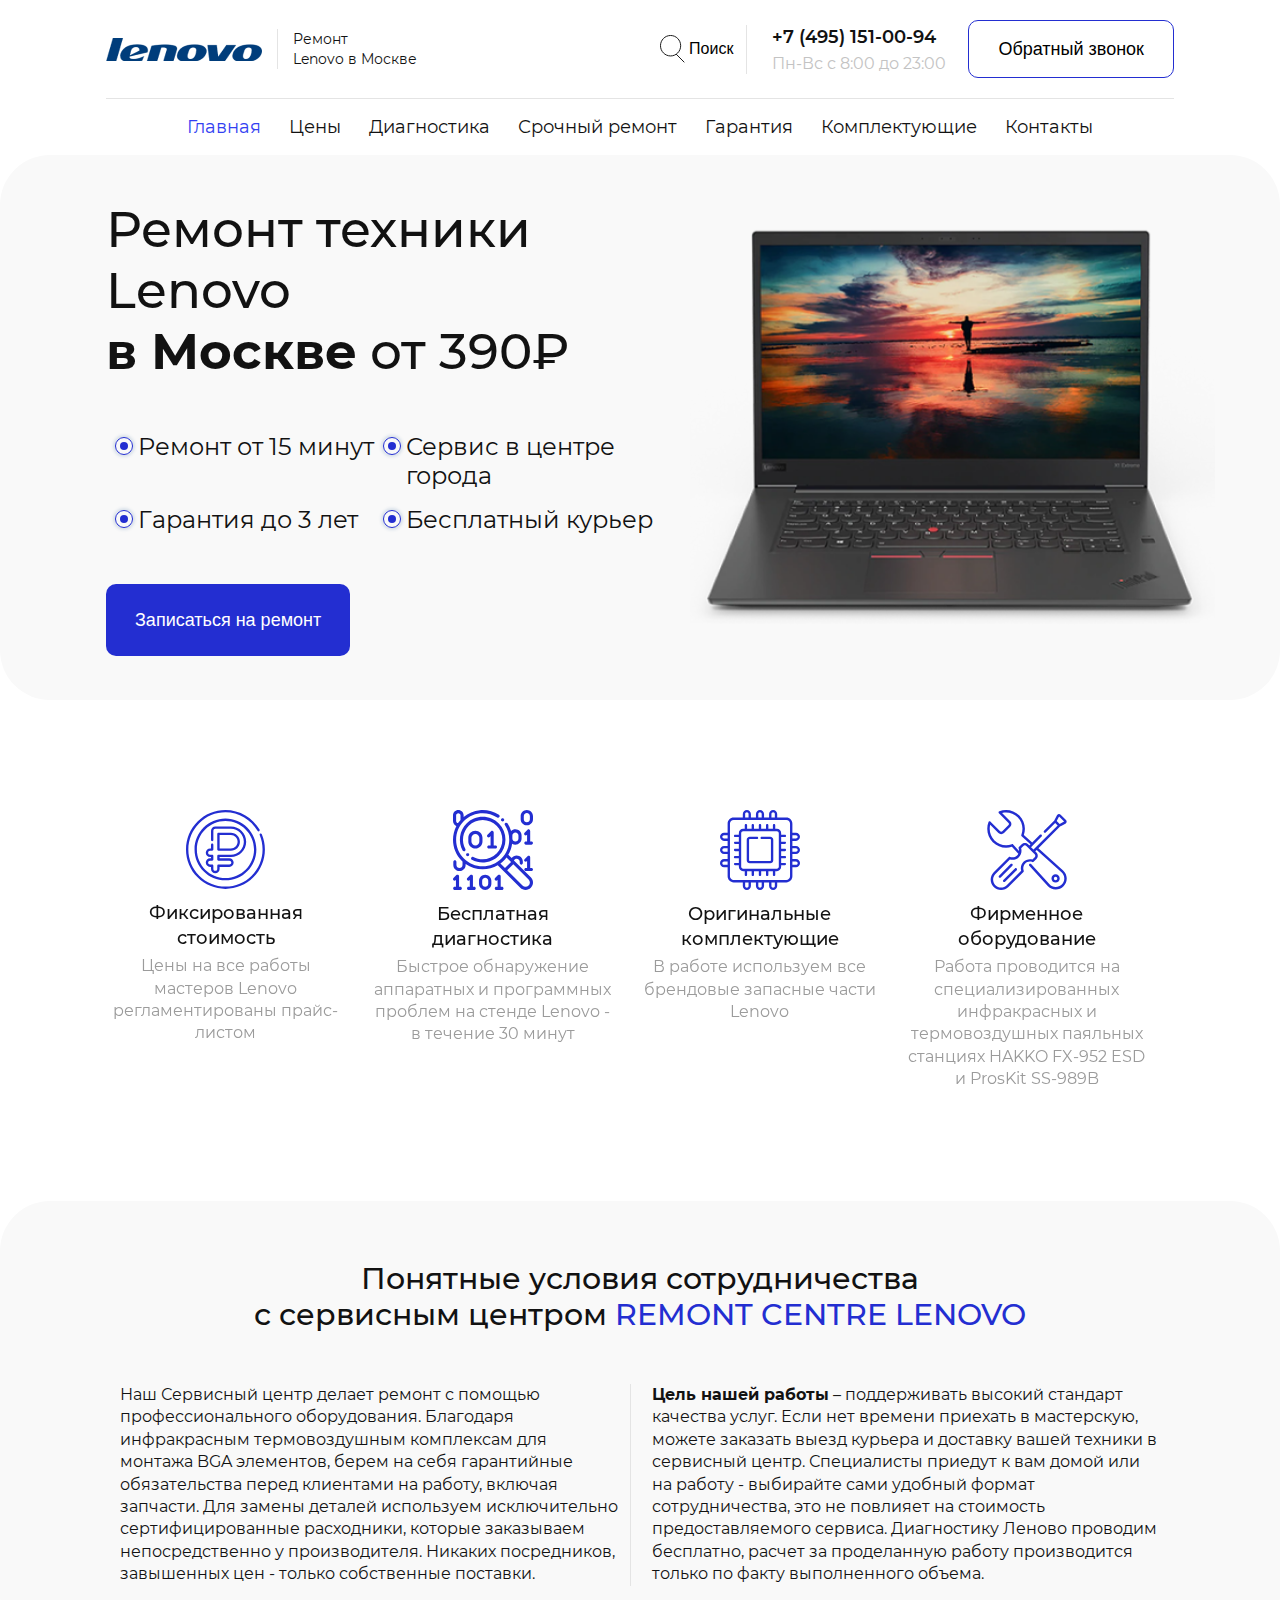
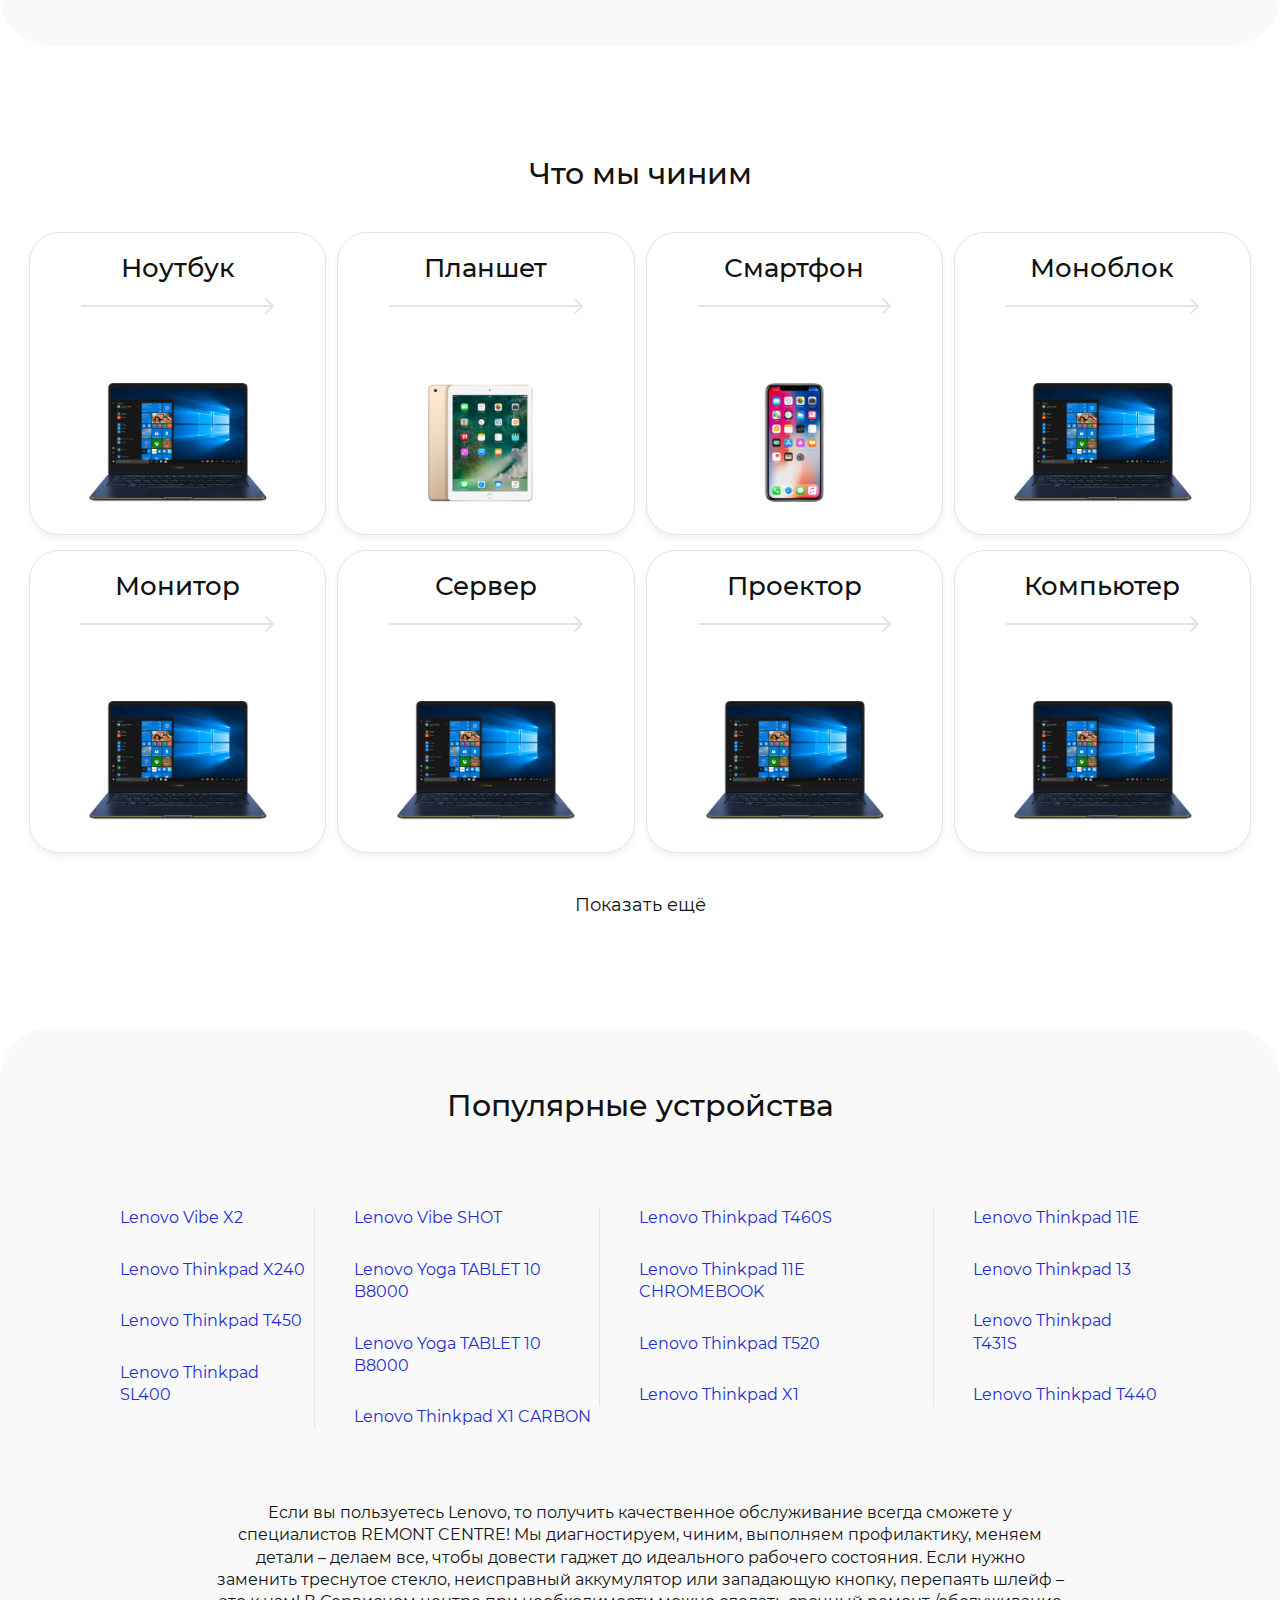
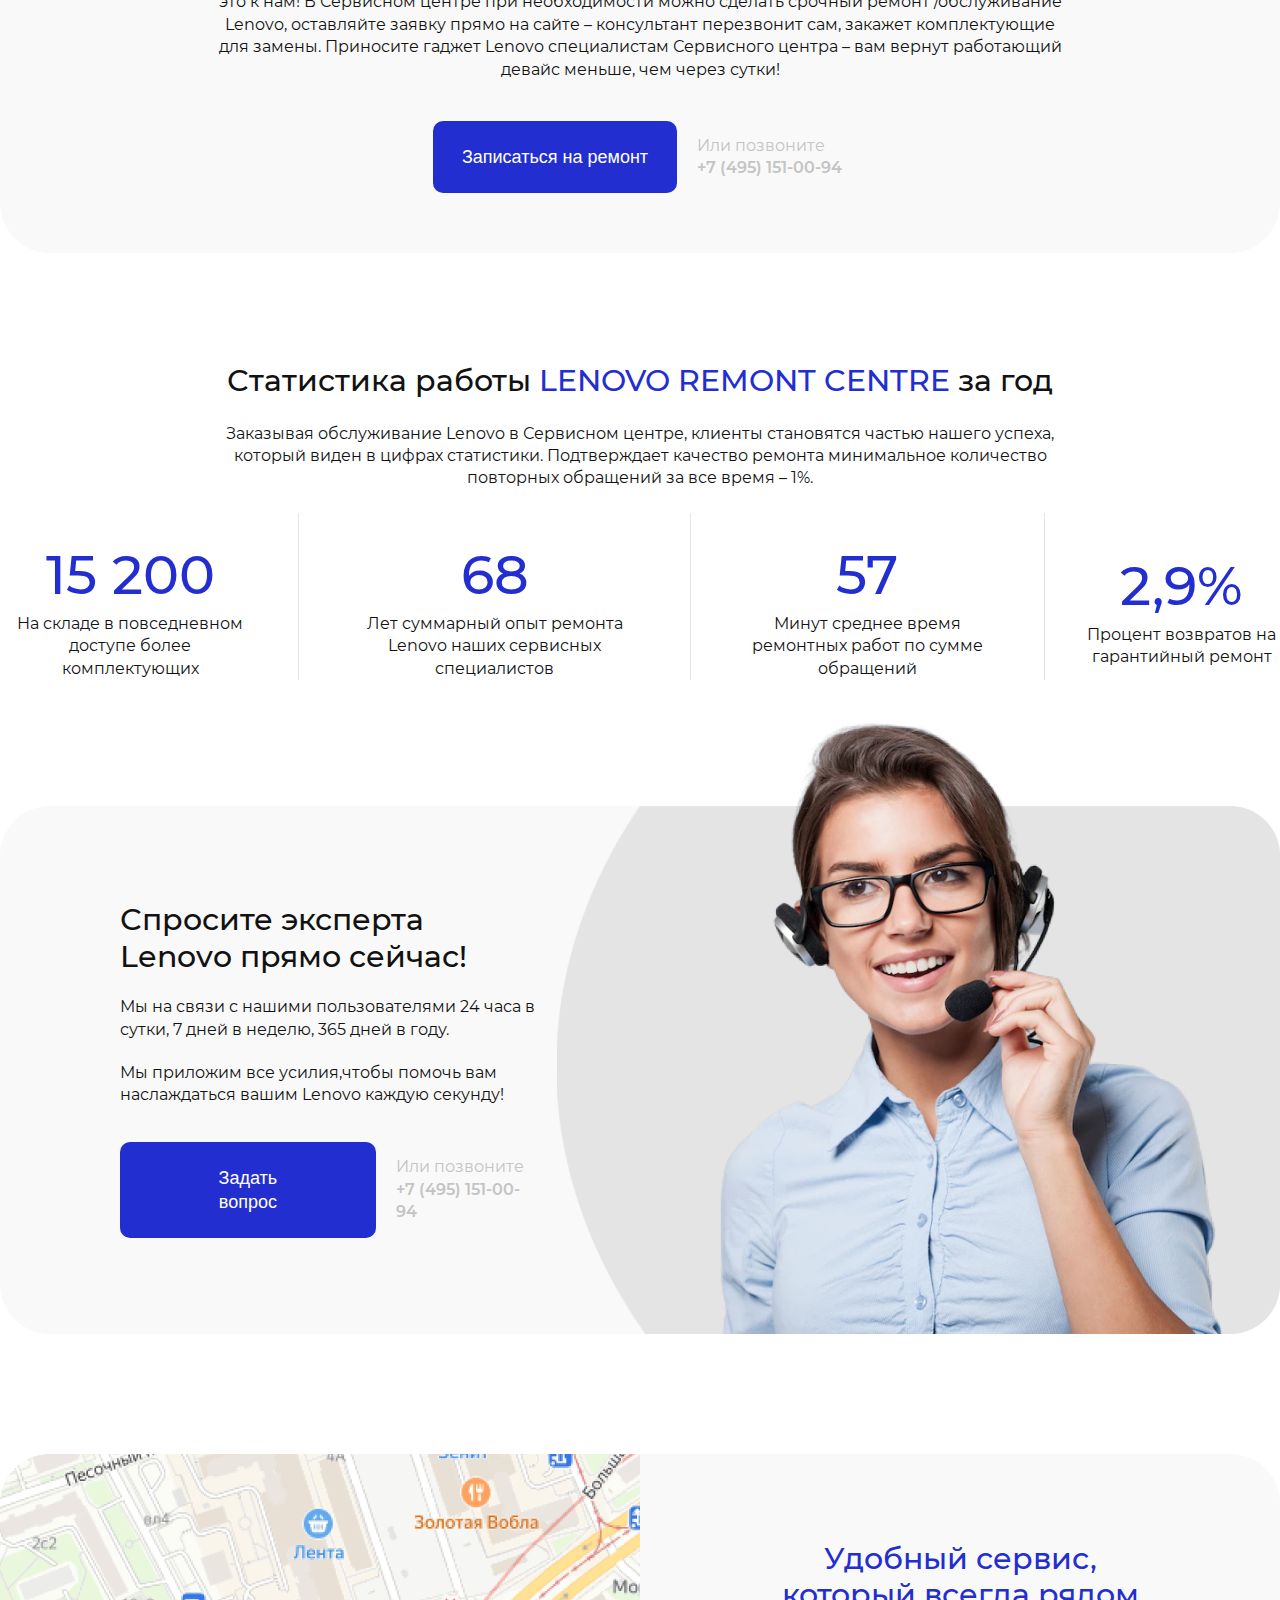
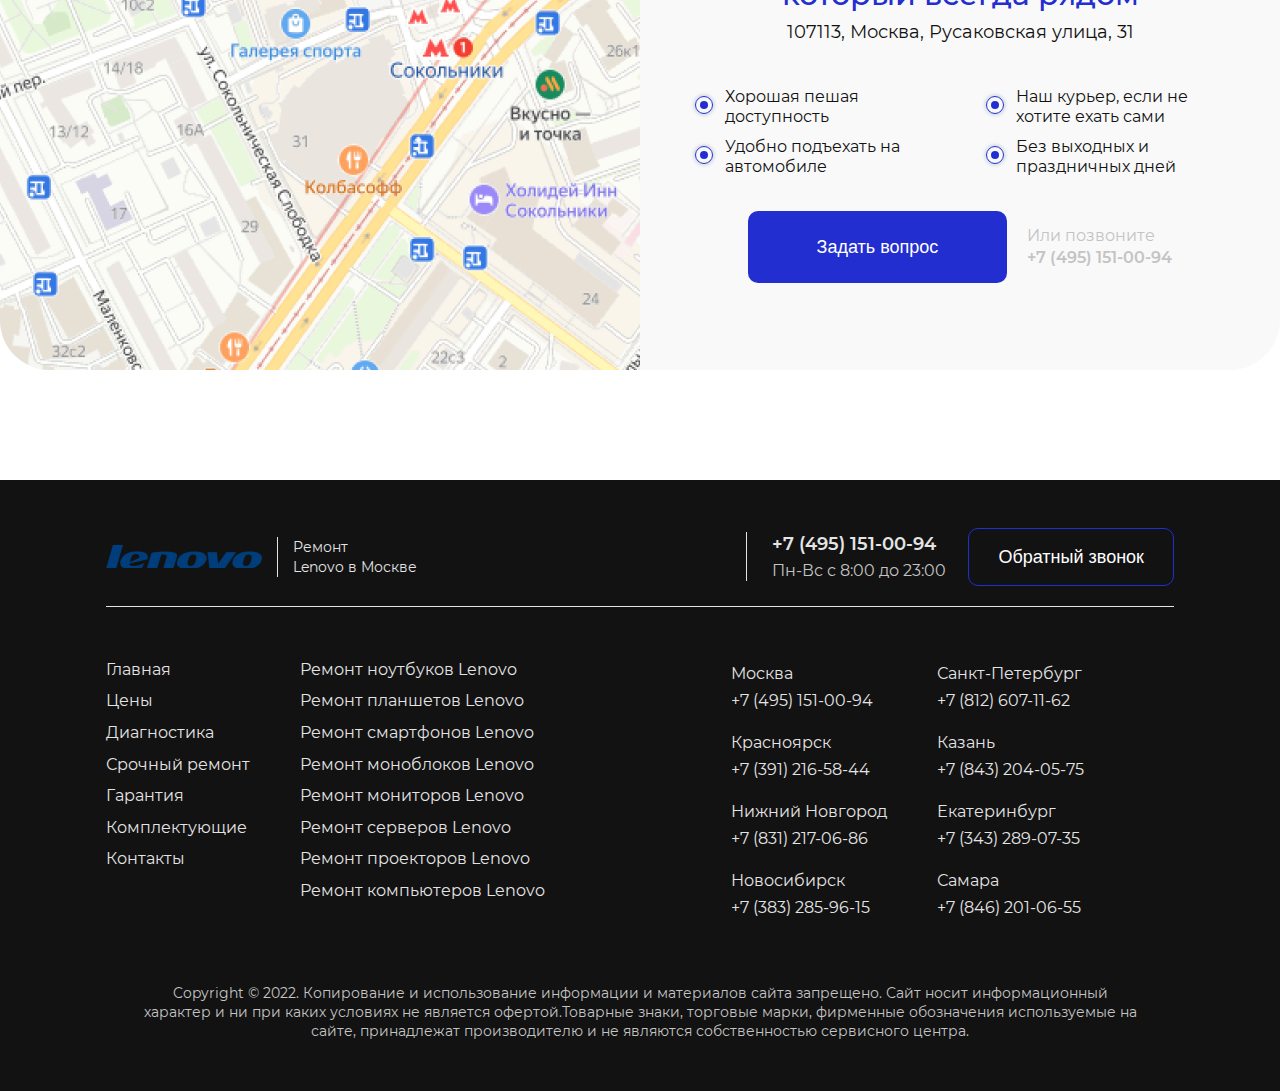
<file: index.html>
<!--Главная-->
<!DOCTYPE html>
<html lang="ru">
<head>
    <meta charset="UTF-8">
    <meta http-equiv="X-UA-Compatible" content="IE=edge">
    <meta name="viewport" content="width=device-width, initial-scale=1.0">
    <link rel="apple-touch-icon" sizes="76x76" href="favicon/apple-touch-icon.png">
    <link rel="icon" type="image/png" sizes="32x32" href="favicon/favicon-32x32.png">
    <link rel="icon" type="image/png" sizes="16x16" href="favicon/favicon-16x16.png">
    <link rel="manifest" href="favicon/site.webmanifest">
    <meta name="msapplication-TileColor" content="#da532c">
    <meta name="theme-color" content="#ffffff">
    <link rel="stylesheet" href="font/stylesheet.css">
    <link rel="stylesheet" href="styles/style.css">
    <title>Ремонт Lenovo в Москве</title>
</head>
<body>
    <header class="header">
        <div class="header__block">        
            <div class="container">
                <div class="header__visible">
                    <div class="header__up">
                        <div class="header__left">
                            <a class="header__logo" href="#">
                                <div class="header__image">
                                    <img src="img/logo.png" alt="Логотип" class="header__img">
                                </div>
                            </a>
                            <div class="header__type">
                                <p class="header__text">Ремонт<br>Lenovo в Москве</p>
                            </div>
                        </div>
                        <div class="header__right">
                            <div class="header__search">
                                <button class="button button__search js-look">
                                    <div class="button__icon">
                                        <img src="img/icon/search.svg" class="button__img" alt="иконка поиска">
                                    </div>
                                    <p class="header__button">Поиск</p>
                                </button>
                            </div>
                            <div class="header__contact">
                                <div class="header__info">
                                    <div>
                                        <a class="header__phone" href="+74951510094">+7 (495) 151-00-94</a>
                                    </div>
                                    <div>
                                        <p class="header__time">Пн-Вс с 8:00 до 23:00</p>
                                    </div>
                                </div>
                                <div>
                                    <button class="button button__header js-popup-open">Обратный звонок</button>
                                </div>
                            </div>
                            <div class="header__menu">
                                <img src="img/icon/burger.svg" alt="иконка для открытия меню" class="header__burger js-burger">
                            </div>
                        </div>
                    </div>
                    <div class="header__down">
                        <div class="header__opacity">
                            <div class="header__carte">
                                <img src="img/icon/cross-burger.svg" alt="иконка для открытия меню" class="header__x js-cross">
                            </div>
                            <ul class="header__list">
                                <li class="header__roster">
                                    <a class="header__link header__link_disabled">Главная</a>
                                </li>
                                <li class="header__roster">
                                    <a class="header__link" href="#">Цены</a>
                                </li>
                                <li class="header__roster">
                                    <a class="header__link" href="#">Диагностика</a>
                                </li>
                                <li class="header__roster">
                                    <a class="header__link" href="#">Срочный ремонт</a>
                                </li>
                                <li class="header__roster">
                                    <a class="header__link" href="#">Гарантия</a>
                                </li>
                                <li class="header__roster">
                                    <a class="header__link" href="#">Комплектующие</a>
                                </li>
                                <li class="header__roster">
                                    <a class=" header__link" href="#">Контакты</a>
                                </li>
                            </ul>
                            <div class="header__contacts">
                                <div class="header__info">
                                    <div>
                                        <a class="header__phone" href="+74951510094">+7 (495) 151-00-94</a>
                                    </div>
                                    <div>
                                        <p class="header__time">Пн-Вс с 8:00 до 23:00</p>
                                    </div>
                                </div>
                                <div>
                                    <button class="button button__header js-popup-open">Обратный звонок</button>
                                </div>
                                <p class="header__address">107113, Москва,<br>Русаковская улица, 31</p>
                            </div>
                        </div>
                    </div>
                </div>
            </div>
            <div class="header__look">
                <div class="container">
                    <div class="header__box">
                        <input id="search" name="search" type="text" class="input input__look" data-toggle="hideseek" data-list="body" placeholder="Что у вас сломалось?">
                        <div class="header__unit">
                            <img src="img/icon/cross-big.svg" class="header__cross js-hide" alt="крестик закрытия формы">
                        </div>
                        <div class="header__see">
                            <ul class="header__schedule">
                                <li>
                                    <a href="#" class="header__seem">Ноутбук</a>
                                </li>
                                <li>
                                    <a href="#" class="header__seem">Смартфон</a>
                                </li>
                            </ul>
                        </div>
                    </div>
                </div>
            </div>
        </div>
    </header>
    <section class="main">
        <div class="container">
            <div class="main__background">
                <div class="main__left">
                    <div class="main__block">
                        <h1 class="main__header">Ремонт техники Lenovo <br class="main__br"><b>в Москве</b> от 390₽</h1>
                        <div class="main__roster">
                            <p class="main__text">Ремонт от 15 минут</p>
                            <p class="main__text">Сервис в центре города</p>
                            <p class="main__text">Гарантия до 3 лет</p>
                            <p class="main__text">Бесплатный курьер</p>                            
                        </div>
                        <div class="main__button">
                            <button class="button button__main js-popup-open">Записаться на ремонт</button>
                        </div>
                    </div>
                </div>
                <div class="main__right">
                    <div class="main__picture">
                        <img src="img/laptop.png" class="main__img" alt="техника которую мы ремонтируем">
                    </div>
                    <div class="main__pushbutton">
                        <button class="button button__main button__main_pushbutton js-popup-open">Записаться на ремонт</button>
                    </div>
                </div>
            </div>
        </div>
    </section>
    <section class="benefit">
        <div class="container">
            <div class="benefit__block">
                <h2 class="benefit__heading">Понятные условия сотрудничества<br>с сервисным центром <span class="benefit__heading_blue">Remont Centre Lenovo</span></h2>
                <div class="benefit__slider">
                    <div class="benefit__card">
                        <img src="img/icon/ruble.svg" alt="иконка рубля">
                        <p class="benefit__title">Фиксированная<br>стоимость</p>
                        <p class="benefit__subtitle">Цены на все работы мастеров Lenovo регламентированы прайс-листом</p>
                    </div>
                    <div class="benefit__card">
                        <img src="img/icon/digital-search.svg" alt="иконка рубля">
                        <p class="benefit__title">Бесплатная<br>диагностика</p>
                        <p class="benefit__subtitle">Быстрое обнаружение аппаратных и программных проблем на стенде Lenovo - в течение 30 минут</p>
                    </div>
                    <div class="benefit__card">
                        <img src="img/icon/processor.svg" alt="иконка рубля">
                        <p class="benefit__title">Оригинальные<br>комплектующие</p>
                        <p class="benefit__subtitle">В работе используем все брендовые запасные части Lenovo</p>
                    </div>
                    <div class="benefit__card">
                        <img src="img/icon/instument.svg" alt="иконка рубля">
                        <p class="benefit__title">Фирменное<br>оборудование</p>
                        <p class="benefit__subtitle">Работа проводится на специализированных инфракрасных и термовоздушных паяльных станциях HAKKO FX-952 ESD и ProsKit SS-989B</p>
                    </div>
                </div>
            </div>
        </div>
    </section>
    <section class="conjuncture">
        <div class="container">
            <div class="conjuncture__background">
                <h2 class="conjuncture__title">Понятные условия сотрудничества<br>с сервисным центром <span class="conjuncture__title_blue">Remont Centre Lenovo</span></h2>
                <div class="conjuncture__block">
                    <div class="conjuncture__box">
                        <p class="conjuncture__subtitle">Наш Сервисный центр делает ремонт с помощью профессионального оборудования. Благодаря инфракрасным термовоздушным комплексам для монтажа BGA элементов, берем на себя гарантийные обязательства перед клиентами на работу, включая запчасти. Для замены деталей используем исключительно сертифицированные расходники, которые заказываем непосредственно у производителя. Никаких посредников, завышенных цен - только собственные поставки.</p>
                    </div>
                    <div class="conjuncture__box conjuncture__box_border">
                        <p class="conjuncture__subtitle conjuncture__subtitle_more"><b>Цель нашей работы</b> – поддерживать высокий стандарт качества услуг. Если нет времени приехать в мастерскую, можете заказать выезд курьера и доставку вашей техники в сервисный центр. Специалисты приедут к вам домой или на работу - выбирайте сами удобный формат сотрудничества, это не повлияет на стоимость предоставляемого сервиса. Диагностику Леново проводим бесплатно, расчет за проделанную работу производится только по факту выполненного объема.</p>
                    </div>
                    <a href="#" class="conjuncture__more">Читать дальше</a>
                </div>
            </div>
        </div>
    </section>
    <section class="fixing">
        <div class="container">
            <h2 class="fixing__title">Что мы чиним</h2>
            <div class="fixing__block">
                <div class="fixing__product">
                    <a class="fixing__card" href="#">
                        <h3 class="fixing__subtitle">Ноутбук</h3>
                        <div class="fixing__arrow"></div>
                        <div class="fixing__picture">
                            <img src="img/laptop-mini.png" alt="Ноутбук" class="fixing__img">
                        </div>
                    </a>
                    <a class="fixing__card" href="#">
                        <h3 class="fixing__subtitle">Планшет</h3>
                        <div class="fixing__arrow"></div>
                        <div class="fixing__picture">
                            <img src="img/tablet.png" alt="Планшет" class="fixing__img">
                        </div>
                    </a>
                    <a class="fixing__card" href="#">
                        <h3 class="fixing__subtitle">Смартфон</h3>
                        <div class="fixing__arrow"></div>
                        <div class="fixing__picture">
                            <img src="img/smartphone.png" alt="Смартфон" class="fixing__img">
                        </div>
                    </a>
                    <a class="fixing__card" href="#">
                        <h3 class="fixing__subtitle">Моноблок</h3>
                        <div class="fixing__arrow"></div>
                        <div class="fixing__picture">
                            <img src="img/laptop-mini.png" alt="оноблок" class="fixing__img">
                        </div>
                    </a>
                    <a class="fixing__card" href="#">
                        <h3 class="fixing__subtitle">Монитор</h3>
                        <div class="fixing__arrow"></div>
                        <div class="fixing__picture">
                            <img src="img/laptop-mini.png" alt="Монитор" class="fixing__img">
                        </div>
                    </a>
                    <a class="fixing__card" href="#">
                        <h3 class="fixing__subtitle">Сервер</h3>
                        <div class="fixing__arrow"></div>
                        <div class="fixing__picture">
                            <img src="img/laptop-mini.png" alt="Сервер" class="fixing__img">
                        </div>
                    </a>
                    <a class="fixing__card" href="#">
                        <h3 class="fixing__subtitle">Проектор</h3>
                        <div class="fixing__arrow"></div>
                        <div class="fixing__picture">
                            <img src="img/laptop-mini.png" alt="Проектор" class="fixing__img">
                        </div>
                    </a>
                    <a class="fixing__card" href="#">
                        <h3 class="fixing__subtitle">Компьютер</h3>
                        <div class="fixing__arrow"></div>
                        <div class="fixing__picture">
                            <img src="img/laptop-mini.png" alt="Компьютер" class="fixing__img">
                        </div>
                    </a>
                </div>
                <div class="fixing__hidden">
                    <ul class="fixing__list">
                        <li class="fixing__ref">
                            <a href="#" class="fixing__link">Lenovo Vibe X2</a>
                        </li>
                        <li class="fixing__ref">
                            <a href="#" class="fixing__link">Lenovo Thinkpad X240</a>
                        </li>
                        <li class="fixing__ref">
                            <a href="#" class="fixing__link">Lenovo Thinkpad T450</a>
                        </li>
                        <li class="fixing__ref">
                            <a href="#" class="fixing__link">Lenovo Thinkpad SL400</a>
                        </li>
                    </ul>
                    <ul class="fixing__list">
                        <li class="fixing__ref">
                            <a href="#" class="fixing__link">Lenovo Vibe X2</a>
                        </li>
                        <li class="fixing__ref">
                            <a href="#" class="fixing__link">Lenovo Thinkpad X240</a>
                        </li>
                        <li class="fixing__ref">
                            <a href="#" class="fixing__link">Lenovo Thinkpad T450</a>
                        </li>
                        <li class="fixing__ref">
                            <a href="#" class="fixing__link">Lenovo Thinkpad SL400</a>
                        </li>
                    </ul>
                    <ul class="fixing__list">
                        <li class="fixing__ref">
                            <a href="#" class="fixing__link">Lenovo Vibe X2</a>
                        </li>
                        <li class="fixing__ref">
                            <a href="#" class="fixing__link">Lenovo Thinkpad X240</a>
                        </li>
                        <li class="fixing__ref">
                            <a href="#" class="fixing__link">Lenovo Thinkpad T450</a>
                        </li>
                        <li class="fixing__ref">
                            <a href="#" class="fixing__link">Lenovo Thinkpad SL400</a>
                        </li>
                    </ul>
                    <ul class="fixing__list">
                        <li class="fixing__ref">
                            <a href="#" class="fixing__link">Lenovo Vibe X2</a>
                        </li>
                        <li class="fixing__ref">
                            <a href="#" class="fixing__link">Lenovo Thinkpad X240</a>
                        </li>
                        <li class="fixing__ref">
                            <a href="#" class="fixing__link">Lenovo Thinkpad T450</a>
                        </li>
                        <li class="fixing__ref">
                            <a href="#" class="fixing__link">Lenovo Thinkpad SL400</a>
                        </li>
                    </ul>
                </div>
                <div class="fixing__bottom">
                    <a href="#" class="fixing__more">Показать ещё</a>
                </div>
            </div>
        </div>
    </section>
    <section class="devices">
        <div class="container">
            <div class="devices__background">
                <div class="devices__title">Популярные устройства</div>
                <div class="devices__lists">
                    <ul class="devices__list">
                        <li class="devices__ref">
                            <a href="#" class="devices__link">Lenovo Vibe X2</a>
                        </li>
                        <li class="devices__ref">
                            <a href="#" class="devices__link">Lenovo Thinkpad X240</a>
                        </li>
                        <li class="devices__ref">
                            <a href="#" class="devices__link">Lenovo Thinkpad T450</a>
                        </li>
                        <li class="devices__ref">
                            <a href="#" class="devices__link">Lenovo Thinkpad SL400</a>
                        </li>
                    </ul>
                    <ul class="devices__list">
                        <li class="devices__ref">
                            <a href="#" class="devices__link">Lenovo Vibe SHOT</a>
                        </li>
                        <li class="devices__ref">
                            <a href="#" class="devices__link">Lenovo Yoga TABLET 10 B8000</a>
                        </li>
                        <li class="devices__ref">
                            <a href="#" class="devices__link">Lenovo Yoga TABLET 10 B8000</a>
                        </li>
                        <li class="devices__ref">
                            <a href="#" class="devices__link">Lenovo Thinkpad X1 CARBON</a>
                        </li>
                    </ul>
                    <ul class="devices__list">
                        <li class="devices__ref">
                            <a href="#" class="devices__link">Lenovo Thinkpad T460S</a>
                        </li>
                        <li class="devices__ref">
                            <a href="#" class="devices__link">Lenovo Thinkpad 11E CHROMEBOOK</a>
                        </li>
                        <li class="devices__ref">
                            <a href="#" class="devices__link">Lenovo Thinkpad T520</a>
                        </li>
                        <li class="devices__ref">
                            <a href="#" class="devices__link">Lenovo Thinkpad X1</a>
                        </li>
                    </ul>
                    <ul class="devices__list">
                        <li class="devices__ref">
                            <a href="#" class="devices__link">Lenovo Thinkpad 11E</a>
                        </li>
                        <li class="devices__ref">
                            <a href="#" class="devices__link">Lenovo Thinkpad 13</a>
                        </li>
                        <li class="devices__ref">
                            <a href="#" class="devices__link">Lenovo Thinkpad T431S</a>
                        </li>
                        <li class="devices__ref">
                            <a href="#" class="devices__link">Lenovo Thinkpad T440</a>
                        </li>
                    </ul>
                </div>
                <div class="devices__text">
                    <p class="devices__subtitle">Если вы пользуетесь Lenovo, то получить качественное обслуживание всегда сможете у специалистов REMONT CENTRE! Мы диагностируем, чиним, выполняем профилактику, меняем детали – делаем все, чтобы довести гаджет до идеального рабочего состояния. Если нужно заменить треснутое стекло, неисправный аккумулятор или западающую кнопку, перепаять шлейф – это к нам! В Сервисном центре при необходимости можно сделать срочный ремонт /обслуживание Lenovo, оставляйте заявку прямо на сайте – консультант перезвонит сам, закажет комплектующие для замены. Приносите гаджет Lenovo специалистам Сервисного центра – вам вернут работающий девайс меньше, чем через сутки!</p>
                </div>
                <div class="devices__info">
                    <button class="button button__main button__main_pushbutton js-popup-open">Записаться на ремонт</button>
                    <div class="devices__propose">
                        <p class="devices__suggest">Или позвоните</p>
                        <a href="+74951510094" class="devices__phone">+7 (495) 151-00-94</a>
                    </div>
                </div>
            </div>
        </div>
    </section>
    <section class="statistics">
        <div class="container">
            <h2 class="statistics__title">Статистика работы <span class="statistics__title_blue">LENOVO REMONT CENTRE</span> за год</h2>
            <div class="statistics__text">
                <p class="statistics__subtitle">Заказывая обслуживание Lenovo в Сервисном центре, клиенты становятся частью нашего успеха, который виден в цифрах статистики. Подтверждает качество ремонта минимальное количество повторных обращений за все время – 1%.</p>
            </div>
            <div class="statistics__information">
                <div class="statistics__card">
                    <p class="statistics__number">15 200</p>
                    <p class="statistics__info">На складе в повседневном доступе более комплектующих</p>
                </div>
                <div class="statistics__card">
                    <p class="statistics__number">68</p>
                    <p class="statistics__info">Лет суммарный опыт ремонта Lenovo наших сервисных специалистов </p>
                </div>
                <div class="statistics__card">
                    <p class="statistics__number">57</p>
                    <p class="statistics__info">Минут среднее время ремонтных работ по сумме обращений</p>
                </div>
                <div class="statistics__card">
                    <p class="statistics__number">2,9%</p>
                    <p class="statistics__info">Процент возвратов на гарантийный ремонт </p>
                </div>
            </div>
        </div>
    </section>
    <section class="ask">
        <div class="container">
            <div class="ask__background">
                <div class="ask__left">
                    <h2 class="ask__title">Спросите эксперта<br>Lеnovo прямо сейчас!</h2>
                    <p class="ask__subtitle">Мы на связи с нашими пользователями 24 часа в сутки, 7 дней в неделю, 365 дней в году.</p>
                    <p class="ask__subtitle">Мы приложим все усилия,чтобы помочь вам наслаждаться вашим Lenovo каждую секунду!</p>
                    <div class="ask__info">
                        <button class="button button__main button__main_padding js-popup-open">Задать вопрос</button>
                        <div class="ask__propose">
                            <p class="ask__suggest">Или позвоните</p>
                            <a href="+74951510094" class="ask__phone">+7 (495) 151-00-94</a>
                        </div>
                    </div>
                </div>
                <div class="ask__right">

                </div>
                <div class="ask__additionally">
                    <button class="button button__main button__main_padding button__main_pushbutton js-popup-open">Задать вопрос</button>
                    <div class="ask__propose">
                        <p class="ask__suggest">Или позвоните</p>
                        <a href="+74951510094" class="ask__phone">+7 (495) 151-00-94</a>
                    </div>
                </div>
            </div>
        </div>
    </section>
    <section class="contacts">
        <div class="container">
            <div class="contacts__background">
                <div class="contacts__additionally">
                    <button class="button button__main button__main_padding button__main_pushbutton js-popup-open">Задать вопрос</button>
                    <div class="contacts__propose">
                        <p class="contacts__suggest">Или позвоните</p>
                        <a href="+74951510094" class="contacts__phone">+7 (495) 151-00-94</a>
                    </div>
                </div>
                <div class="contacts__left">
                    <img src="img/map.png" alt="" class="contacts__map">
                </div>

                <div class="contacts__right">
                    <h2 class="contacts__title">Удобный сервис,<br>который всегда рядом</h2>
                    <p class="contacts__address">107113, Москва, Русаковская улица, 31</p>
                    <div class="contacts__roster">
                        <ul class="contacts__list">
                            <li class="contacts__text">Хорошая пешая доступность</li>
                            <li class="contacts__text">Удобно подъехать на автомобиле</li>
                        </ul>
                        <ul class="contacts__list">
                            <li class="contacts__text">Наш курьер, если не хотите ехать сами</li>
                            <li class="contacts__text">Без выходных и праздничных дней</li>
                        </ul>
                    </div>
                    <div class="contacts__info">
                        <button class="button button__main button__main_padding js-popup-open">Задать вопрос</button>
                        <div class="contacts__propose">
                            <p class="contacts__suggest">Или позвоните</p>
                            <a href="+74951510094" class="contacts__phone">+7 (495) 151-00-94</a>
                        </div>
                    </div>
                </div>
            </div>
        </div>
    </section>
    <footer class="footer">
        <div class="container">
            <div class="footer__block">
                <div class="footer__accordion">
                    <div class="footer__item">
                        <div class="footer__trigger">
                            <p class="footer__checklist">Информация</p>
                            <svg viewBox="0 0 19 10" fill="none" xmlns="http://www.w3.org/2000/svg" class="footer__arrow">
                                <path d="M1 0.75L9.5 9.25L18 0.75" stroke-linecap="round" stroke-linejoin="round"/>
                            </svg>
                        </div>
                        <div class="footer__content">
                            <ul class="footer__list">
                                <li class="footer__ref">
                                    <a href="#" class="footer__link">Главная</a>
                                </li>
                                <li class="footer__ref">
                                    <a href="#" class="footer__link">Цены</a>
                                </li>
                                <li class="footer__ref">
                                    <a href="#" class="footer__link">Диагностика</a>
                                </li>
                                <li class="footer__ref">
                                    <a href="#" class="footer__link">Срочный ремонт</a>
                                </li>
                                <li class="footer__ref">
                                    <a href="#" class="footer__link">Гарантия</a>
                                </li>
                                <li class="footer__ref">
                                    <a href="#" class="footer__link">Комплектующие</a>
                                </li>
                                <li class="footer__ref">
                                    <a href="#" class="footer__link">Контакты</a>
                                </li>
                            </ul>
                        </div>
                    </div>
                    <div class="footer__item">
                        <div class="footer__trigger">
                            <p class="footer__checklist">Ремонт</p>
                            <svg viewBox="0 0 19 10" fill="none" xmlns="http://www.w3.org/2000/svg" class="footer__arrow">
                                <path d="M1 0.75L9.5 9.25L18 0.75" stroke-linecap="round" stroke-linejoin="round"/>
                            </svg>
                        </div>
                        <div class="footer__content">
                            <ul class="footer__list">
                                <li class="footer__ref">
                                    <a href="#" class="footer__link">Ремонт ноутбуков Lenovo</a>
                                </li>
                                <li class="footer__ref">
                                    <a href="#" class="footer__link">Ремонт планшетов Lenovo</a>
                                </li>
                                <li class="footer__ref">
                                    <a href="#" class="footer__link">Ремонт смартфонов Lenovo</a>
                                </li>
                                <li class="footer__ref">
                                    <a href="#" class="footer__link">Ремонт моноблоков Lenovo</a>
                                </li>
                                <li class="footer__ref">
                                    <a href="#" class="footer__link">Ремонт мониторов Lenovo</a>
                                </li>
                                <li class="footer__ref">
                                    <a href="#" class="footer__link">Ремонт серверов Lenovo</a>
                                </li>
                                <li class="footer__ref">
                                    <a href="#" class="footer__link">Ремонт проекторов Lenovo</a>
                                </li>
                                <li class="footer__ref">
                                    <a href="#" class="footer__link">Ремонт компьютеров Lenovo</a>
                                </li>
                            </ul>
                        </div>
                    </div>
                    <div class="footer__item">
                        <div class="footer__trigger footer__trigger_none">
                            <p class="footer__checklist">Города</p>
                            <svg viewBox="0 0 19 10" fill="none" xmlns="http://www.w3.org/2000/svg" class="footer__arrow">
                                <path d="M1 0.75L9.5 9.25L18 0.75" stroke-linecap="round" stroke-linejoin="round"/>
                            </svg>
                        </div>
                        <div class="footer__content">
                            <ul class="footer__list">
                                <li class="footer__ref footer__ref_padding">
                                    <a href="#" class="footer__link footer__link_line">Москва<br>+7 (495) 151-00-94</a>
                                </li>
                                <li class="footer__ref footer__ref_padding">
                                    <a href="#" class="footer__link footer__link_line">Красноярск<br>+7 (391) 216-58-44</a>
                                </li>
                                <li class="footer__ref footer__ref_padding">
                                    <a href="#" class="footer__link footer__link_line">Нижний Новгород<br>+7 (831) 217-06-86</a>
                                </li>
                                <li class="footer__ref footer__ref_padding">
                                    <a href="#" class="footer__link footer__link_line">Новосибирск<br>+7 (383) 285-96-15</a>
                                </li>
                                <li class="footer__ref footer__ref_padding">
                                    <a href="#" class="footer__link footer__link_line">Санкт-Петербург<br>+7 (812) 607-11-62</a>
                                </li>
                                <li class="footer__ref footer__ref_padding">
                                    <a href="#" class="footer__link footer__link_line">Казань<br>+7 (843) 204-05-75</a>
                                </li>
                                <li class="footer__ref footer__ref_padding">
                                    <a href="#" class="footer__link footer__link_line">Екатеринбург<br>+7 (343) 289-07-35</a>
                                </li>
                                <li class="footer__ref footer__ref_padding">
                                    <a href="#" class="footer__link footer__link_line">Самара<br>+7 (846) 201-06-55</a>
                                </li>
                            </ul>
                        </div>
                    </div>
                </div>
                <div class="footer__up">
                    <div class="footer__left">
                        <a class="footer__logo" href="#">
                            <div class="footer__image">
                                <img src="img/logo.png" alt="Логотип" class="footer__img">
                            </div>
                        </a>
                        <div class="footer__type">
                            <p class="footer__text">Ремонт<br>Lenovo в Москве</p>
                        </div>
                    </div>
                    <div class="footer__right">
                        <div class="footer__contact">
                            <div class="footer__info">
                                <div>
                                    <a class="footer__phone" href="+74951510094">+7 (495) 151-00-94</a>
                                </div>
                                <div>
                                    <p class="footer__time">Пн-Вс с 8:00 до 23:00</p>
                                </div>
                            </div>
                            <div>
                                <button class="button button__header button__footer js-popup-open">Обратный звонок</button>
                            </div>
                        </div>
                    </div>
                </div>
                <div class="footer__middle">
                    <div class="footer__leftward">
                        <ul class="footer__list">
                            <li class="footer__ref">
                                <a href="#" class="footer__link">Главная</a>
                            </li>
                            <li class="footer__ref">
                                <a href="#" class="footer__link">Цены</a>
                            </li>
                            <li class="footer__ref">
                                <a href="#" class="footer__link">Диагностика</a>
                            </li>
                            <li class="footer__ref">
                                <a href="#" class="footer__link">Срочный ремонт</a>
                            </li>
                            <li class="footer__ref">
                                <a href="#" class="footer__link">Гарантия</a>
                            </li>
                            <li class="footer__ref">
                                <a href="#" class="footer__link">Комплектующие</a>
                            </li>
                            <li class="footer__ref">
                                <a href="#" class="footer__link">Контакты</a>
                            </li>
                        </ul>
                        <ul class="footer__list">
                            <li class="footer__ref">
                                <a href="#" class="footer__link">Ремонт ноутбуков Lenovo</a>
                            </li>
                            <li class="footer__ref">
                                <a href="#" class="footer__link">Ремонт планшетов Lenovo</a>
                            </li>
                            <li class="footer__ref">
                                <a href="#" class="footer__link">Ремонт смартфонов Lenovo</a>
                            </li>
                            <li class="footer__ref">
                                <a href="#" class="footer__link">Ремонт моноблоков Lenovo</a>
                            </li>
                            <li class="footer__ref">
                                <a href="#" class="footer__link">Ремонт мониторов Lenovo</a>
                            </li>
                            <li class="footer__ref">
                                <a href="#" class="footer__link">Ремонт серверов Lenovo</a>
                            </li>
                            <li class="footer__ref">
                                <a href="#" class="footer__link">Ремонт проекторов Lenovo</a>
                            </li>
                            <li class="footer__ref">
                                <a href="#" class="footer__link">Ремонт компьютеров Lenovo</a>
                            </li>
                        </ul>
                    </div>
                    <div class="footer__rightward">
                        <ul class="footer__list">
                            <li class="footer__ref footer__ref_padding">
                                <a href="#" class="footer__link footer__link_line">Москва<br>+7 (495) 151-00-94</a>
                            </li>
                            <li class="footer__ref footer__ref_padding">
                                <a href="#" class="footer__link footer__link_line">Красноярск<br>+7 (391) 216-58-44</a>
                            </li>
                            <li class="footer__ref footer__ref_padding">
                                <a href="#" class="footer__link footer__link_line">Нижний Новгород<br>+7 (831) 217-06-86</a>
                            </li>
                            <li class="footer__ref footer__ref_padding">
                                <a href="#" class="footer__link footer__link_line">Новосибирск<br>+7 (383) 285-96-15</a>
                            </li>
                        </ul>
                        <ul class="footer__list">
                            <li class="footer__ref footer__ref_padding">
                                <a href="#" class="footer__link footer__link_line">Санкт-Петербург<br>+7 (812) 607-11-62</a>
                            </li>
                            <li class="footer__ref footer__ref_padding">
                                <a href="#" class="footer__link footer__link_line">Казань<br>+7 (843) 204-05-75</a>
                            </li>
                            <li class="footer__ref footer__ref_padding">
                                <a href="#" class="footer__link footer__link_line">Екатеринбург<br>+7 (343) 289-07-35</a>
                            </li>
                            <li class="footer__ref footer__ref_padding">
                                <a href="#" class="footer__link footer__link_line">Самара<br>+7 (846) 201-06-55</a>
                            </li>
                        </ul>
                    </div>
                </div>
                <div class="footer__down">
                    <p class="footer__copyright">Copyright © 2022. Копирование и использование информации и материалов сайта запрещено. Сайт носит информационный характер и ни при каких условиях не является офертой.Товарные знаки, торговые марки, фирменные обозначения используемые на сайте, принадлежат производителю и не являются собственностью сервисного центра.</p>
                </div>
            </div>
        </div>
    </footer>
    <div class="popup">
        <div class="popup__block">
            <a class="popup__cross popup__cross_none js-popup-close" href="#">
                <img src="img/icon/cross.svg" alt="крестик для закрятия popup">
            </a>
                <p class="popup__title">Запишитесь на ремонт</p>
                <p class="popup__subtitle">И мы свяжемся с вами<br>в течение 3 минут!</p>
                <form class="popup__form">
                    <input class="input" type="text" name="name" placeholder="Ваше имя">
                    <input class="input js-phone" type="tel" name="phone" placeholder="+7 (___) ___-__-__">
                    <select class="select" name="select">
                        <option value="">Тип устройства</option>
                        <option value="laptop">Ноутбук</option>
                        <option value="smartphone">Смартфон</option>
                        <option value="screen">Монитор</option>
                        <option value="tablet">Планшет</option>
                        <option value="monoblock">Моноблок</option>
                        <option value="projector">Проектор</option>
                    </select>
                </form>
                <div class="popup__button">
                    <button class="button button__popup js-popup-send">Отправить</button>
                </div>
                <p class="popup__small">отправляя заявку вы даете согласие<br>на обработку персональных данных</p>
        </div>
    </div>
    <div class="popup_good">
        <div class="popup__block popup__block_good">
            <a class="popup__cross js-popup-close" href="#">
                <img src="img/icon/cross.svg" alt="крестик для закрятия popup">
            </a>
                <div class="popup__circle popup__circle_blue">
                    <img src="img/icon/check-mark.svg" alt="Галочка, подтверждающая удачную отправку вашего запроса">
                </div>
                <p class="popup__title">Ваши данные<br>успешно отправлены</p>
                <p class="popup__subtitle popup__subtitle_padding">Заявка принята, ожидайте звонка менеджера</p>
        </div>
    </div>
    <div class="popup_bad">
        <div class="popup__block popup__block_good">
            <a class="popup__cross js-popup-close" href="#">
                <img src="img/icon/cross.svg" alt="крестик для закрятия popup">
            </a>
                <div class="popup__circle popup__circle_red">
                    <img src="img/icon/cross-big.svg" alt="Крест, который говорит, что что-то пошло не так">
                </div>
                <p class="popup__title">Ошибка</p>
                <p class="popup__subtitle popup__subtitle_padding">Неверно введены данные,<br>попробуйте снова</p>
        </div>
    </div>
    <script src="script/jQuery-3.6.1.js"></script>
    <script src="script/jquery.maskedinput.min.js"></script>
    <script src="script/jquery.hideseek.min.js"></script>
    <script src="script/slick.min.js"></script>
    <script src="script/script.js"></script>
</body>
</html>
</file>
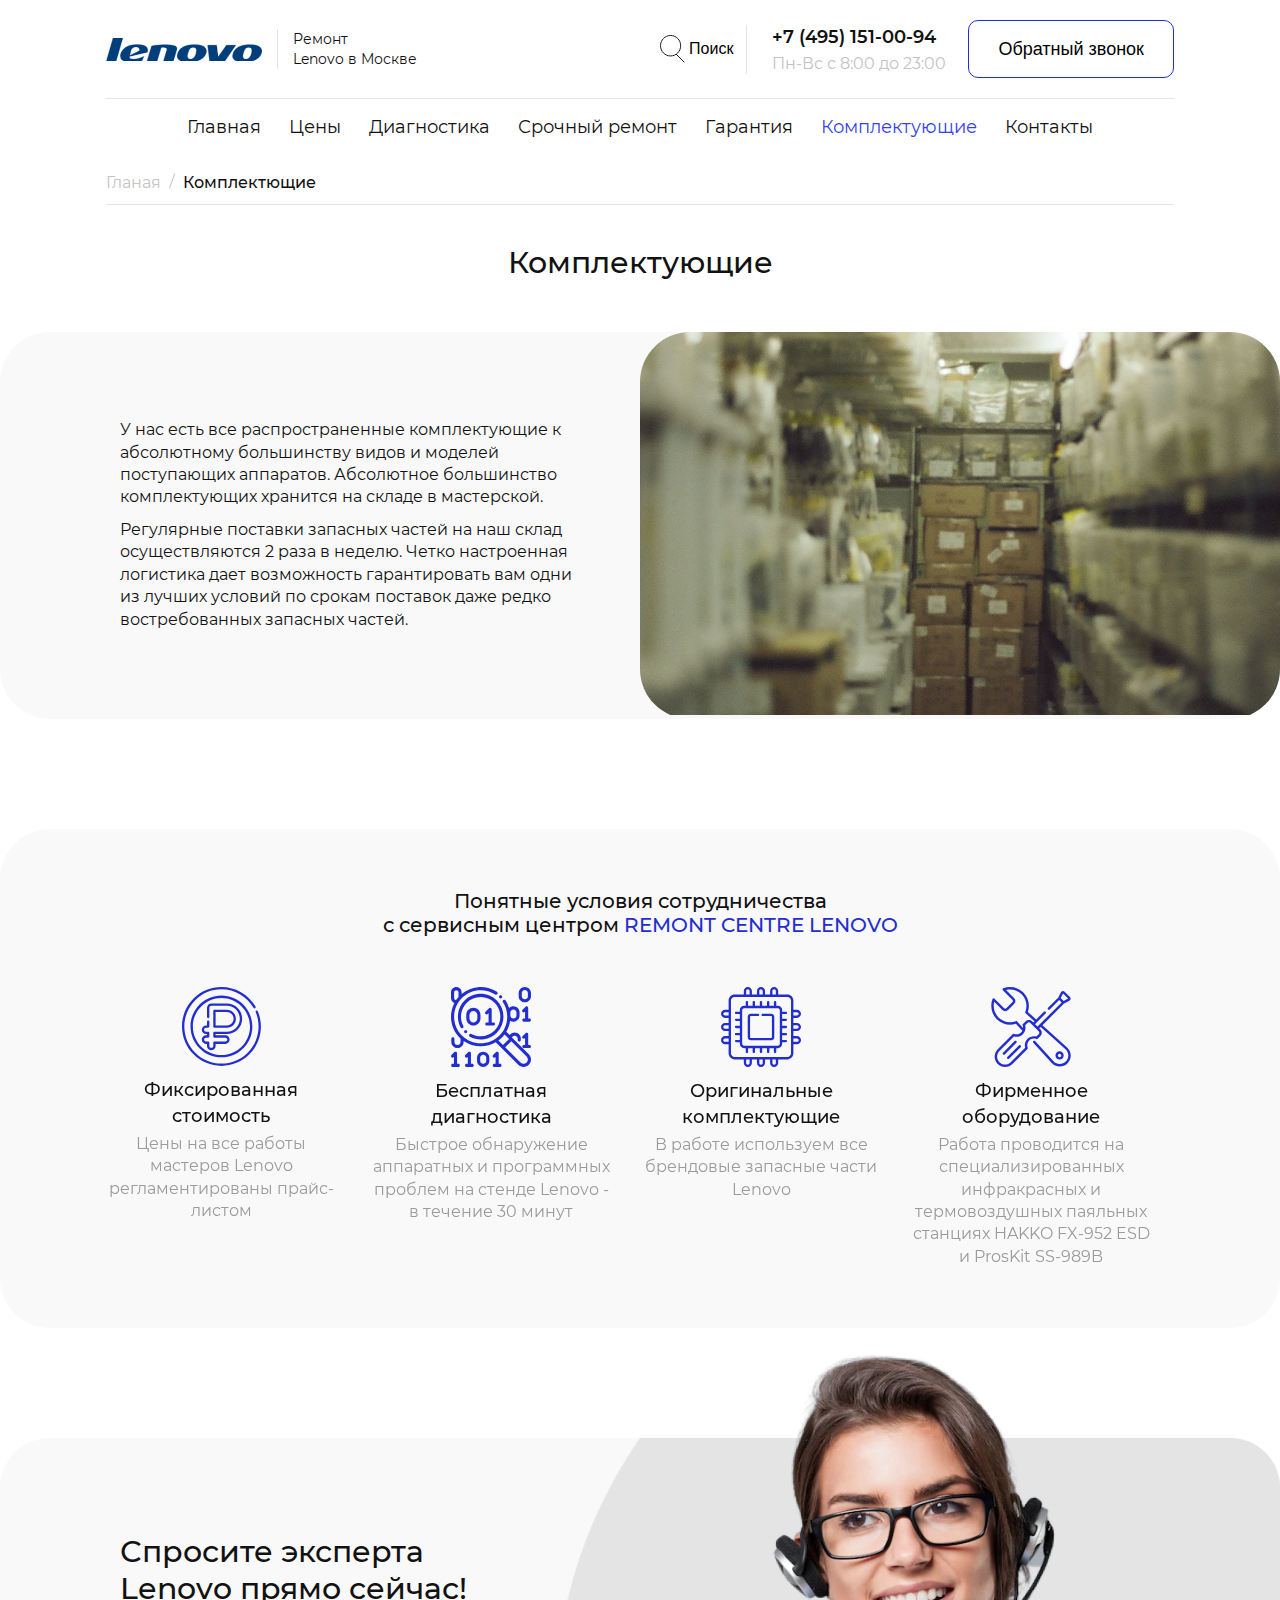
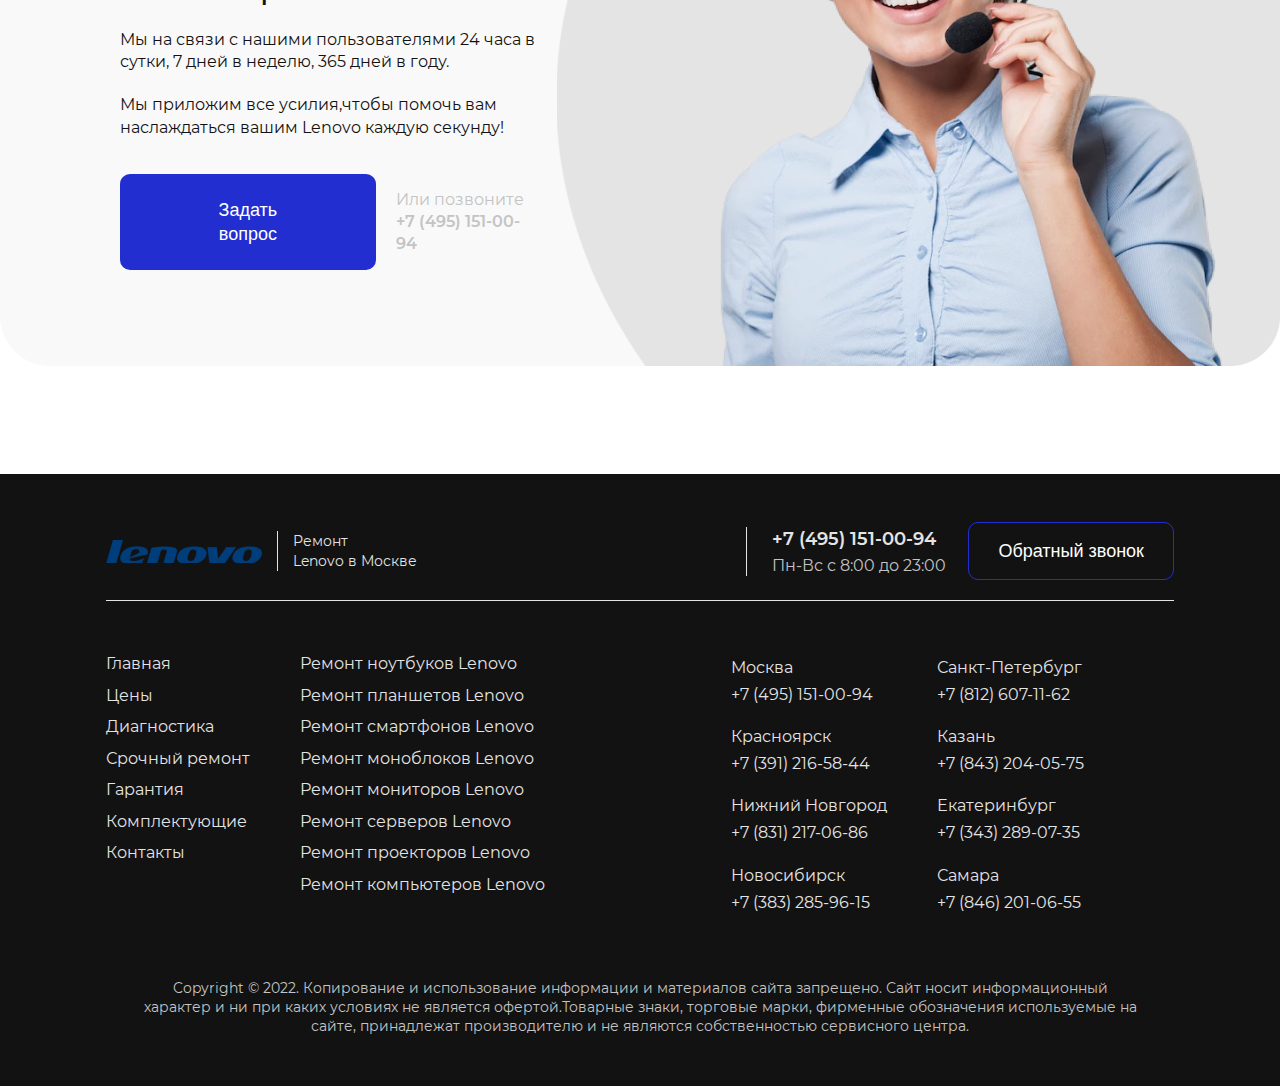
<file: components.html>
<!--Комплектующие-->
<!DOCTYPE html>
<html lang="ru">
<head>
    <meta charset="UTF-8">
    <meta http-equiv="X-UA-Compatible" content="IE=edge">
    <meta name="viewport" content="width=device-width, initial-scale=1.0">
    <link rel="apple-touch-icon" sizes="76x76" href="favicon/apple-touch-icon.png">
    <link rel="icon" type="image/png" sizes="32x32" href="favicon/favicon-32x32.png">
    <link rel="icon" type="image/png" sizes="16x16" href="favicon/favicon-16x16.png">
    <link rel="manifest" href="favicon/site.webmanifest">
    <meta name="msapplication-TileColor" content="#da532c">
    <meta name="theme-color" content="#ffffff">
    <link rel="stylesheet" href="font/stylesheet.css">
    <link rel="stylesheet" href="styles/style.css">
    <title>Ремонт Lenovo в Москве</title>
</head>
<body>
    <header class="header">
        <div class="header__block">        
            <div class="container">
                <div class="header__visible">
                    <div class="header__up">
                        <div class="header__left">
                            <a class="header__logo" href="#">
                                <div class="header__image">
                                    <img src="img/logo.png" alt="Логотип" class="header__img">
                                </div>
                            </a>
                            <div class="header__type">
                                <p class="header__text">Ремонт<br>Lenovo в Москве</p>
                            </div>
                        </div>
                        <div class="header__right">
                            <div class="header__search">
                                <button class="button button__search js-look">
                                    <div class="button__icon">
                                        <img src="img/icon/search.svg" class="button__img" alt="иконка поиска">
                                    </div>
                                    <p class="header__button">Поиск</p>
                                </button>
                            </div>
                            <div class="header__contact">
                                <div class="header__info">
                                    <div>
                                        <a class="header__phone" href="+74951510094">+7 (495) 151-00-94</a>
                                    </div>
                                    <div>
                                        <p class="header__time">Пн-Вс с 8:00 до 23:00</p>
                                    </div>
                                </div>
                                <div>
                                    <button class="button button__header js-popup-open">Обратный звонок</button>
                                </div>
                            </div>
                            <div class="header__menu">
                                <img src="img/icon/burger.svg" alt="иконка для открытия меню" class="header__burger js-burger">
                            </div>
                        </div>
                    </div>
                    <div class="header__down">
                        <div class="header__opacity">
                            <div class="header__carte">
                                <img src="img/icon/cross-burger.svg" alt="иконка для открытия меню" class="header__x js-cross">
                            </div>
                            <ul class="header__list">
                                <li class="header__roster">
                                    <a class="header__link">Главная</a>
                                </li>
                                <li class="header__roster">
                                    <a class="header__link" href="#">Цены</a>
                                </li>
                                <li class="header__roster">
                                    <a class="header__link" href="#">Диагностика</a>
                                </li>
                                <li class="header__roster">
                                    <a class="header__link" href="#">Срочный ремонт</a>
                                </li>
                                <li class="header__roster">
                                    <a class="header__link" href="#">Гарантия</a>
                                </li>
                                <li class="header__roster">
                                    <a class="header__link header__link_disabled" href="#">Комплектующие</a>
                                </li>
                                <li class="header__roster">
                                    <a class=" header__link" href="#">Контакты</a>
                                </li>
                            </ul>
                            <div class="header__contacts">
                                <div class="header__info">
                                    <div>
                                        <a class="header__phone" href="+74951510094">+7 (495) 151-00-94</a>
                                    </div>
                                    <div>
                                        <p class="header__time">Пн-Вс с 8:00 до 23:00</p>
                                    </div>
                                </div>
                                <div>
                                    <button class="button button__header js-popup-open">Обратный звонок</button>
                                </div>
                                <p class="header__address">107113, Москва,<br>Русаковская улица, 31</p>
                            </div>
                        </div>
                    </div>
                </div>
            </div>
            <div class="header__look">
                <div class="container">
                    <div class="header__box">
                        <input id="search" name="search" type="text" class="input input__look" data-toggle="hideseek" data-list="body" placeholder="Что у вас сломалось?">
                        <div class="header__unit">
                            <img src="img/icon/cross-big.svg" class="header__cross js-hide" alt="крестик закрытия формы">
                        </div>
                    </div>
                </div>
            </div>
        </div>
    </header>
    <section class="breadcrumbs">
        <div class="container">
            <div class="breadcrumbs__block">
                <div>
                    <a href="/" class="breadcrumbs__main">Гланая</a>
                </div>
                <div class="breadcrumbs__streak">
                    <img src="img/icon/streak.svg" alt="штрих">
                </div>
                <div>
                    <p class="breadcrumbs__page">Комплектющие</p>
                </div>
            </div>
        </div>
    </section>
    <section class="second">
        <div class="container">
            <h2 class="second__title">Комплектующие</h2>
            <div class="second__block">
                <div class="second__left">
                    <p class="second__text">У нас есть все распространенные комплектующие к абсолютному большинству видов и моделей поступающих аппаратов. Абсолютное большинство комплектующих хранится на складе в мастерской.</p>
                    <p class="second__text second__text_padding">Регулярные поставки запасных частей на наш склад осуществляются 2 раза в неделю. Четко настроенная логистика дает возможность гарантировать вам одни из лучших условий по срокам поставок даже редко востребованных запасных частей.</p>    
                </div>
                <div class="second__right">
                    <div class="second__box">
                        <img src="img/components.png" class="second__img" alt="картинка, как мастер чинит">
                    </div>
                </div>
            </div>
        </div>
    </section>
    <section class="benefit benefit_indent">
        <div class="container">
            <div class="benefit__block benefit__block_gray">
                <h2 class="benefit__heading benefit__heading_visible">Понятные условия сотрудничества<br>с сервисным центром <span class="benefit__heading_blue">Remont Centre Lenovo</span></h2>
                <div class="benefit__slider">
                    <div class="benefit__card">
                        <img src="img/icon/ruble.svg" alt="иконка рубля">
                        <p class="benefit__title">Фиксированная<br>стоимость</p>
                        <p class="benefit__subtitle">Цены на все работы мастеров Lenovo регламентированы прайс-листом</p>
                    </div>
                    <div class="benefit__card">
                        <img src="img/icon/digital-search.svg" alt="иконка рубля">
                        <p class="benefit__title">Бесплатная<br>диагностика</p>
                        <p class="benefit__subtitle">Быстрое обнаружение аппаратных и программных проблем на стенде Lenovo - в течение 30 минут</p>
                    </div>
                    <div class="benefit__card">
                        <img src="img/icon/processor.svg" alt="иконка рубля">
                        <p class="benefit__title">Оригинальные<br>комплектующие</p>
                        <p class="benefit__subtitle">В работе используем все брендовые запасные части Lenovo</p>
                    </div>
                    <div class="benefit__card">
                        <img src="img/icon/instument.svg" alt="иконка рубля">
                        <p class="benefit__title">Фирменное<br>оборудование</p>
                        <p class="benefit__subtitle">Работа проводится на специализированных инфракрасных и термовоздушных паяльных станциях HAKKO FX-952 ESD и ProsKit SS-989B</p>
                    </div>
                </div>
            </div>
        </div>
    </section>
    <section class="ask ask_padding">
        <div class="container">
            <div class="ask__background">
                <div class="ask__left">
                    <h2 class="ask__title">Спросите эксперта<br>Lеnovo прямо сейчас!</h2>
                    <p class="ask__subtitle">Мы на связи с нашими пользователями 24 часа в сутки, 7 дней в неделю, 365 дней в году.</p>
                    <p class="ask__subtitle">Мы приложим все усилия,чтобы помочь вам наслаждаться вашим Lenovo каждую секунду!</p>
                    <div class="ask__info">
                        <button class="button button__main button__main_padding js-popup-open">Задать вопрос</button>
                        <div class="ask__propose">
                            <p class="ask__suggest">Или позвоните</p>
                            <a href="+74951510094" class="ask__phone">+7 (495) 151-00-94</a>
                        </div>
                    </div>
                </div>
                <div class="ask__right">

                </div>
                <div class="ask__additionally">
                    <button class="button button__main button__main_padding button__main_pushbutton js-popup-open">Задать вопрос</button>
                    <div class="ask__propose">
                        <p class="ask__suggest">Или позвоните</p>
                        <a href="+74951510094" class="ask__phone">+7 (495) 151-00-94</a>
                    </div>
                </div>
            </div>
        </div>
    </section>
    <footer class="footer">
        <div class="container">
            <div class="footer__block">
                <div class="footer__accordion">
                    <div class="footer__item">
                        <div class="footer__trigger">
                            <p class="footer__checklist">Информация</p>
                            <svg viewBox="0 0 19 10" fill="none" xmlns="http://www.w3.org/2000/svg" class="footer__arrow">
                                <path d="M1 0.75L9.5 9.25L18 0.75" stroke-linecap="round" stroke-linejoin="round"/>
                            </svg>
                        </div>
                        <div class="footer__content">
                            <ul class="footer__list">
                                <li class="footer__ref">
                                    <a href="#" class="footer__link">Главная</a>
                                </li>
                                <li class="footer__ref">
                                    <a href="#" class="footer__link">Цены</a>
                                </li>
                                <li class="footer__ref">
                                    <a href="#" class="footer__link">Диагностика</a>
                                </li>
                                <li class="footer__ref">
                                    <a href="#" class="footer__link">Срочный ремонт</a>
                                </li>
                                <li class="footer__ref">
                                    <a href="#" class="footer__link">Гарантия</a>
                                </li>
                                <li class="footer__ref">
                                    <a href="#" class="footer__link">Комплектующие</a>
                                </li>
                                <li class="footer__ref">
                                    <a href="#" class="footer__link">Контакты</a>
                                </li>
                            </ul>
                        </div>
                    </div>
                    <div class="footer__item">
                        <div class="footer__trigger">
                            <p class="footer__checklist">Ремонт</p>
                            <svg viewBox="0 0 19 10" fill="none" xmlns="http://www.w3.org/2000/svg" class="footer__arrow">
                                <path d="M1 0.75L9.5 9.25L18 0.75" stroke-linecap="round" stroke-linejoin="round"/>
                            </svg>
                        </div>
                        <div class="footer__content">
                            <ul class="footer__list">
                                <li class="footer__ref">
                                    <a href="#" class="footer__link">Ремонт ноутбуков Lenovo</a>
                                </li>
                                <li class="footer__ref">
                                    <a href="#" class="footer__link">Ремонт планшетов Lenovo</a>
                                </li>
                                <li class="footer__ref">
                                    <a href="#" class="footer__link">Ремонт смартфонов Lenovo</a>
                                </li>
                                <li class="footer__ref">
                                    <a href="#" class="footer__link">Ремонт моноблоков Lenovo</a>
                                </li>
                                <li class="footer__ref">
                                    <a href="#" class="footer__link">Ремонт мониторов Lenovo</a>
                                </li>
                                <li class="footer__ref">
                                    <a href="#" class="footer__link">Ремонт серверов Lenovo</a>
                                </li>
                                <li class="footer__ref">
                                    <a href="#" class="footer__link">Ремонт проекторов Lenovo</a>
                                </li>
                                <li class="footer__ref">
                                    <a href="#" class="footer__link">Ремонт компьютеров Lenovo</a>
                                </li>
                            </ul>
                        </div>
                    </div>
                    <div class="footer__item">
                        <div class="footer__trigger footer__trigger_none">
                            <p class="footer__checklist">Города</p>
                            <svg viewBox="0 0 19 10" fill="none" xmlns="http://www.w3.org/2000/svg" class="footer__arrow">
                                <path d="M1 0.75L9.5 9.25L18 0.75" stroke-linecap="round" stroke-linejoin="round"/>
                            </svg>
                        </div>
                        <div class="footer__content">
                            <ul class="footer__list">
                                <li class="footer__ref footer__ref_padding">
                                    <a href="#" class="footer__link footer__link_line">Москва<br>+7 (495) 151-00-94</a>
                                </li>
                                <li class="footer__ref footer__ref_padding">
                                    <a href="#" class="footer__link footer__link_line">Красноярск<br>+7 (391) 216-58-44</a>
                                </li>
                                <li class="footer__ref footer__ref_padding">
                                    <a href="#" class="footer__link footer__link_line">Нижний Новгород<br>+7 (831) 217-06-86</a>
                                </li>
                                <li class="footer__ref footer__ref_padding">
                                    <a href="#" class="footer__link footer__link_line">Новосибирск<br>+7 (383) 285-96-15</a>
                                </li>
                                <li class="footer__ref footer__ref_padding">
                                    <a href="#" class="footer__link footer__link_line">Санкт-Петербург<br>+7 (812) 607-11-62</a>
                                </li>
                                <li class="footer__ref footer__ref_padding">
                                    <a href="#" class="footer__link footer__link_line">Казань<br>+7 (843) 204-05-75</a>
                                </li>
                                <li class="footer__ref footer__ref_padding">
                                    <a href="#" class="footer__link footer__link_line">Екатеринбург<br>+7 (343) 289-07-35</a>
                                </li>
                                <li class="footer__ref footer__ref_padding">
                                    <a href="#" class="footer__link footer__link_line">Самара<br>+7 (846) 201-06-55</a>
                                </li>
                            </ul>
                        </div>
                    </div>
                </div>
                <div class="footer__up">
                    <div class="footer__left">
                        <a class="footer__logo" href="#">
                            <div class="footer__image">
                                <img src="img/logo.png" alt="Логотип" class="footer__img">
                            </div>
                        </a>
                        <div class="footer__type">
                            <p class="footer__text">Ремонт<br>Lenovo в Москве</p>
                        </div>
                    </div>
                    <div class="footer__right">
                        <div class="footer__contact">
                            <div class="footer__info">
                                <div>
                                    <a class="footer__phone" href="+74951510094">+7 (495) 151-00-94</a>
                                </div>
                                <div>
                                    <p class="footer__time">Пн-Вс с 8:00 до 23:00</p>
                                </div>
                            </div>
                            <div>
                                <button class="button button__header button__footer js-popup-open">Обратный звонок</button>
                            </div>
                        </div>
                    </div>
                </div>
                <div class="footer__middle">
                    <div class="footer__leftward">
                        <ul class="footer__list">
                            <li class="footer__ref">
                                <a href="#" class="footer__link">Главная</a>
                            </li>
                            <li class="footer__ref">
                                <a href="#" class="footer__link">Цены</a>
                            </li>
                            <li class="footer__ref">
                                <a href="#" class="footer__link">Диагностика</a>
                            </li>
                            <li class="footer__ref">
                                <a href="#" class="footer__link">Срочный ремонт</a>
                            </li>
                            <li class="footer__ref">
                                <a href="#" class="footer__link">Гарантия</a>
                            </li>
                            <li class="footer__ref">
                                <a href="#" class="footer__link">Комплектующие</a>
                            </li>
                            <li class="footer__ref">
                                <a href="#" class="footer__link">Контакты</a>
                            </li>
                        </ul>
                        <ul class="footer__list">
                            <li class="footer__ref">
                                <a href="#" class="footer__link">Ремонт ноутбуков Lenovo</a>
                            </li>
                            <li class="footer__ref">
                                <a href="#" class="footer__link">Ремонт планшетов Lenovo</a>
                            </li>
                            <li class="footer__ref">
                                <a href="#" class="footer__link">Ремонт смартфонов Lenovo</a>
                            </li>
                            <li class="footer__ref">
                                <a href="#" class="footer__link">Ремонт моноблоков Lenovo</a>
                            </li>
                            <li class="footer__ref">
                                <a href="#" class="footer__link">Ремонт мониторов Lenovo</a>
                            </li>
                            <li class="footer__ref">
                                <a href="#" class="footer__link">Ремонт серверов Lenovo</a>
                            </li>
                            <li class="footer__ref">
                                <a href="#" class="footer__link">Ремонт проекторов Lenovo</a>
                            </li>
                            <li class="footer__ref">
                                <a href="#" class="footer__link">Ремонт компьютеров Lenovo</a>
                            </li>
                        </ul>
                    </div>
                    <div class="footer__rightward">
                        <ul class="footer__list">
                            <li class="footer__ref footer__ref_padding">
                                <a href="#" class="footer__link footer__link_line">Москва<br>+7 (495) 151-00-94</a>
                            </li>
                            <li class="footer__ref footer__ref_padding">
                                <a href="#" class="footer__link footer__link_line">Красноярск<br>+7 (391) 216-58-44</a>
                            </li>
                            <li class="footer__ref footer__ref_padding">
                                <a href="#" class="footer__link footer__link_line">Нижний Новгород<br>+7 (831) 217-06-86</a>
                            </li>
                            <li class="footer__ref footer__ref_padding">
                                <a href="#" class="footer__link footer__link_line">Новосибирск<br>+7 (383) 285-96-15</a>
                            </li>
                        </ul>
                        <ul class="footer__list">
                            <li class="footer__ref footer__ref_padding">
                                <a href="#" class="footer__link footer__link_line">Санкт-Петербург<br>+7 (812) 607-11-62</a>
                            </li>
                            <li class="footer__ref footer__ref_padding">
                                <a href="#" class="footer__link footer__link_line">Казань<br>+7 (843) 204-05-75</a>
                            </li>
                            <li class="footer__ref footer__ref_padding">
                                <a href="#" class="footer__link footer__link_line">Екатеринбург<br>+7 (343) 289-07-35</a>
                            </li>
                            <li class="footer__ref footer__ref_padding">
                                <a href="#" class="footer__link footer__link_line">Самара<br>+7 (846) 201-06-55</a>
                            </li>
                        </ul>
                    </div>
                </div>
                <div class="footer__down">
                    <p class="footer__copyright">Copyright © 2022. Копирование и использование информации и материалов сайта запрещено. Сайт носит информационный характер и ни при каких условиях не является офертой.Товарные знаки, торговые марки, фирменные обозначения используемые на сайте, принадлежат производителю и не являются собственностью сервисного центра.</p>
                </div>
            </div>
        </div>
    </footer>
    <div class="popup">
        <div class="popup__block">
            <a class="popup__cross popup__cross_none js-popup-close" href="#">
                <img src="img/icon/cross.svg" alt="крестик для закрятия popup">
            </a>
                <p class="popup__title">Запишитесь на ремонт</p>
                <p class="popup__subtitle">И мы свяжемся с вами<br>в течение 3 минут!</p>
                <form class="popup__form">
                    <input class="input" type="text" name="name" placeholder="Ваше имя">
                    <input class="input js-phone" type="tel" name="phone" placeholder="+7 (___) ___-__-__">
                    <select class="select" name="select">
                        <option value="">Тип устройства</option>
                        <option value="laptop">Ноутбук</option>
                        <option value="smartphone">Смартфон</option>
                        <option value="screen">Монитор</option>
                        <option value="tablet">Планшет</option>
                        <option value="monoblock">Моноблок</option>
                        <option value="projector">Проектор</option>
                    </select>
                </form>
                <div class="popup__button">
                    <button class="button button__popup js-popup-send">Отправить</button>
                </div>
                <p class="popup__small">отправляя заявку вы даете согласие<br>на обработку персональных данных</p>
        </div>
    </div>
    <div class="popup_good">
        <div class="popup__block popup__block_good">
            <a class="popup__cross js-popup-close" href="#">
                <img src="img/icon/cross.svg" alt="крестик для закрятия popup">
            </a>
                <div class="popup__circle popup__circle_blue">
                    <img src="img/icon/check-mark.svg" alt="Галочка, подтверждающая удачную отправку вашего запроса">
                </div>
                <p class="popup__title">Ваши данные<br>успешно отправлены</p>
                <p class="popup__subtitle popup__subtitle_padding">Заявка принята, ожидайте звонка менеджера</p>
        </div>
    </div>
    <div class="popup_bad">
        <div class="popup__block popup__block_good">
            <a class="popup__cross js-popup-close" href="#">
                <img src="img/icon/cross.svg" alt="крестик для закрятия popup">
            </a>
                <div class="popup__circle popup__circle_red">
                    <img src="img/icon/cross-big.svg" alt="Крест, который говорит, что что-то пошло не так">
                </div>
                <p class="popup__title">Ошибка</p>
                <p class="popup__subtitle popup__subtitle_padding">Неверно введены данные,<br>попробуйте снова</p>
        </div>
    </div>
    <script src="script/jQuery-3.6.1.js"></script>
    <script src="script/jquery.maskedinput.min.js"></script>
    <script src="script/jquery.hideseek.min.js"></script>
    <script src="script/slick.min.js"></script>
    <script src="script/script.js"></script>
</body>
</html>
</file>
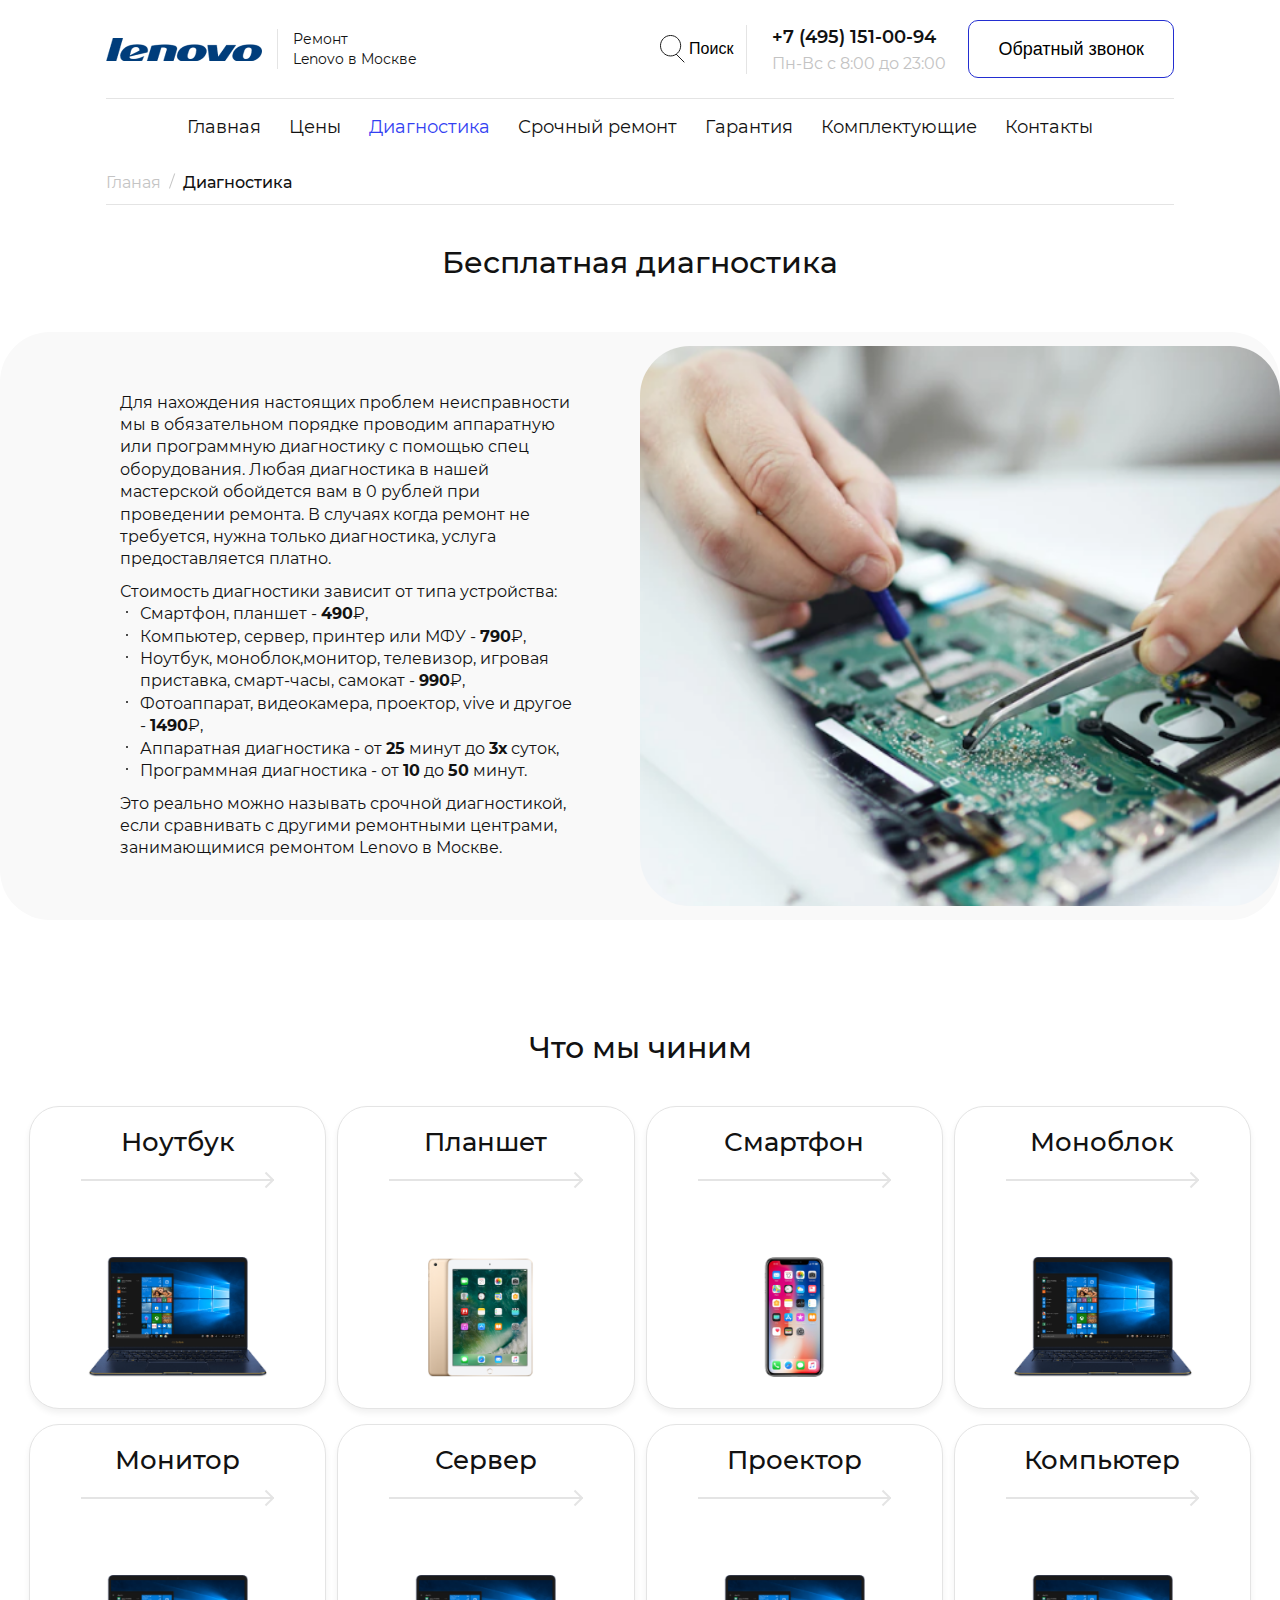
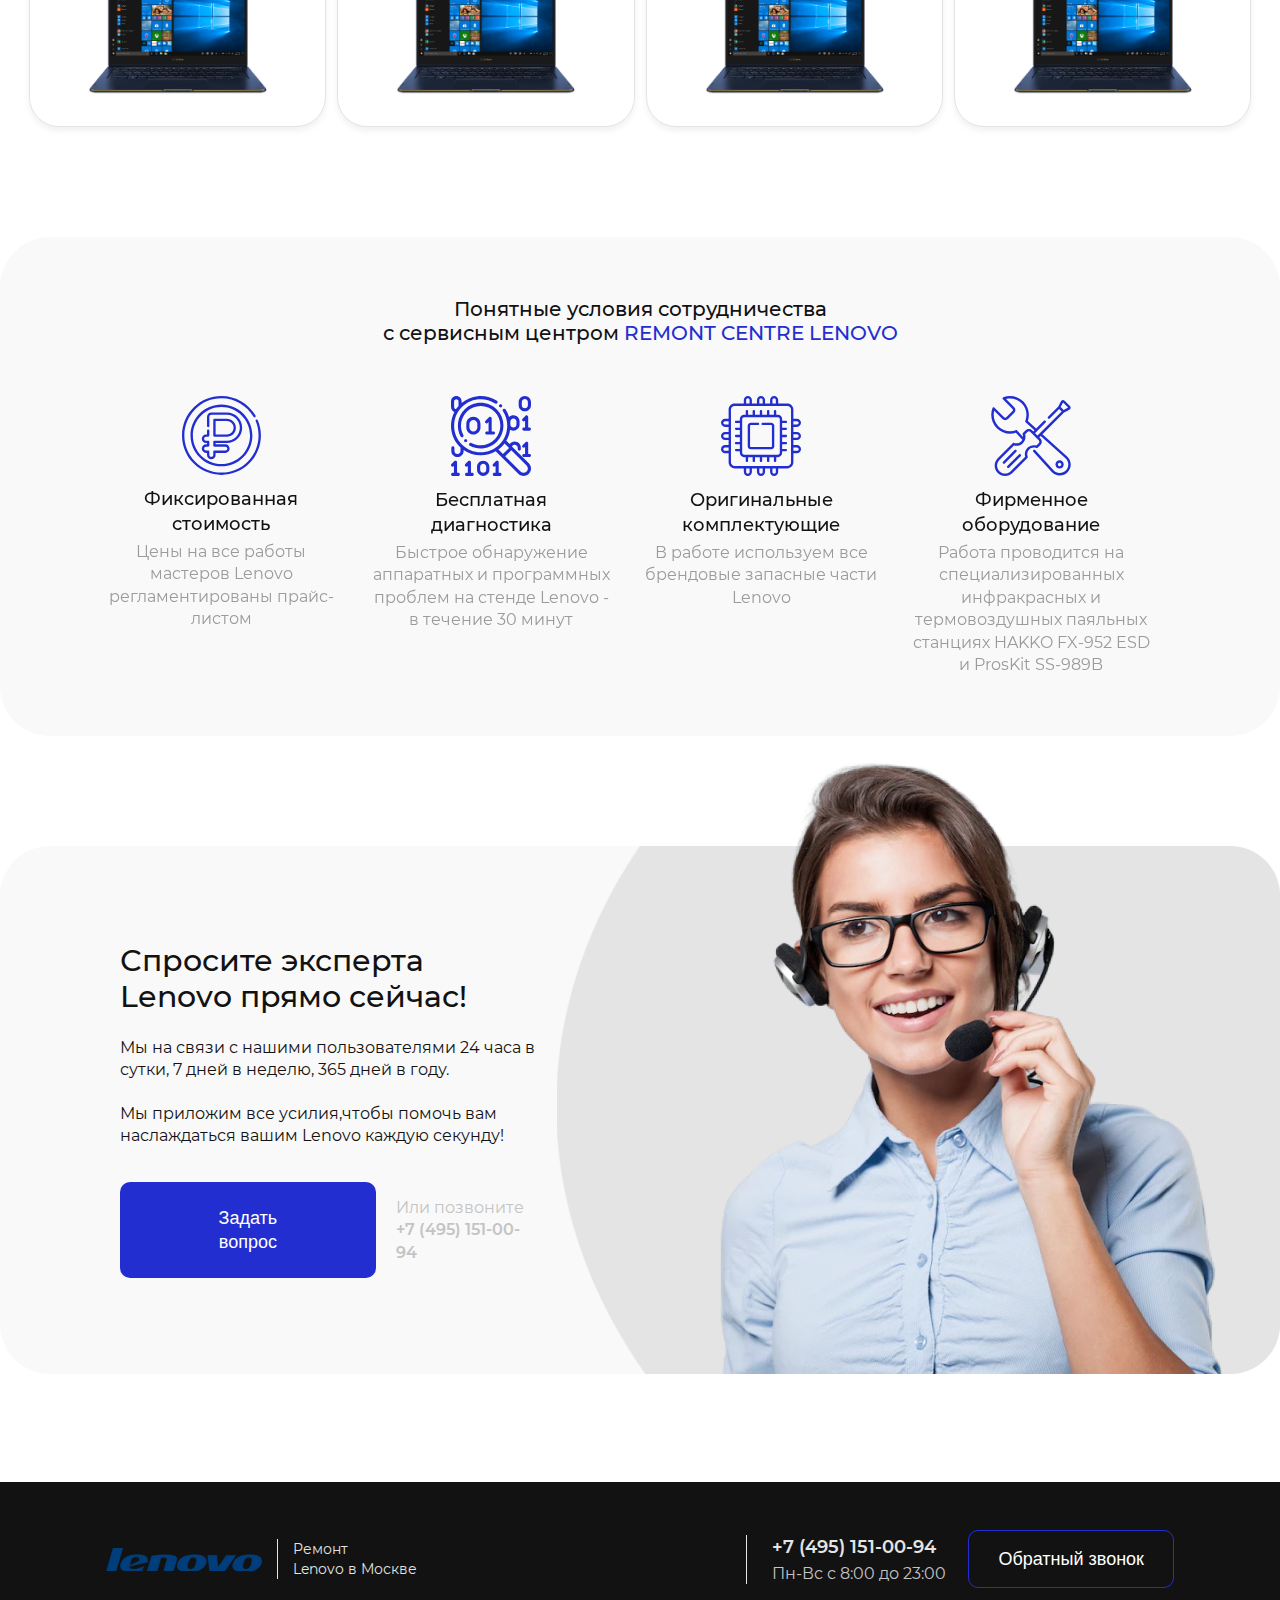
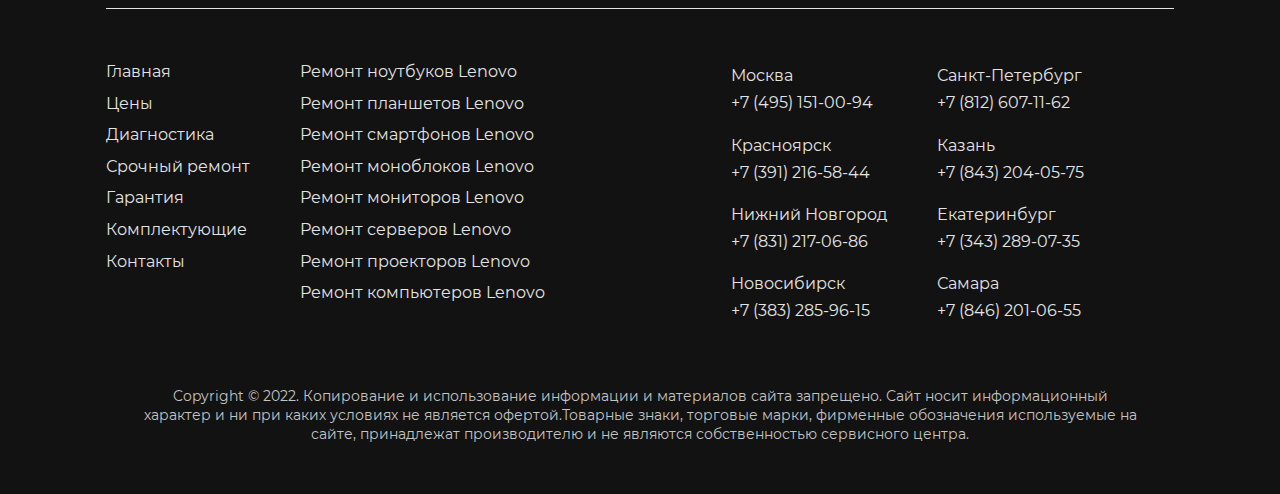
<file: diagnostics.html>
<!--Диагностика-->
<!DOCTYPE html>
<html lang="ru">
<head>
    <meta charset="UTF-8">
    <meta http-equiv="X-UA-Compatible" content="IE=edge">
    <meta name="viewport" content="width=device-width, initial-scale=1.0">
    <link rel="apple-touch-icon" sizes="76x76" href="favicon/apple-touch-icon.png">
    <link rel="icon" type="image/png" sizes="32x32" href="favicon/favicon-32x32.png">
    <link rel="icon" type="image/png" sizes="16x16" href="favicon/favicon-16x16.png">
    <link rel="manifest" href="favicon/site.webmanifest">
    <meta name="msapplication-TileColor" content="#da532c">
    <meta name="theme-color" content="#ffffff">
    <link rel="stylesheet" href="font/stylesheet.css">
    <link rel="stylesheet" href="styles/style.css">
    <title>Ремонт Lenovo в Москве</title>
</head>
<body>
    <header class="header">
        <div class="header__block">        
            <div class="container">
                <div class="header__visible">
                    <div class="header__up">
                        <div class="header__left">
                            <a class="header__logo" href="#">
                                <div class="header__image">
                                    <img src="img/logo.png" alt="Логотип" class="header__img">
                                </div>
                            </a>
                            <div class="header__type">
                                <p class="header__text">Ремонт<br>Lenovo в Москве</p>
                            </div>
                        </div>
                        <div class="header__right">
                            <div class="header__search">
                                <button class="button button__search js-look">
                                    <div class="button__icon">
                                        <img src="img/icon/search.svg" class="button__img" alt="иконка поиска">
                                    </div>
                                    <p class="header__button">Поиск</p>
                                </button>
                            </div>
                            <div class="header__contact">
                                <div class="header__info">
                                    <div>
                                        <a class="header__phone" href="+74951510094">+7 (495) 151-00-94</a>
                                    </div>
                                    <div>
                                        <p class="header__time">Пн-Вс с 8:00 до 23:00</p>
                                    </div>
                                </div>
                                <div>
                                    <button class="button button__header js-popup-open">Обратный звонок</button>
                                </div>
                            </div>
                            <div class="header__menu">
                                <img src="img/icon/burger.svg" alt="иконка для открытия меню" class="header__burger js-burger">
                            </div>
                        </div>
                    </div>
                    <div class="header__down">
                        <div class="header__opacity">
                            <div class="header__carte">
                                <img src="img/icon/cross-burger.svg" alt="иконка для открытия меню" class="header__x js-cross">
                            </div>
                            <ul class="header__list">
                                <li class="header__roster">
                                    <a class="header__link">Главная</a>
                                </li>
                                <li class="header__roster">
                                    <a class="header__link" href="#">Цены</a>
                                </li>
                                <li class="header__roster">
                                    <a class="header__link header__link_disabled" href="#">Диагностика</a>
                                </li>
                                <li class="header__roster">
                                    <a class="header__link" href="#">Срочный ремонт</a>
                                </li>
                                <li class="header__roster">
                                    <a class="header__link" href="#">Гарантия</a>
                                </li>
                                <li class="header__roster">
                                    <a class="header__link" href="#">Комплектующие</a>
                                </li>
                                <li class="header__roster">
                                    <a class=" header__link" href="#">Контакты</a>
                                </li>
                            </ul>
                            <div class="header__contacts">
                                <div class="header__info">
                                    <div>
                                        <a class="header__phone" href="+74951510094">+7 (495) 151-00-94</a>
                                    </div>
                                    <div>
                                        <p class="header__time">Пн-Вс с 8:00 до 23:00</p>
                                    </div>
                                </div>
                                <div>
                                    <button class="button button__header js-popup-open">Обратный звонок</button>
                                </div>
                                <p class="header__address">107113, Москва,<br>Русаковская улица, 31</p>
                            </div>
                        </div>
                    </div>
                </div>
            </div>
            <div class="header__look">
                <div class="container">
                    <div class="header__box">
                        <input id="search" name="search" type="text" class="input input__look" data-toggle="hideseek" data-list="body" placeholder="Что у вас сломалось?">
                        <div class="header__unit">
                            <img src="img/icon/cross-big.svg" class="header__cross js-hide" alt="крестик закрытия формы">
                        </div>
                    </div>
                </div>
            </div>
        </div>
    </header>
    <section class="breadcrumbs">
        <div class="container">
            <div class="breadcrumbs__block">
                <div>
                    <a href="/" class="breadcrumbs__main">Гланая</a>
                </div>
                <div class="breadcrumbs__streak">
                    <img src="img/icon/streak.svg" alt="штрих">
                </div>
                <div>
                    <p class="breadcrumbs__page">Диагностика</p>
                </div>
            </div>
        </div>
    </section>
    <section class="second">
        <div class="container">
            <h2 class="second__title">Бесплатная диагностика</h2>
            <div class="second__block">
                <div class="second__left">
                    <p class="second__text">Для нахождения настоящих проблем неисправности мы в обязательном порядке проводим аппаратную или программную диагностику с помощью спец оборудования. Любая диагностика в нашей мастерской обойдется вам в 0 рублей при проведении ремонта. В случаях когда ремонт не требуется, нужна только диагностика, услуга предоставляется платно.<span class="second__point">..</span></p>    
                    <div class="second__not-visible">
                        <p class="second__text second__text_padding">Стоимость диагностики зависит от типа устройства:</p>
                        <ul class="second__list">
                            <li class="second__roster">Смартфон, планшет - <b>490</b>₽,</li>
                            <li class="second__roster">Компьютер, сервер, принтер или МФУ - <b>790</b>₽,</li>
                            <li class="second__roster">Ноутбук, моноблок,монитор, телевизор, игровая приставка, смарт-часы, самокат - <b>990</b>₽,</li>
                            <li class="second__roster">Фотоаппарат, видеокамера, проектор, vive и другое - <b>1490</b>₽,</li>
                            <li class="second__roster">Аппаратная диагностика - от <b>25</b> минут до <b>3х</b> суток,</li>
                            <li class="second__roster">Программная диагностика - от <b>10</b> до <b>50</b> минут.</li>
                        </ul>
                        <p class="second__text second__text_padding">Это реально можно называть срочной диагностикой, если сравнивать с другими ремонтными центрами, занимающимися ремонтом Lenovo в Москве.</p>
                    </div>
                    <a href="#" class="second__more">Читать дальше</a>
                </div>
                <div class="second__right">
                    <div class="second__box">
                        <img src="img/repair.png" class="second__img" alt="картинка, как мастер чинит">
                    </div>
                </div>
            </div>
        </div>
    </section>
    <section class="fixing">
        <div class="container">
            <h2 class="fixing__title">Что мы чиним</h2>
            <div class="fixing__block">
                <div class="fixing__product">
                    <a class="fixing__card" href="#">
                        <h3 class="fixing__subtitle">Ноутбук</h3>
                        <div class="fixing__arrow"></div>
                        <div class="fixing__picture">
                            <img src="img/laptop-mini.png" alt="Ноутбук" class="fixing__img">
                        </div>
                    </a>
                    <a class="fixing__card" href="#">
                        <h3 class="fixing__subtitle">Планшет</h3>
                        <div class="fixing__arrow"></div>
                        <div class="fixing__picture">
                            <img src="img/tablet.png" alt="Планшет" class="fixing__img">
                        </div>
                    </a>
                    <a class="fixing__card" href="#">
                        <h3 class="fixing__subtitle">Смартфон</h3>
                        <div class="fixing__arrow"></div>
                        <div class="fixing__picture">
                            <img src="img/smartphone.png" alt="Смартфон" class="fixing__img">
                        </div>
                    </a>
                    <a class="fixing__card" href="#">
                        <h3 class="fixing__subtitle">Моноблок</h3>
                        <div class="fixing__arrow"></div>
                        <div class="fixing__picture">
                            <img src="img/laptop-mini.png" alt="оноблок" class="fixing__img">
                        </div>
                    </a>
                    <a class="fixing__card" href="#">
                        <h3 class="fixing__subtitle">Монитор</h3>
                        <div class="fixing__arrow"></div>
                        <div class="fixing__picture">
                            <img src="img/laptop-mini.png" alt="Монитор" class="fixing__img">
                        </div>
                    </a>
                    <a class="fixing__card" href="#">
                        <h3 class="fixing__subtitle">Сервер</h3>
                        <div class="fixing__arrow"></div>
                        <div class="fixing__picture">
                            <img src="img/laptop-mini.png" alt="Сервер" class="fixing__img">
                        </div>
                    </a>
                    <a class="fixing__card" href="#">
                        <h3 class="fixing__subtitle">Проектор</h3>
                        <div class="fixing__arrow"></div>
                        <div class="fixing__picture">
                            <img src="img/laptop-mini.png" alt="Проектор" class="fixing__img">
                        </div>
                    </a>
                    <a class="fixing__card" href="#">
                        <h3 class="fixing__subtitle">Компьютер</h3>
                        <div class="fixing__arrow"></div>
                        <div class="fixing__picture">
                            <img src="img/laptop-mini.png" alt="Компьютер" class="fixing__img">
                        </div>
                    </a>
                </div>
            </div>
        </div>
    </section>
    <section class="benefit benefit_padding">
        <div class="container">
            <div class="benefit__block benefit__block_gray">
                <h2 class="benefit__heading benefit__heading_visible">Понятные условия сотрудничества<br>с сервисным центром <span class="benefit__heading_blue">Remont Centre Lenovo</span></h2>
                <div class="benefit__slider">
                    <div class="benefit__card">
                        <img src="img/icon/ruble.svg" alt="иконка рубля">
                        <p class="benefit__title">Фиксированная<br>стоимость</p>
                        <p class="benefit__subtitle">Цены на все работы мастеров Lenovo регламентированы прайс-листом</p>
                    </div>
                    <div class="benefit__card">
                        <img src="img/icon/digital-search.svg" alt="иконка рубля">
                        <p class="benefit__title">Бесплатная<br>диагностика</p>
                        <p class="benefit__subtitle">Быстрое обнаружение аппаратных и программных проблем на стенде Lenovo - в течение 30 минут</p>
                    </div>
                    <div class="benefit__card">
                        <img src="img/icon/processor.svg" alt="иконка рубля">
                        <p class="benefit__title">Оригинальные<br>комплектующие</p>
                        <p class="benefit__subtitle">В работе используем все брендовые запасные части Lenovo</p>
                    </div>
                    <div class="benefit__card">
                        <img src="img/icon/instument.svg" alt="иконка рубля">
                        <p class="benefit__title">Фирменное<br>оборудование</p>
                        <p class="benefit__subtitle">Работа проводится на специализированных инфракрасных и термовоздушных паяльных станциях HAKKO FX-952 ESD и ProsKit SS-989B</p>
                    </div>
                </div>
            </div>
        </div>
    </section>
    <section class="ask ask_padding">
        <div class="container">
            <div class="ask__background">
                <div class="ask__left">
                    <h2 class="ask__title">Спросите эксперта<br>Lеnovo прямо сейчас!</h2>
                    <p class="ask__subtitle">Мы на связи с нашими пользователями 24 часа в сутки, 7 дней в неделю, 365 дней в году.</p>
                    <p class="ask__subtitle">Мы приложим все усилия,чтобы помочь вам наслаждаться вашим Lenovo каждую секунду!</p>
                    <div class="ask__info">
                        <button class="button button__main button__main_padding js-popup-open">Задать вопрос</button>
                        <div class="ask__propose">
                            <p class="ask__suggest">Или позвоните</p>
                            <a href="+74951510094" class="ask__phone">+7 (495) 151-00-94</a>
                        </div>
                    </div>
                </div>
                <div class="ask__right">

                </div>
                <div class="ask__additionally">
                    <button class="button button__main button__main_padding button__main_pushbutton js-popup-open">Задать вопрос</button>
                    <div class="ask__propose">
                        <p class="ask__suggest">Или позвоните</p>
                        <a href="+74951510094" class="ask__phone">+7 (495) 151-00-94</a>
                    </div>
                </div>
            </div>
        </div>
    </section>
    <footer class="footer">
        <div class="container">
            <div class="footer__block">
                <div class="footer__accordion">
                    <div class="footer__item">
                        <div class="footer__trigger">
                            <p class="footer__checklist">Информация</p>
                            <svg viewBox="0 0 19 10" fill="none" xmlns="http://www.w3.org/2000/svg" class="footer__arrow">
                                <path d="M1 0.75L9.5 9.25L18 0.75" stroke-linecap="round" stroke-linejoin="round"/>
                            </svg>
                        </div>
                        <div class="footer__content">
                            <ul class="footer__list">
                                <li class="footer__ref">
                                    <a href="#" class="footer__link">Главная</a>
                                </li>
                                <li class="footer__ref">
                                    <a href="#" class="footer__link">Цены</a>
                                </li>
                                <li class="footer__ref">
                                    <a href="#" class="footer__link">Диагностика</a>
                                </li>
                                <li class="footer__ref">
                                    <a href="#" class="footer__link">Срочный ремонт</a>
                                </li>
                                <li class="footer__ref">
                                    <a href="#" class="footer__link">Гарантия</a>
                                </li>
                                <li class="footer__ref">
                                    <a href="#" class="footer__link">Комплектующие</a>
                                </li>
                                <li class="footer__ref">
                                    <a href="#" class="footer__link">Контакты</a>
                                </li>
                            </ul>
                        </div>
                    </div>
                    <div class="footer__item">
                        <div class="footer__trigger">
                            <p class="footer__checklist">Ремонт</p>
                            <svg viewBox="0 0 19 10" fill="none" xmlns="http://www.w3.org/2000/svg" class="footer__arrow">
                                <path d="M1 0.75L9.5 9.25L18 0.75" stroke-linecap="round" stroke-linejoin="round"/>
                            </svg>
                        </div>
                        <div class="footer__content">
                            <ul class="footer__list">
                                <li class="footer__ref">
                                    <a href="#" class="footer__link">Ремонт ноутбуков Lenovo</a>
                                </li>
                                <li class="footer__ref">
                                    <a href="#" class="footer__link">Ремонт планшетов Lenovo</a>
                                </li>
                                <li class="footer__ref">
                                    <a href="#" class="footer__link">Ремонт смартфонов Lenovo</a>
                                </li>
                                <li class="footer__ref">
                                    <a href="#" class="footer__link">Ремонт моноблоков Lenovo</a>
                                </li>
                                <li class="footer__ref">
                                    <a href="#" class="footer__link">Ремонт мониторов Lenovo</a>
                                </li>
                                <li class="footer__ref">
                                    <a href="#" class="footer__link">Ремонт серверов Lenovo</a>
                                </li>
                                <li class="footer__ref">
                                    <a href="#" class="footer__link">Ремонт проекторов Lenovo</a>
                                </li>
                                <li class="footer__ref">
                                    <a href="#" class="footer__link">Ремонт компьютеров Lenovo</a>
                                </li>
                            </ul>
                        </div>
                    </div>
                    <div class="footer__item">
                        <div class="footer__trigger footer__trigger_none">
                            <p class="footer__checklist">Города</p>
                            <svg viewBox="0 0 19 10" fill="none" xmlns="http://www.w3.org/2000/svg" class="footer__arrow">
                                <path d="M1 0.75L9.5 9.25L18 0.75" stroke-linecap="round" stroke-linejoin="round"/>
                            </svg>
                        </div>
                        <div class="footer__content">
                            <ul class="footer__list">
                                <li class="footer__ref footer__ref_padding">
                                    <a href="#" class="footer__link footer__link_line">Москва<br>+7 (495) 151-00-94</a>
                                </li>
                                <li class="footer__ref footer__ref_padding">
                                    <a href="#" class="footer__link footer__link_line">Красноярск<br>+7 (391) 216-58-44</a>
                                </li>
                                <li class="footer__ref footer__ref_padding">
                                    <a href="#" class="footer__link footer__link_line">Нижний Новгород<br>+7 (831) 217-06-86</a>
                                </li>
                                <li class="footer__ref footer__ref_padding">
                                    <a href="#" class="footer__link footer__link_line">Новосибирск<br>+7 (383) 285-96-15</a>
                                </li>
                                <li class="footer__ref footer__ref_padding">
                                    <a href="#" class="footer__link footer__link_line">Санкт-Петербург<br>+7 (812) 607-11-62</a>
                                </li>
                                <li class="footer__ref footer__ref_padding">
                                    <a href="#" class="footer__link footer__link_line">Казань<br>+7 (843) 204-05-75</a>
                                </li>
                                <li class="footer__ref footer__ref_padding">
                                    <a href="#" class="footer__link footer__link_line">Екатеринбург<br>+7 (343) 289-07-35</a>
                                </li>
                                <li class="footer__ref footer__ref_padding">
                                    <a href="#" class="footer__link footer__link_line">Самара<br>+7 (846) 201-06-55</a>
                                </li>
                            </ul>
                        </div>
                    </div>
                </div>
                <div class="footer__up">
                    <div class="footer__left">
                        <a class="footer__logo" href="#">
                            <div class="footer__image">
                                <img src="img/logo.png" alt="Логотип" class="footer__img">
                            </div>
                        </a>
                        <div class="footer__type">
                            <p class="footer__text">Ремонт<br>Lenovo в Москве</p>
                        </div>
                    </div>
                    <div class="footer__right">
                        <div class="footer__contact">
                            <div class="footer__info">
                                <div>
                                    <a class="footer__phone" href="+74951510094">+7 (495) 151-00-94</a>
                                </div>
                                <div>
                                    <p class="footer__time">Пн-Вс с 8:00 до 23:00</p>
                                </div>
                            </div>
                            <div>
                                <button class="button button__header button__footer js-popup-open">Обратный звонок</button>
                            </div>
                        </div>
                    </div>
                </div>
                <div class="footer__middle">
                    <div class="footer__leftward">
                        <ul class="footer__list">
                            <li class="footer__ref">
                                <a href="#" class="footer__link">Главная</a>
                            </li>
                            <li class="footer__ref">
                                <a href="#" class="footer__link">Цены</a>
                            </li>
                            <li class="footer__ref">
                                <a href="#" class="footer__link">Диагностика</a>
                            </li>
                            <li class="footer__ref">
                                <a href="#" class="footer__link">Срочный ремонт</a>
                            </li>
                            <li class="footer__ref">
                                <a href="#" class="footer__link">Гарантия</a>
                            </li>
                            <li class="footer__ref">
                                <a href="#" class="footer__link">Комплектующие</a>
                            </li>
                            <li class="footer__ref">
                                <a href="#" class="footer__link">Контакты</a>
                            </li>
                        </ul>
                        <ul class="footer__list">
                            <li class="footer__ref">
                                <a href="#" class="footer__link">Ремонт ноутбуков Lenovo</a>
                            </li>
                            <li class="footer__ref">
                                <a href="#" class="footer__link">Ремонт планшетов Lenovo</a>
                            </li>
                            <li class="footer__ref">
                                <a href="#" class="footer__link">Ремонт смартфонов Lenovo</a>
                            </li>
                            <li class="footer__ref">
                                <a href="#" class="footer__link">Ремонт моноблоков Lenovo</a>
                            </li>
                            <li class="footer__ref">
                                <a href="#" class="footer__link">Ремонт мониторов Lenovo</a>
                            </li>
                            <li class="footer__ref">
                                <a href="#" class="footer__link">Ремонт серверов Lenovo</a>
                            </li>
                            <li class="footer__ref">
                                <a href="#" class="footer__link">Ремонт проекторов Lenovo</a>
                            </li>
                            <li class="footer__ref">
                                <a href="#" class="footer__link">Ремонт компьютеров Lenovo</a>
                            </li>
                        </ul>
                    </div>
                    <div class="footer__rightward">
                        <ul class="footer__list">
                            <li class="footer__ref footer__ref_padding">
                                <a href="#" class="footer__link footer__link_line">Москва<br>+7 (495) 151-00-94</a>
                            </li>
                            <li class="footer__ref footer__ref_padding">
                                <a href="#" class="footer__link footer__link_line">Красноярск<br>+7 (391) 216-58-44</a>
                            </li>
                            <li class="footer__ref footer__ref_padding">
                                <a href="#" class="footer__link footer__link_line">Нижний Новгород<br>+7 (831) 217-06-86</a>
                            </li>
                            <li class="footer__ref footer__ref_padding">
                                <a href="#" class="footer__link footer__link_line">Новосибирск<br>+7 (383) 285-96-15</a>
                            </li>
                        </ul>
                        <ul class="footer__list">
                            <li class="footer__ref footer__ref_padding">
                                <a href="#" class="footer__link footer__link_line">Санкт-Петербург<br>+7 (812) 607-11-62</a>
                            </li>
                            <li class="footer__ref footer__ref_padding">
                                <a href="#" class="footer__link footer__link_line">Казань<br>+7 (843) 204-05-75</a>
                            </li>
                            <li class="footer__ref footer__ref_padding">
                                <a href="#" class="footer__link footer__link_line">Екатеринбург<br>+7 (343) 289-07-35</a>
                            </li>
                            <li class="footer__ref footer__ref_padding">
                                <a href="#" class="footer__link footer__link_line">Самара<br>+7 (846) 201-06-55</a>
                            </li>
                        </ul>
                    </div>
                </div>
                <div class="footer__down">
                    <p class="footer__copyright">Copyright © 2022. Копирование и использование информации и материалов сайта запрещено. Сайт носит информационный характер и ни при каких условиях не является офертой.Товарные знаки, торговые марки, фирменные обозначения используемые на сайте, принадлежат производителю и не являются собственностью сервисного центра.</p>
                </div>
            </div>
        </div>
    </footer>
    <div class="popup">
        <div class="popup__block">
            <a class="popup__cross popup__cross_none js-popup-close" href="#">
                <img src="img/icon/cross.svg" alt="крестик для закрятия popup">
            </a>
                <p class="popup__title">Запишитесь на ремонт</p>
                <p class="popup__subtitle">И мы свяжемся с вами<br>в течение 3 минут!</p>
                <form class="popup__form">
                    <input class="input" type="text" name="name" placeholder="Ваше имя">
                    <input class="input js-phone" type="tel" name="phone" placeholder="+7 (___) ___-__-__">
                    <select class="select" name="select">
                        <option value="">Тип устройства</option>
                        <option value="laptop">Ноутбук</option>
                        <option value="smartphone">Смартфон</option>
                        <option value="screen">Монитор</option>
                        <option value="tablet">Планшет</option>
                        <option value="monoblock">Моноблок</option>
                        <option value="projector">Проектор</option>
                    </select>
                </form>
                <div class="popup__button">
                    <button class="button button__popup js-popup-send">Отправить</button>
                </div>
                <p class="popup__small">отправляя заявку вы даете согласие<br>на обработку персональных данных</p>
        </div>
    </div>
    <div class="popup_good">
        <div class="popup__block popup__block_good">
            <a class="popup__cross js-popup-close" href="#">
                <img src="img/icon/cross.svg" alt="крестик для закрятия popup">
            </a>
                <div class="popup__circle popup__circle_blue">
                    <img src="img/icon/check-mark.svg" alt="Галочка, подтверждающая удачную отправку вашего запроса">
                </div>
                <p class="popup__title">Ваши данные<br>успешно отправлены</p>
                <p class="popup__subtitle popup__subtitle_padding">Заявка принята, ожидайте звонка менеджера</p>
        </div>
    </div>
    <div class="popup_bad">
        <div class="popup__block popup__block_good">
            <a class="popup__cross js-popup-close" href="#">
                <img src="img/icon/cross.svg" alt="крестик для закрятия popup">
            </a>
                <div class="popup__circle popup__circle_red">
                    <img src="img/icon/cross-big.svg" alt="Крест, который говорит, что что-то пошло не так">
                </div>
                <p class="popup__title">Ошибка</p>
                <p class="popup__subtitle popup__subtitle_padding">Неверно введены данные,<br>попробуйте снова</p>
        </div>
    </div>
    <script src="script/jQuery-3.6.1.js"></script>
    <script src="script/jquery.maskedinput.min.js"></script>
    <script src="script/jquery.hideseek.min.js"></script>
    <script src="script/slick.min.js"></script>
    <script src="script/script.js"></script>
</body>
</html>
</file>
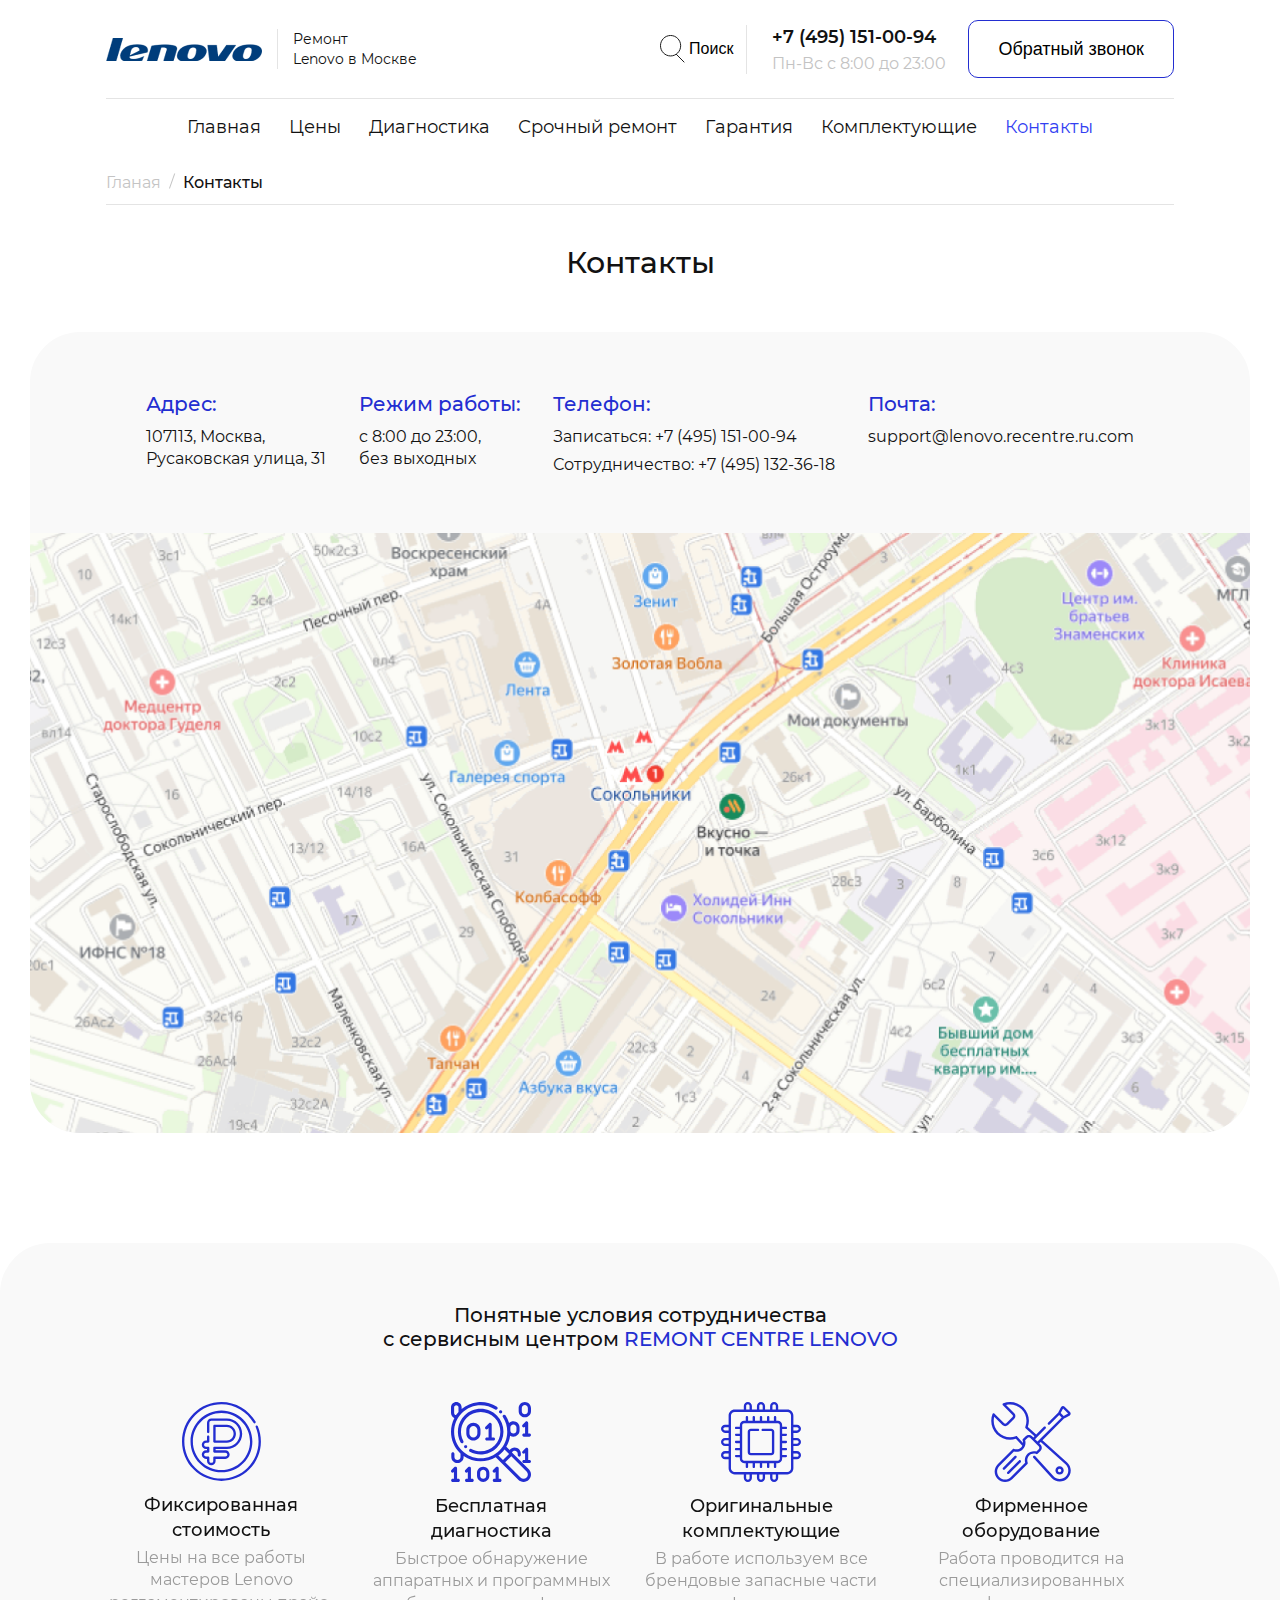
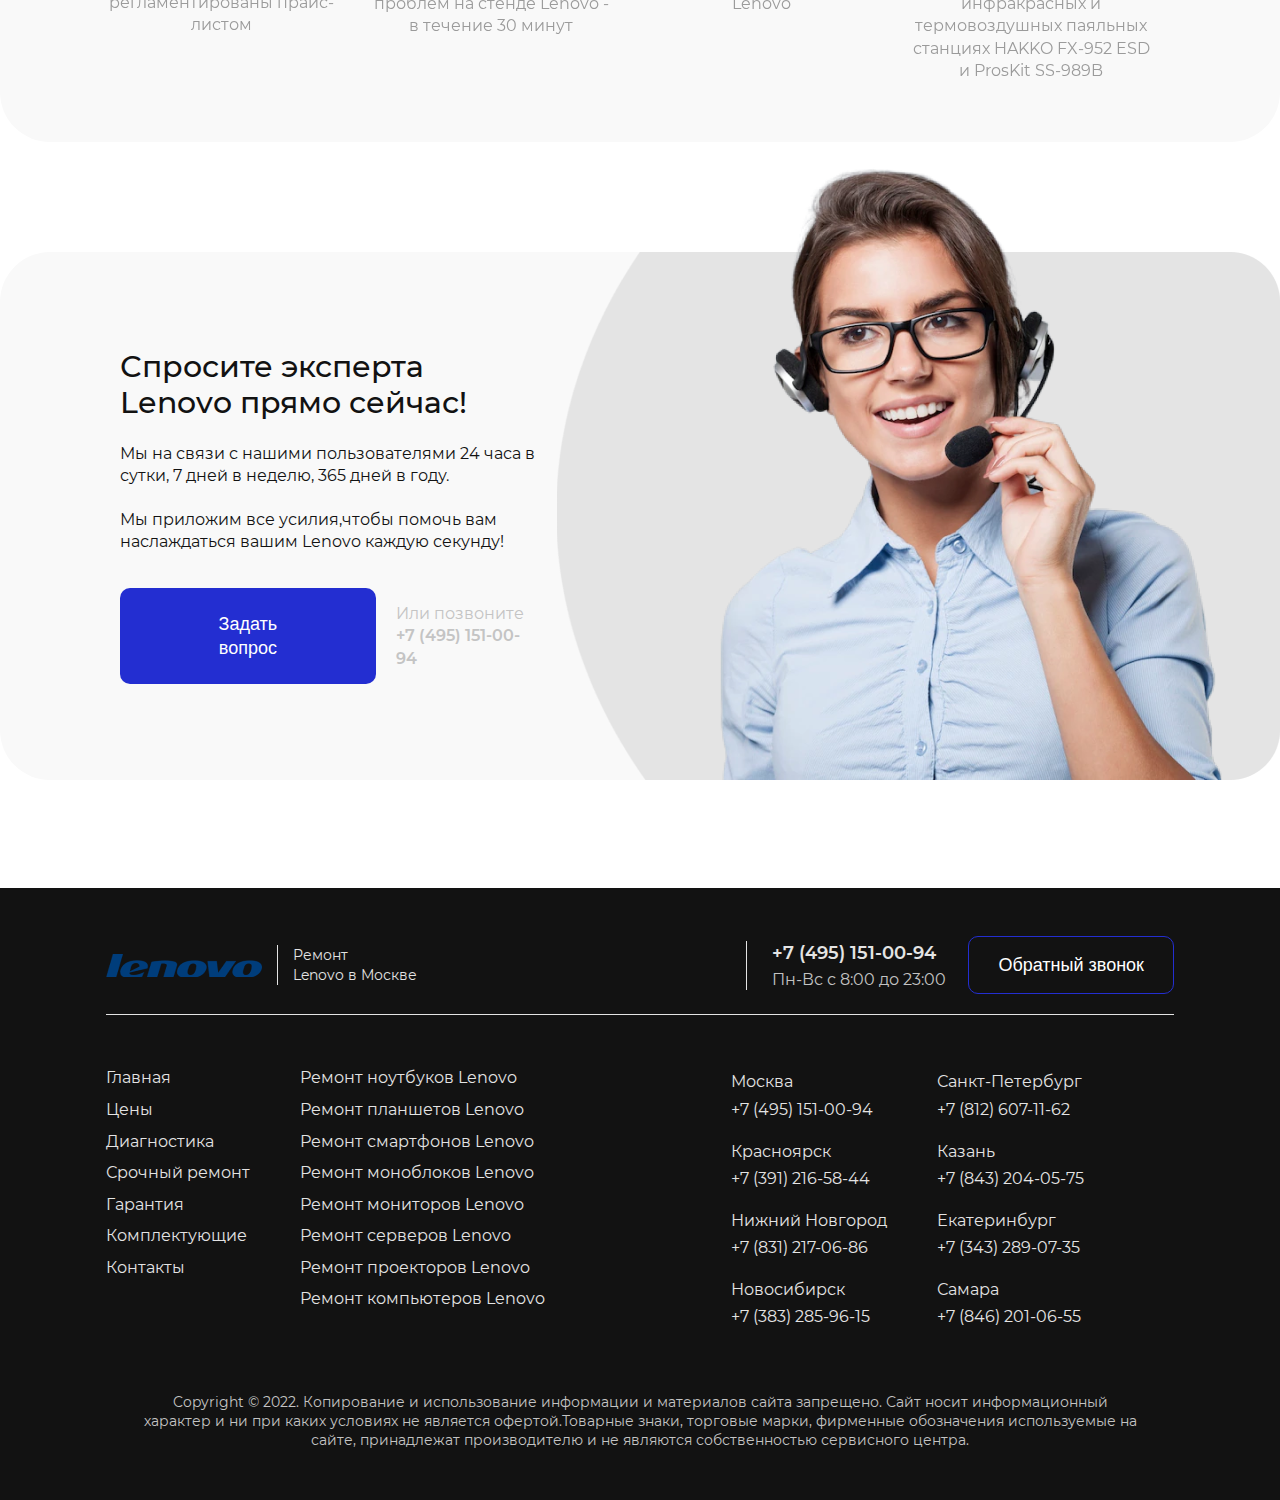
<file: location.html>
<!--Контакты-->
<!DOCTYPE html>
<html lang="ru">
<head>
    <meta charset="UTF-8">
    <meta http-equiv="X-UA-Compatible" content="IE=edge">
    <meta name="viewport" content="width=device-width, initial-scale=1.0">
    <link rel="apple-touch-icon" sizes="76x76" href="favicon/apple-touch-icon.png">
    <link rel="icon" type="image/png" sizes="32x32" href="favicon/favicon-32x32.png">
    <link rel="icon" type="image/png" sizes="16x16" href="favicon/favicon-16x16.png">
    <link rel="manifest" href="favicon/site.webmanifest">
    <meta name="msapplication-TileColor" content="#da532c">
    <meta name="theme-color" content="#ffffff">
    <link rel="stylesheet" href="font/stylesheet.css">
    <link rel="stylesheet" href="styles/style.css">
    <title>Ремонт Lenovo в Москве</title>
</head>
<body>
    <header class="header">
        <div class="header__block">        
            <div class="container">
                <div class="header__visible">
                    <div class="header__up">
                        <div class="header__left">
                            <a class="header__logo" href="#">
                                <div class="header__image">
                                    <img src="img/logo.png" alt="Логотип" class="header__img">
                                </div>
                            </a>
                            <div class="header__type">
                                <p class="header__text">Ремонт<br>Lenovo в Москве</p>
                            </div>
                        </div>
                        <div class="header__right">
                            <div class="header__search">
                                <button class="button button__search js-look">
                                    <div class="button__icon">
                                        <img src="img/icon/search.svg" class="button__img" alt="иконка поиска">
                                    </div>
                                    <p class="header__button">Поиск</p>
                                </button>
                            </div>
                            <div class="header__contact">
                                <div class="header__info">
                                    <div>
                                        <a class="header__phone" href="+74951510094">+7 (495) 151-00-94</a>
                                    </div>
                                    <div>
                                        <p class="header__time">Пн-Вс с 8:00 до 23:00</p>
                                    </div>
                                </div>
                                <div>
                                    <button class="button button__header js-popup-open">Обратный звонок</button>
                                </div>
                            </div>
                            <div class="header__menu">
                                <img src="img/icon/burger.svg" alt="иконка для открытия меню" class="header__burger js-burger">
                            </div>
                        </div>
                    </div>
                    <div class="header__down">
                        <div class="header__opacity">
                            <div class="header__carte">
                                <img src="img/icon/cross-burger.svg" alt="иконка для открытия меню" class="header__x js-cross">
                            </div>
                            <ul class="header__list">
                                <li class="header__roster">
                                    <a class="header__link">Главная</a>
                                </li>
                                <li class="header__roster">
                                    <a class="header__link" href="#">Цены</a>
                                </li>
                                <li class="header__roster">
                                    <a class="header__link" href="#">Диагностика</a>
                                </li>
                                <li class="header__roster">
                                    <a class="header__link" href="#">Срочный ремонт</a>
                                </li>
                                <li class="header__roster">
                                    <a class="header__link" href="#">Гарантия</a>
                                </li>
                                <li class="header__roster">
                                    <a class="header__link" href="#">Комплектующие</a>
                                </li>
                                <li class="header__roster">
                                    <a class=" header__link header__link_disabled" href="#">Контакты</a>
                                </li>
                            </ul>
                            <div class="header__contacts">
                                <div class="header__info">
                                    <div>
                                        <a class="header__phone" href="+74951510094">+7 (495) 151-00-94</a>
                                    </div>
                                    <div>
                                        <p class="header__time">Пн-Вс с 8:00 до 23:00</p>
                                    </div>
                                </div>
                                <div>
                                    <button class="button button__header js-popup-open">Обратный звонок</button>
                                </div>
                                <p class="header__address">107113, Москва,<br>Русаковская улица, 31</p>
                            </div>
                        </div>
                    </div>
                </div>
            </div>
            <div class="header__look">
                <div class="container">
                    <div class="header__box">
                        <input id="search" name="search" type="text" class="input input__look" data-toggle="hideseek" data-list="body" placeholder="Что у вас сломалось?">
                        <div class="header__unit">
                            <img src="img/icon/cross-big.svg" class="header__cross js-hide" alt="крестик закрытия формы">
                        </div>
                    </div>
                </div>
            </div>
        </div>
    </header>
    <section class="breadcrumbs">
        <div class="container">
            <div class="breadcrumbs__block">
                <div>
                    <a href="/" class="breadcrumbs__main">Гланая</a>
                </div>
                <div class="breadcrumbs__streak">
                    <img src="img/icon/streak.svg" alt="штрих">
                </div>
                <div>
                    <p class="breadcrumbs__page">Контакты</p>
                </div>
            </div>
        </div>
    </section>
    <section class="location">
        <div class="container">
            <h2 class="location__title">Контакты</h2>
            <div class="location__block">
                <div class="location__info">
                    <div class="location__card">
                        <p class="location__heading">Адрес:</p>
                        <p class="location__text">107113, Москва,<br>Русаковская улица, 31</p>
                    </div>
                    <div class="location__card">
                        <p class="location__heading">Режим работы:</p>
                        <p class="location__text">c 8:00 до 23:00,<br>без выходных</p>
                    </div>
                    <div class="location__card">
                        <p class="location__heading">Телефон:</p>
                        <p class="location__text">Записаться: <a href="tel: +74951510094" class="location__link">+7 (495) 151-00-94</a></p>
                        <p class="location__text">Сотрудничество: <a href="tel: +74951323618" class="location__link">+7 (495) 132-36-18</a></p>
                    </div>
                    <div class="location__card">
                        <p class="location__heading">Почта:</p>
                        <a href="mailto:support@lenovo.recentre.ru.com" class="location__link">support@lenovo.recentre.ru.com</a>
                    </div>
                </div>
                <div class="location__map">
                    <img src="img/map-big.png" class="location__scheme" alt="Карта">
                </div>
            </div>
        </div>
    </section>
    <section class="benefit benefit_unplug">
        <div class="container">
            <div class="benefit__block benefit__block_gray">
                <h2 class="benefit__heading benefit__heading_visible">Понятные условия сотрудничества<br>с сервисным центром <span class="benefit__heading_blue">Remont Centre Lenovo</span></h2>
                <div class="benefit__slider">
                    <div class="benefit__card">
                        <img src="img/icon/ruble.svg" alt="иконка рубля">
                        <p class="benefit__title">Фиксированная<br>стоимость</p>
                        <p class="benefit__subtitle">Цены на все работы мастеров Lenovo регламентированы прайс-листом</p>
                    </div>
                    <div class="benefit__card">
                        <img src="img/icon/digital-search.svg" alt="иконка рубля">
                        <p class="benefit__title">Бесплатная<br>диагностика</p>
                        <p class="benefit__subtitle">Быстрое обнаружение аппаратных и программных проблем на стенде Lenovo - в течение 30 минут</p>
                    </div>
                    <div class="benefit__card">
                        <img src="img/icon/processor.svg" alt="иконка рубля">
                        <p class="benefit__title">Оригинальные<br>комплектующие</p>
                        <p class="benefit__subtitle">В работе используем все брендовые запасные части Lenovo</p>
                    </div>
                    <div class="benefit__card">
                        <img src="img/icon/instument.svg" alt="иконка рубля">
                        <p class="benefit__title">Фирменное<br>оборудование</p>
                        <p class="benefit__subtitle">Работа проводится на специализированных инфракрасных и термовоздушных паяльных станциях HAKKO FX-952 ESD и ProsKit SS-989B</p>
                    </div>
                </div>
            </div>
        </div>
    </section>
    <section class="ask ask_padding">
        <div class="container">
            <div class="ask__background">
                <div class="ask__left">
                    <h2 class="ask__title">Спросите эксперта<br>Lеnovo прямо сейчас!</h2>
                    <p class="ask__subtitle">Мы на связи с нашими пользователями 24 часа в сутки, 7 дней в неделю, 365 дней в году.</p>
                    <p class="ask__subtitle">Мы приложим все усилия,чтобы помочь вам наслаждаться вашим Lenovo каждую секунду!</p>
                    <div class="ask__info">
                        <button class="button button__main button__main_padding js-popup-open">Задать вопрос</button>
                        <div class="ask__propose">
                            <p class="ask__suggest">Или позвоните</p>
                            <a href="+74951510094" class="ask__phone">+7 (495) 151-00-94</a>
                        </div>
                    </div>
                </div>
                <div class="ask__right">

                </div>
                <div class="ask__additionally">
                    <button class="button button__main button__main_padding button__main_pushbutton js-popup-open">Задать вопрос</button>
                    <div class="ask__propose">
                        <p class="ask__suggest">Или позвоните</p>
                        <a href="+74951510094" class="ask__phone">+7 (495) 151-00-94</a>
                    </div>
                </div>
            </div>
        </div>
    </section>
    <footer class="footer">
        <div class="container">
            <div class="footer__block">
                <div class="footer__accordion">
                    <div class="footer__item">
                        <div class="footer__trigger">
                            <p class="footer__checklist">Информация</p>
                            <svg viewBox="0 0 19 10" fill="none" xmlns="http://www.w3.org/2000/svg" class="footer__arrow">
                                <path d="M1 0.75L9.5 9.25L18 0.75" stroke-linecap="round" stroke-linejoin="round"/>
                            </svg>
                        </div>
                        <div class="footer__content">
                            <ul class="footer__list">
                                <li class="footer__ref">
                                    <a href="#" class="footer__link">Главная</a>
                                </li>
                                <li class="footer__ref">
                                    <a href="#" class="footer__link">Цены</a>
                                </li>
                                <li class="footer__ref">
                                    <a href="#" class="footer__link">Диагностика</a>
                                </li>
                                <li class="footer__ref">
                                    <a href="#" class="footer__link">Срочный ремонт</a>
                                </li>
                                <li class="footer__ref">
                                    <a href="#" class="footer__link">Гарантия</a>
                                </li>
                                <li class="footer__ref">
                                    <a href="#" class="footer__link">Комплектующие</a>
                                </li>
                                <li class="footer__ref">
                                    <a href="#" class="footer__link">Контакты</a>
                                </li>
                            </ul>
                        </div>
                    </div>
                    <div class="footer__item">
                        <div class="footer__trigger">
                            <p class="footer__checklist">Ремонт</p>
                            <svg viewBox="0 0 19 10" fill="none" xmlns="http://www.w3.org/2000/svg" class="footer__arrow">
                                <path d="M1 0.75L9.5 9.25L18 0.75" stroke-linecap="round" stroke-linejoin="round"/>
                            </svg>
                        </div>
                        <div class="footer__content">
                            <ul class="footer__list">
                                <li class="footer__ref">
                                    <a href="#" class="footer__link">Ремонт ноутбуков Lenovo</a>
                                </li>
                                <li class="footer__ref">
                                    <a href="#" class="footer__link">Ремонт планшетов Lenovo</a>
                                </li>
                                <li class="footer__ref">
                                    <a href="#" class="footer__link">Ремонт смартфонов Lenovo</a>
                                </li>
                                <li class="footer__ref">
                                    <a href="#" class="footer__link">Ремонт моноблоков Lenovo</a>
                                </li>
                                <li class="footer__ref">
                                    <a href="#" class="footer__link">Ремонт мониторов Lenovo</a>
                                </li>
                                <li class="footer__ref">
                                    <a href="#" class="footer__link">Ремонт серверов Lenovo</a>
                                </li>
                                <li class="footer__ref">
                                    <a href="#" class="footer__link">Ремонт проекторов Lenovo</a>
                                </li>
                                <li class="footer__ref">
                                    <a href="#" class="footer__link">Ремонт компьютеров Lenovo</a>
                                </li>
                            </ul>
                        </div>
                    </div>
                    <div class="footer__item">
                        <div class="footer__trigger footer__trigger_none">
                            <p class="footer__checklist">Города</p>
                            <svg viewBox="0 0 19 10" fill="none" xmlns="http://www.w3.org/2000/svg" class="footer__arrow">
                                <path d="M1 0.75L9.5 9.25L18 0.75" stroke-linecap="round" stroke-linejoin="round"/>
                            </svg>
                        </div>
                        <div class="footer__content">
                            <ul class="footer__list">
                                <li class="footer__ref footer__ref_padding">
                                    <a href="#" class="footer__link footer__link_line">Москва<br>+7 (495) 151-00-94</a>
                                </li>
                                <li class="footer__ref footer__ref_padding">
                                    <a href="#" class="footer__link footer__link_line">Красноярск<br>+7 (391) 216-58-44</a>
                                </li>
                                <li class="footer__ref footer__ref_padding">
                                    <a href="#" class="footer__link footer__link_line">Нижний Новгород<br>+7 (831) 217-06-86</a>
                                </li>
                                <li class="footer__ref footer__ref_padding">
                                    <a href="#" class="footer__link footer__link_line">Новосибирск<br>+7 (383) 285-96-15</a>
                                </li>
                                <li class="footer__ref footer__ref_padding">
                                    <a href="#" class="footer__link footer__link_line">Санкт-Петербург<br>+7 (812) 607-11-62</a>
                                </li>
                                <li class="footer__ref footer__ref_padding">
                                    <a href="#" class="footer__link footer__link_line">Казань<br>+7 (843) 204-05-75</a>
                                </li>
                                <li class="footer__ref footer__ref_padding">
                                    <a href="#" class="footer__link footer__link_line">Екатеринбург<br>+7 (343) 289-07-35</a>
                                </li>
                                <li class="footer__ref footer__ref_padding">
                                    <a href="#" class="footer__link footer__link_line">Самара<br>+7 (846) 201-06-55</a>
                                </li>
                            </ul>
                        </div>
                    </div>
                </div>
                <div class="footer__up">
                    <div class="footer__left">
                        <a class="footer__logo" href="#">
                            <div class="footer__image">
                                <img src="img/logo.png" alt="Логотип" class="footer__img">
                            </div>
                        </a>
                        <div class="footer__type">
                            <p class="footer__text">Ремонт<br>Lenovo в Москве</p>
                        </div>
                    </div>
                    <div class="footer__right">
                        <div class="footer__contact">
                            <div class="footer__info">
                                <div>
                                    <a class="footer__phone" href="+74951510094">+7 (495) 151-00-94</a>
                                </div>
                                <div>
                                    <p class="footer__time">Пн-Вс с 8:00 до 23:00</p>
                                </div>
                            </div>
                            <div>
                                <button class="button button__header button__footer js-popup-open">Обратный звонок</button>
                            </div>
                        </div>
                    </div>
                </div>
                <div class="footer__middle">
                    <div class="footer__leftward">
                        <ul class="footer__list">
                            <li class="footer__ref">
                                <a href="#" class="footer__link">Главная</a>
                            </li>
                            <li class="footer__ref">
                                <a href="#" class="footer__link">Цены</a>
                            </li>
                            <li class="footer__ref">
                                <a href="#" class="footer__link">Диагностика</a>
                            </li>
                            <li class="footer__ref">
                                <a href="#" class="footer__link">Срочный ремонт</a>
                            </li>
                            <li class="footer__ref">
                                <a href="#" class="footer__link">Гарантия</a>
                            </li>
                            <li class="footer__ref">
                                <a href="#" class="footer__link">Комплектующие</a>
                            </li>
                            <li class="footer__ref">
                                <a href="#" class="footer__link">Контакты</a>
                            </li>
                        </ul>
                        <ul class="footer__list">
                            <li class="footer__ref">
                                <a href="#" class="footer__link">Ремонт ноутбуков Lenovo</a>
                            </li>
                            <li class="footer__ref">
                                <a href="#" class="footer__link">Ремонт планшетов Lenovo</a>
                            </li>
                            <li class="footer__ref">
                                <a href="#" class="footer__link">Ремонт смартфонов Lenovo</a>
                            </li>
                            <li class="footer__ref">
                                <a href="#" class="footer__link">Ремонт моноблоков Lenovo</a>
                            </li>
                            <li class="footer__ref">
                                <a href="#" class="footer__link">Ремонт мониторов Lenovo</a>
                            </li>
                            <li class="footer__ref">
                                <a href="#" class="footer__link">Ремонт серверов Lenovo</a>
                            </li>
                            <li class="footer__ref">
                                <a href="#" class="footer__link">Ремонт проекторов Lenovo</a>
                            </li>
                            <li class="footer__ref">
                                <a href="#" class="footer__link">Ремонт компьютеров Lenovo</a>
                            </li>
                        </ul>
                    </div>
                    <div class="footer__rightward">
                        <ul class="footer__list">
                            <li class="footer__ref footer__ref_padding">
                                <a href="#" class="footer__link footer__link_line">Москва<br>+7 (495) 151-00-94</a>
                            </li>
                            <li class="footer__ref footer__ref_padding">
                                <a href="#" class="footer__link footer__link_line">Красноярск<br>+7 (391) 216-58-44</a>
                            </li>
                            <li class="footer__ref footer__ref_padding">
                                <a href="#" class="footer__link footer__link_line">Нижний Новгород<br>+7 (831) 217-06-86</a>
                            </li>
                            <li class="footer__ref footer__ref_padding">
                                <a href="#" class="footer__link footer__link_line">Новосибирск<br>+7 (383) 285-96-15</a>
                            </li>
                        </ul>
                        <ul class="footer__list">
                            <li class="footer__ref footer__ref_padding">
                                <a href="#" class="footer__link footer__link_line">Санкт-Петербург<br>+7 (812) 607-11-62</a>
                            </li>
                            <li class="footer__ref footer__ref_padding">
                                <a href="#" class="footer__link footer__link_line">Казань<br>+7 (843) 204-05-75</a>
                            </li>
                            <li class="footer__ref footer__ref_padding">
                                <a href="#" class="footer__link footer__link_line">Екатеринбург<br>+7 (343) 289-07-35</a>
                            </li>
                            <li class="footer__ref footer__ref_padding">
                                <a href="#" class="footer__link footer__link_line">Самара<br>+7 (846) 201-06-55</a>
                            </li>
                        </ul>
                    </div>
                </div>
                <div class="footer__down">
                    <p class="footer__copyright">Copyright © 2022. Копирование и использование информации и материалов сайта запрещено. Сайт носит информационный характер и ни при каких условиях не является офертой.Товарные знаки, торговые марки, фирменные обозначения используемые на сайте, принадлежат производителю и не являются собственностью сервисного центра.</p>
                </div>
            </div>
        </div>
    </footer>
    <div class="popup">
        <div class="popup__block">
            <a class="popup__cross popup__cross_none js-popup-close" href="#">
                <img src="img/icon/cross.svg" alt="крестик для закрятия popup">
            </a>
                <p class="popup__title">Запишитесь на ремонт</p>
                <p class="popup__subtitle">И мы свяжемся с вами<br>в течение 3 минут!</p>
                <form class="popup__form">
                    <input class="input" type="text" name="name" placeholder="Ваше имя">
                    <input class="input js-phone" type="tel" name="phone" placeholder="+7 (___) ___-__-__">
                    <select class="select" name="select">
                        <option value="">Тип устройства</option>
                        <option value="laptop">Ноутбук</option>
                        <option value="smartphone">Смартфон</option>
                        <option value="screen">Монитор</option>
                        <option value="tablet">Планшет</option>
                        <option value="monoblock">Моноблок</option>
                        <option value="projector">Проектор</option>
                    </select>
                </form>
                <div class="popup__button">
                    <button class="button button__popup js-popup-send">Отправить</button>
                </div>
                <p class="popup__small">отправляя заявку вы даете согласие<br>на обработку персональных данных</p>
        </div>
    </div>
    <div class="popup_good">
        <div class="popup__block popup__block_good">
            <a class="popup__cross js-popup-close" href="#">
                <img src="img/icon/cross.svg" alt="крестик для закрятия popup">
            </a>
                <div class="popup__circle popup__circle_blue">
                    <img src="img/icon/check-mark.svg" alt="Галочка, подтверждающая удачную отправку вашего запроса">
                </div>
                <p class="popup__title">Ваши данные<br>успешно отправлены</p>
                <p class="popup__subtitle popup__subtitle_padding">Заявка принята, ожидайте звонка менеджера</p>
        </div>
    </div>
    <div class="popup_bad">
        <div class="popup__block popup__block_good">
            <a class="popup__cross js-popup-close" href="#">
                <img src="img/icon/cross.svg" alt="крестик для закрятия popup">
            </a>
                <div class="popup__circle popup__circle_red">
                    <img src="img/icon/cross-big.svg" alt="Крест, который говорит, что что-то пошло не так">
                </div>
                <p class="popup__title">Ошибка</p>
                <p class="popup__subtitle popup__subtitle_padding">Неверно введены данные,<br>попробуйте снова</p>
        </div>
    </div>
    <script src="script/jQuery-3.6.1.js"></script>
    <script src="script/jquery.maskedinput.min.js"></script>
    <script src="script/jquery.hideseek.min.js"></script>
    <script src="script/slick.min.js"></script>
    <script src="script/script.js"></script>
</body>
</html>
</file>
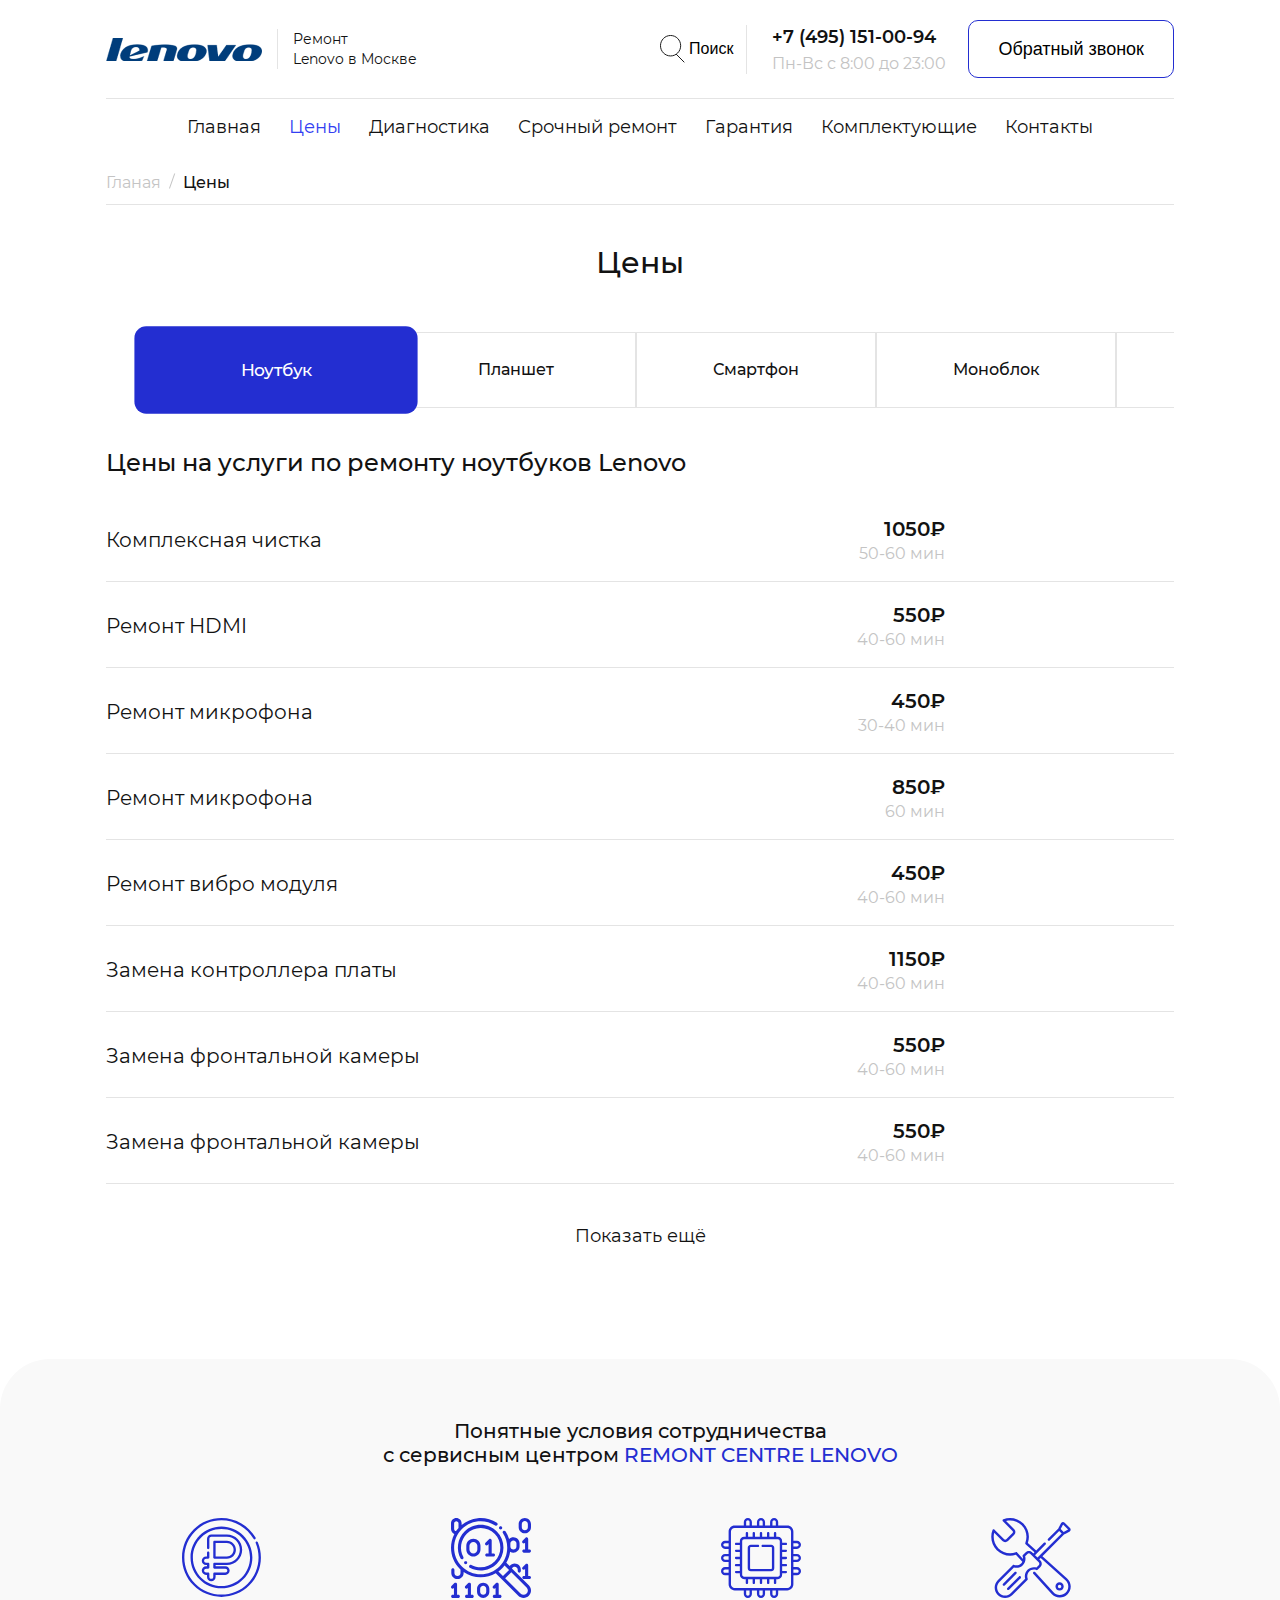
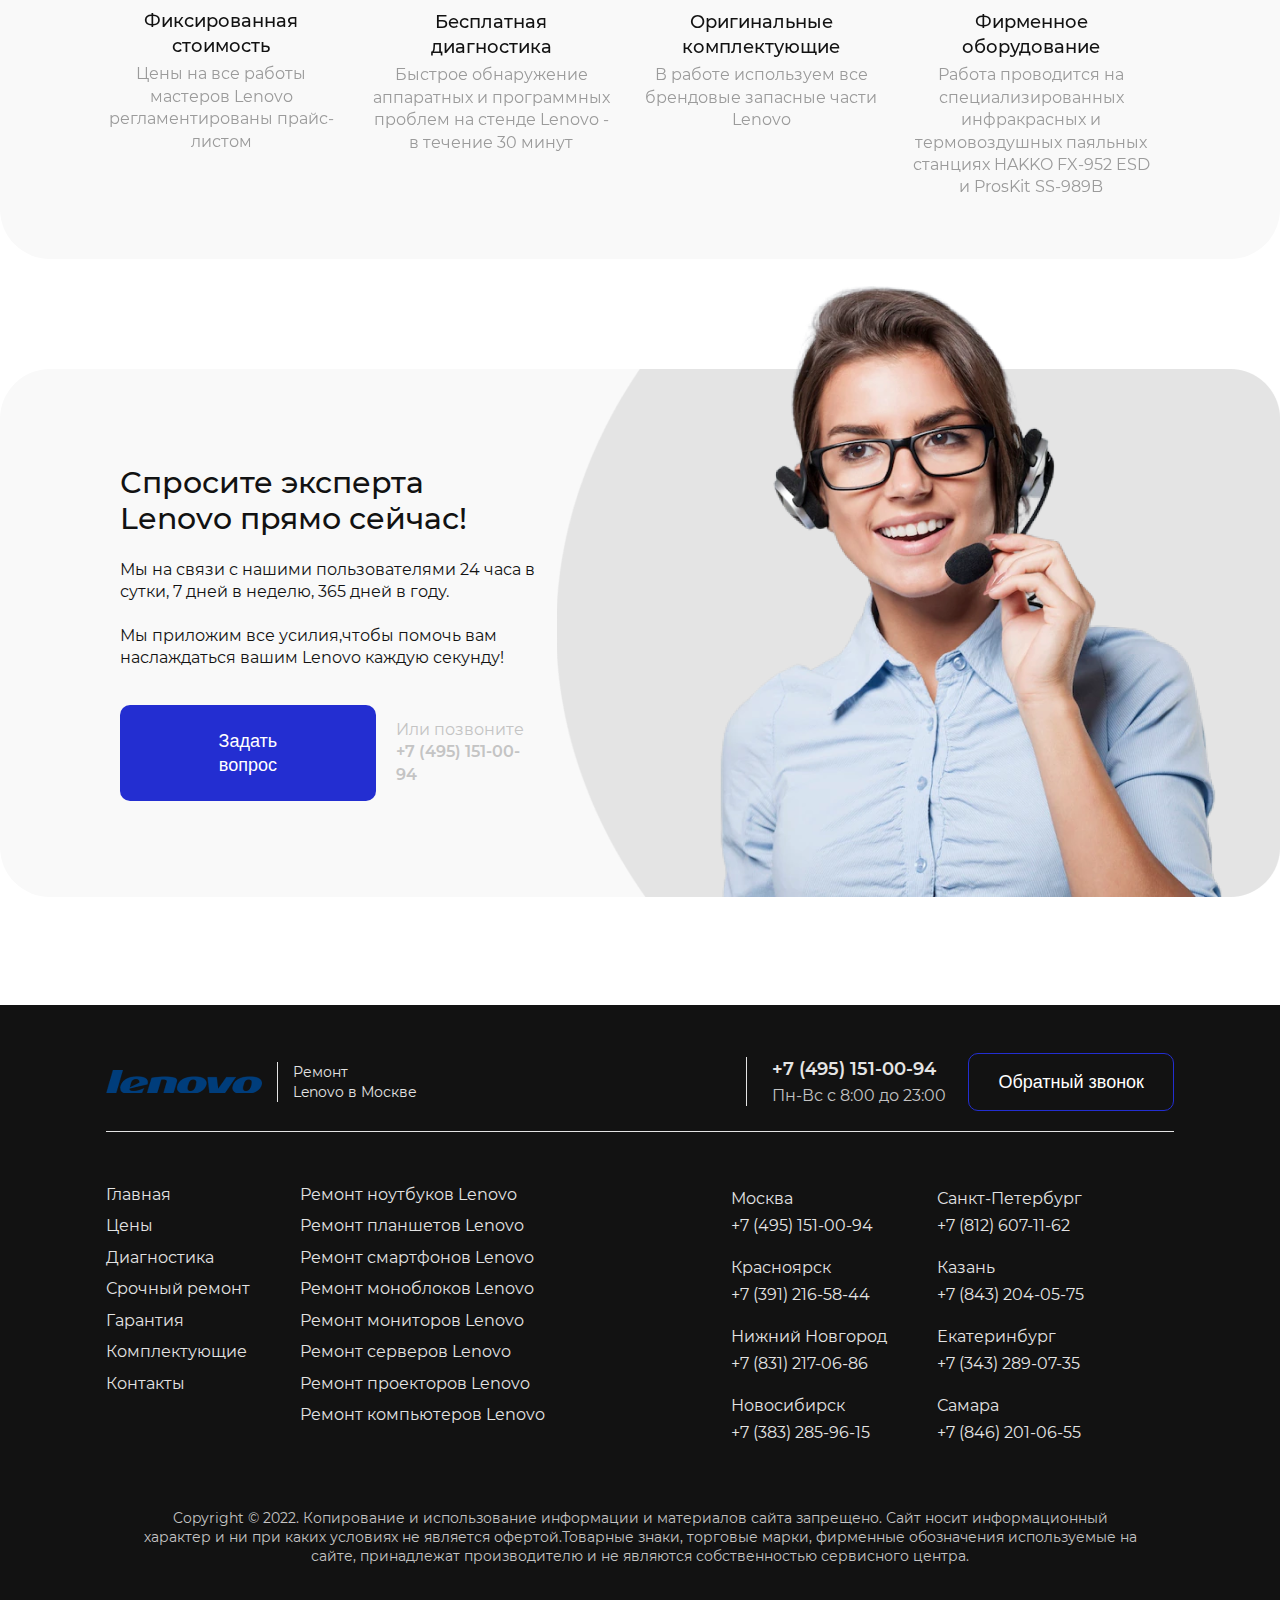
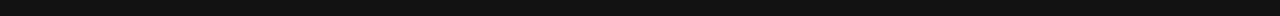
<file: price.html>
<!--Цены-->
<!DOCTYPE html>
<html lang="ru">
<head>
    <meta charset="UTF-8">
    <meta http-equiv="X-UA-Compatible" content="IE=edge">
    <meta name="viewport" content="width=device-width, initial-scale=1.0">
    <link rel="apple-touch-icon" sizes="76x76" href="favicon/apple-touch-icon.png">
    <link rel="icon" type="image/png" sizes="32x32" href="favicon/favicon-32x32.png">
    <link rel="icon" type="image/png" sizes="16x16" href="favicon/favicon-16x16.png">
    <link rel="manifest" href="favicon/site.webmanifest">
    <meta name="msapplication-TileColor" content="#da532c">
    <meta name="theme-color" content="#ffffff">
    <link rel="stylesheet" href="font/stylesheet.css">
    <link rel="stylesheet" href="styles/style.css">
    <title>Ремонт Lenovo в Москве</title>
</head>
<body>
    <header class="header">
        <div class="header__block">        
            <div class="container">
                <div class="header__visible">
                    <div class="header__up">
                        <div class="header__left">
                            <a class="header__logo" href="#">
                                <div class="header__image">
                                    <img src="img/logo.png" alt="Логотип" class="header__img">
                                </div>
                            </a>
                            <div class="header__type">
                                <p class="header__text">Ремонт<br>Lenovo в Москве</p>
                            </div>
                        </div>
                        <div class="header__right">
                            <div class="header__search">
                                <button class="button button__search js-look">
                                    <div class="button__icon">
                                        <img src="img/icon/search.svg" class="button__img" alt="иконка поиска">
                                    </div>
                                    <p class="header__button">Поиск</p>
                                </button>
                            </div>
                            <div class="header__contact">
                                <div class="header__info">
                                    <div>
                                        <a class="header__phone" href="+74951510094">+7 (495) 151-00-94</a>
                                    </div>
                                    <div>
                                        <p class="header__time">Пн-Вс с 8:00 до 23:00</p>
                                    </div>
                                </div>
                                <div>
                                    <button class="button button__header js-popup-open">Обратный звонок</button>
                                </div>
                            </div>
                            <div class="header__menu">
                                <img src="img/icon/burger.svg" alt="иконка для открытия меню" class="header__burger js-burger">
                            </div>
                        </div>
                    </div>
                    <div class="header__down">
                        <div class="header__opacity">
                            <div class="header__carte">
                                <img src="img/icon/cross-burger.svg" alt="иконка для открытия меню" class="header__x js-cross">
                            </div>
                            <ul class="header__list">
                                <li class="header__roster">
                                    <a class="header__link">Главная</a>
                                </li>
                                <li class="header__roster">
                                    <a class="header__link header__link_disabled" href="#">Цены</a>
                                </li>
                                <li class="header__roster">
                                    <a class="header__link" href="#">Диагностика</a>
                                </li>
                                <li class="header__roster">
                                    <a class="header__link" href="#">Срочный ремонт</a>
                                </li>
                                <li class="header__roster">
                                    <a class="header__link" href="#">Гарантия</a>
                                </li>
                                <li class="header__roster">
                                    <a class="header__link" href="#">Комплектующие</a>
                                </li>
                                <li class="header__roster">
                                    <a class=" header__link" href="#">Контакты</a>
                                </li>
                            </ul>
                            <div class="header__contacts">
                                <div class="header__info">
                                    <div>
                                        <a class="header__phone" href="+74951510094">+7 (495) 151-00-94</a>
                                    </div>
                                    <div>
                                        <p class="header__time">Пн-Вс с 8:00 до 23:00</p>
                                    </div>
                                </div>
                                <div>
                                    <button class="button button__header js-popup-open">Обратный звонок</button>
                                </div>
                                <p class="header__address">107113, Москва,<br>Русаковская улица, 31</p>
                            </div>
                        </div>
                    </div>
                </div>
            </div>
            <div class="header__look">
                <div class="container">
                    <div class="header__box">
                        <input id="search" name="search" type="text" class="input input__look" data-toggle="hideseek" data-list="body" placeholder="Что у вас сломалось?">
                        <div class="header__unit">
                            <img src="img/icon/cross-big.svg" class="header__cross js-hide" alt="крестик закрытия формы">
                        </div>
                    </div>
                </div>
            </div>
        </div>
    </header>
    <section class="breadcrumbs">
        <div class="container">
            <div class="breadcrumbs__block">
                <div>
                    <a href="/" class="breadcrumbs__main">Гланая</a>
                </div>
                <div class="breadcrumbs__streak">
                    <img src="img/icon/streak.svg" alt="штрих">
                </div>
                <div>
                    <p class="breadcrumbs__page">Цены</p>
                </div>
            </div>
        </div>
    </section>
    <section class="price">
        <div class="container">
            <div class="price__block">
                <h2 class="price__title">Цены</h2>
                <div class="price__tab">

                    <ul class="price__list">
                        <li class="price__ref">
                            <a href="#tab1" class="price__link">Ноутбук</a>
                        </li>
                        <li class="price__ref">
                            <a href="#tab2" class="price__link">Планшет</a>
                        </li>
                        <li class="price__ref">
                            <a href="#tab3" class="price__link">Смартфон</a>
                        </li>
                        <li class="price__ref">
                            <a href="#tab4" class="price__link">Моноблок</a>
                        </li>
                        <li class="price__ref">
                            <a href="#tab5" class="price__link">Монитор</a>
                        </li>
                        <li class="price__ref">
                            <a href="#tab6" class="price__link">Сервер</a>
                        </li>
                        <li class="price__ref">
                            <a href="#tab7" class="price__link">Проектор</a>
                        </li>
                        <li class="price__ref">
                            <a href="#tab8" class="price__link">Компьютер</a>
                        </li>
                        <li class="price__ref">
                            <a href="#tab9" class="price__link">Сушильная машина</a>
                        </li>
                    </ul>
                </div>
                <div id="tab1" class="price__table ">
                    <h3 class="price__contents">Цены на услуги по ремонту ноутбуков Lenovo</h3>
                    <div class="price__spreadsheet">
                        <div class="price__line">
                            <a href="#" class="price__range js-popup-open"> 
                                <p class="price__service">Комплексная чистка</p>
                                <div class="price__info">
                                    <div class="price__conditions">
                                        <p class="price__cost">1050₽</p>
                                        <p class="price__time">50-60 мин</p>
                                    </div>
                                    <div class="price__opacity">
                                        <button class="button button__table">Оставить заявку</button>
                                    </div>
                                </div>
                            </a>
                        </div>
                        <div class="price__line">
                            <a href="#" class="price__range js-popup-open"> 
                                <p class="price__service">Ремонт HDMI</p>
                                <div class="price__info">
                                    <div class="price__conditions">
                                        <p class="price__cost">550₽</p>
                                        <p class="price__time">40-60 мин</p>
                                    </div>
                                    <div class="price__opacity">
                                        <button class="button button__table">Оставить заявку</button>
                                    </div>
                                </div>
                            </a>
                        </div>
                        <div class="price__line">
                            <a href="#" class="price__range js-popup-open"> 
                                <p class="price__service">Ремонт микрофона</p>
                                <div class="price__info">
                                    <div class="price__conditions">
                                        <p class="price__cost">450₽</p>
                                        <p class="price__time">30-40 мин</p>
                                    </div>
                                    <div class="price__opacity">
                                        <button class="button button__table">Оставить заявку</button>
                                    </div>
                                </div>
                            </a>
                        </div>
                        <div class="price__line">
                            <a href="#" class="price__range js-popup-open"> 
                                <p class="price__service">Ремонт микрофона</p>
                                <div class="price__info">
                                    <div class="price__conditions">
                                        <p class="price__cost">850₽</p>
                                        <p class="price__time">60 мин</p>
                                    </div>
                                    <div class="price__opacity">
                                        <button class="button button__table">Оставить заявку</button>
                                    </div>
                                </div>
                            </a>
                        </div>
                        <div class="price__line">
                            <a href="#" class="price__range js-popup-open"> 
                                <p class="price__service">Ремонт вибро модуля</p>
                                <div class="price__info">
                                    <div class="price__conditions">
                                        <p class="price__cost">450₽</p>
                                        <p class="price__time">40-60 мин</p>
                                    </div>
                                    <div class="price__opacity">
                                        <button class="button button__table">Оставить заявку</button>
                                    </div>
                                </div>
                            </a>
                        </div>
                        <div class="price__line">
                            <a href="#" class="price__range js-popup-open"> 
                                <p class="price__service">Замена контроллера платы</p>
                                <div class="price__info">
                                    <div class="price__conditions">
                                        <p class="price__cost">1150₽</p>
                                        <p class="price__time">40-60 мин</p>
                                    </div>
                                    <div class="price__opacity">
                                        <button class="button button__table">Оставить заявку</button>
                                    </div>
                                </div>
                            </a>
                        </div>
                        <div class="price__line">
                            <a href="#" class="price__range js-popup-open"> 
                                <p class="price__service">Замена фронтальной камеры</p>
                                <div class="price__info">
                                    <div class="price__conditions">
                                        <p class="price__cost">550₽</p>
                                        <p class="price__time">40-60 мин</p>
                                    </div>
                                    <div class="price__opacity">
                                        <button class="button button__table">Оставить заявку</button>
                                    </div>
                                </div>
                            </a>
                        </div>
                        <div class="price__line">
                            <a href="#" class="price__range js-popup-open"> 
                                <p class="price__service">Замена фронтальной камеры</p>
                                <div class="price__info">
                                    <div class="price__conditions">
                                        <p class="price__cost">550₽</p>
                                        <p class="price__time">40-60 мин</p>
                                    </div>
                                    <div class="price__opacity">
                                        <button class="button button__table">Оставить заявку</button>
                                    </div>
                                </div>
                            </a>
                        </div>
                        <div class="price__hidden">
                            <div class="price__line">
                                <a href="#" class="price__range js-popup-open"> 
                                    <p class="price__service">Комплексная чистка</p>
                                    <div class="price__info">
                                        <div class="price__conditions">
                                            <p class="price__cost">1050₽</p>
                                            <p class="price__time">50-60 мин</p>
                                        </div>
                                        <div class="price__opacity">
                                            <button class="button button__table">Оставить заявку</button>
                                        </div>
                                    </div>
                                </a>
                            </div>
                            <div class="price__line">
                                <a href="#" class="price__range js-popup-open"> 
                                    <p class="price__service">Ремонт HDMI</p>
                                    <div class="price__info">
                                        <div class="price__conditions">
                                            <p class="price__cost">550₽</p>
                                            <p class="price__time">40-60 мин</p>
                                        </div>
                                        <div class="price__opacity">
                                            <button class="button button__table">Оставить заявку</button>
                                        </div>
                                    </div>
                                </a>
                            </div>
                            <div class="price__line">
                                <a href="#" class="price__range js-popup-open"> 
                                    <p class="price__service">Ремонт микрофона</p>
                                    <div class="price__info">
                                        <div class="price__conditions">
                                            <p class="price__cost">450₽</p>
                                            <p class="price__time">30-40 мин</p>
                                        </div>
                                        <div class="price__opacity">
                                            <button class="button button__table">Оставить заявку</button>
                                        </div>
                                    </div>
                                </a>
                            </div>
                            <div class="price__line">
                                <a href="#" class="price__range js-popup-open"> 
                                    <p class="price__service">Ремонт микрофона</p>
                                    <div class="price__info">
                                        <div class="price__conditions">
                                            <p class="price__cost">850₽</p>
                                            <p class="price__time">60 мин</p>
                                        </div>
                                        <div class="price__opacity">
                                            <button class="button button__table">Оставить заявку</button>
                                        </div>
                                    </div>
                                </a>
                            </div>
                            <div class="price__line">
                                <a href="#" class="price__range js-popup-open"> 
                                    <p class="price__service">Ремонт вибро модуля</p>
                                    <div class="price__info">
                                        <div class="price__conditions">
                                            <p class="price__cost">450₽</p>
                                            <p class="price__time">40-60 мин</p>
                                        </div>
                                        <div class="price__opacity">
                                            <button class="button button__table">Оставить заявку</button>
                                        </div>
                                    </div>
                                </a>
                            </div>
                            <div class="price__line">
                                <a href="#" class="price__range js-popup-open"> 
                                    <p class="price__service">Замена контроллера платы</p>
                                    <div class="price__info">
                                        <div class="price__conditions">
                                            <p class="price__cost">1150₽</p>
                                            <p class="price__time">40-60 мин</p>
                                        </div>
                                        <div class="price__opacity">
                                            <button class="button button__table">Оставить заявку</button>
                                        </div>
                                    </div>
                                </a>
                            </div>
                            <div class="price__line">
                                <a href="#" class="price__range js-popup-open"> 
                                    <p class="price__service">Замена фронтальной камеры</p>
                                    <div class="price__info">
                                        <div class="price__conditions">
                                            <p class="price__cost">550₽</p>
                                            <p class="price__time">40-60 мин</p>
                                        </div>
                                        <div class="price__opacity">
                                            <button class="button button__table">Оставить заявку</button>
                                        </div>
                                    </div>
                                </a>
                            </div>
                            <div class="price__line">
                                <a href="#" class="price__range js-popup-open"> 
                                    <p class="price__service">Замена фронтальной камеры</p>
                                    <div class="price__info">
                                        <div class="price__conditions">
                                            <p class="price__cost">550₽</p>
                                            <p class="price__time">40-60 мин</p>
                                        </div>
                                        <div class="price__opacity">
                                            <button class="button button__table">Оставить заявку</button>
                                        </div>
                                    </div>
                                </a>
                            </div>
                        </div>
                    </div>
                    <div class="price__bottom">
                        <a href="#" class="price__more">Показать ещё</a>
                    </div>
                </div>
                <div id="tab2" class="price__table">
                    <h3 class="price__contents">Цены на услуги по ремонту планшетов Lenovo</h3>
                    <div class="price__spreadsheet">
                        <div class="price__line">
                            <a href="#" class="price__range js-popup-open"> 
                                <p class="price__service">Комплексная чистка</p>
                                <div class="price__info">
                                    <div class="price__conditions">
                                        <p class="price__cost">1050₽</p>
                                        <p class="price__time">50-60 мин</p>
                                    </div>
                                    <div class="price__opacity">
                                        <button class="button button__table">Оставить заявку</button>
                                    </div>
                                </div>
                            </a>
                        </div>
                        <div class="price__line">
                            <a href="#" class="price__range js-popup-open"> 
                                <p class="price__service">Ремонт HDMI</p>
                                <div class="price__info">
                                    <div class="price__conditions">
                                        <p class="price__cost">550₽</p>
                                        <p class="price__time">40-60 мин</p>
                                    </div>
                                    <div class="price__opacity">
                                        <button class="button button__table">Оставить заявку</button>
                                    </div>
                                </div>
                            </a>
                        </div>
                        <div class="price__line">
                            <a href="#" class="price__range js-popup-open"> 
                                <p class="price__service">Ремонт микрофона</p>
                                <div class="price__info">
                                    <div class="price__conditions">
                                        <p class="price__cost">450₽</p>
                                        <p class="price__time">30-40 мин</p>
                                    </div>
                                    <div class="price__opacity">
                                        <button class="button button__table">Оставить заявку</button>
                                    </div>
                                </div>
                            </a>
                        </div>
                        <div class="price__line">
                            <a href="#" class="price__range js-popup-open"> 
                                <p class="price__service">Ремонт микрофона</p>
                                <div class="price__info">
                                    <div class="price__conditions">
                                        <p class="price__cost">850₽</p>
                                        <p class="price__time">60 мин</p>
                                    </div>
                                    <div class="price__opacity">
                                        <button class="button button__table">Оставить заявку</button>
                                    </div>
                                </div>
                            </a>
                        </div>
                        <div class="price__line">
                            <a href="#" class="price__range js-popup-open"> 
                                <p class="price__service">Ремонт вибро модуля</p>
                                <div class="price__info">
                                    <div class="price__conditions">
                                        <p class="price__cost">450₽</p>
                                        <p class="price__time">40-60 мин</p>
                                    </div>
                                    <div class="price__opacity">
                                        <button class="button button__table">Оставить заявку</button>
                                    </div>
                                </div>
                            </a>
                        </div>
                        <div class="price__line">
                            <a href="#" class="price__range js-popup-open"> 
                                <p class="price__service">Замена контроллера платы</p>
                                <div class="price__info">
                                    <div class="price__conditions">
                                        <p class="price__cost">1150₽</p>
                                        <p class="price__time">40-60 мин</p>
                                    </div>
                                    <div class="price__opacity">
                                        <button class="button button__table">Оставить заявку</button>
                                    </div>
                                </div>
                            </a>
                        </div>
                        <div class="price__line">
                            <a href="#" class="price__range js-popup-open"> 
                                <p class="price__service">Замена фронтальной камеры</p>
                                <div class="price__info">
                                    <div class="price__conditions">
                                        <p class="price__cost">550₽</p>
                                        <p class="price__time">40-60 мин</p>
                                    </div>
                                    <div class="price__opacity">
                                        <button class="button button__table">Оставить заявку</button>
                                    </div>
                                </div>
                            </a>
                        </div>
                        <div class="price__hidden">
                            <div class="price__line">
                                <a href="#" class="price__range js-popup-open"> 
                                    <p class="price__service">Комплексная чистка</p>
                                    <div class="price__info">
                                        <div class="price__conditions">
                                            <p class="price__cost">1050₽</p>
                                            <p class="price__time">50-60 мин</p>
                                        </div>
                                        <div class="price__opacity">
                                            <button class="button button__table">Оставить заявку</button>
                                        </div>
                                    </div>
                                </a>
                            </div>
                            <div class="price__line">
                                <a href="#" class="price__range js-popup-open"> 
                                    <p class="price__service">Ремонт HDMI</p>
                                    <div class="price__info">
                                        <div class="price__conditions">
                                            <p class="price__cost">550₽</p>
                                            <p class="price__time">40-60 мин</p>
                                        </div>
                                        <div class="price__opacity">
                                            <button class="button button__table">Оставить заявку</button>
                                        </div>
                                    </div>
                                </a>
                            </div>
                            <div class="price__line">
                                <a href="#" class="price__range js-popup-open"> 
                                    <p class="price__service">Ремонт микрофона</p>
                                    <div class="price__info">
                                        <div class="price__conditions">
                                            <p class="price__cost">450₽</p>
                                            <p class="price__time">30-40 мин</p>
                                        </div>
                                        <div class="price__opacity">
                                            <button class="button button__table">Оставить заявку</button>
                                        </div>
                                    </div>
                                </a>
                            </div>
                            <div class="price__line">
                                <a href="#" class="price__range js-popup-open"> 
                                    <p class="price__service">Ремонт микрофона</p>
                                    <div class="price__info">
                                        <div class="price__conditions">
                                            <p class="price__cost">850₽</p>
                                            <p class="price__time">60 мин</p>
                                        </div>
                                        <div class="price__opacity">
                                            <button class="button button__table">Оставить заявку</button>
                                        </div>
                                    </div>
                                </a>
                            </div>
                            <div class="price__line">
                                <a href="#" class="price__range js-popup-open"> 
                                    <p class="price__service">Ремонт вибро модуля</p>
                                    <div class="price__info">
                                        <div class="price__conditions">
                                            <p class="price__cost">450₽</p>
                                            <p class="price__time">40-60 мин</p>
                                        </div>
                                        <div class="price__opacity">
                                            <button class="button button__table">Оставить заявку</button>
                                        </div>
                                    </div>
                                </a>
                            </div>
                            <div class="price__line">
                                <a href="#" class="price__range js-popup-open"> 
                                    <p class="price__service">Замена контроллера платы</p>
                                    <div class="price__info">
                                        <div class="price__conditions">
                                            <p class="price__cost">1150₽</p>
                                            <p class="price__time">40-60 мин</p>
                                        </div>
                                        <div class="price__opacity">
                                            <button class="button button__table">Оставить заявку</button>
                                        </div>
                                    </div>
                                </a>
                            </div>
                            <div class="price__line">
                                <a href="#" class="price__range js-popup-open"> 
                                    <p class="price__service">Замена фронтальной камеры</p>
                                    <div class="price__info">
                                        <div class="price__conditions">
                                            <p class="price__cost">550₽</p>
                                            <p class="price__time">40-60 мин</p>
                                        </div>
                                        <div class="price__opacity">
                                            <button class="button button__table">Оставить заявку</button>
                                        </div>
                                    </div>
                                </a>
                            </div>
                            <div class="price__line">
                                <a href="#" class="price__range js-popup-open"> 
                                    <p class="price__service">Замена фронтальной камеры</p>
                                    <div class="price__info">
                                        <div class="price__conditions">
                                            <p class="price__cost">550₽</p>
                                            <p class="price__time">40-60 мин</p>
                                        </div>
                                        <div class="price__opacity">
                                            <button class="button button__table">Оставить заявку</button>
                                        </div>
                                    </div>
                                </a>
                            </div>
                        </div>
                    </div>
                    <div class="price__bottom">
                        <a href="#" class="price__more">Показать ещё</a>
                    </div>
                </div>
                <div id="tab3" class="price__table">
                    <h3 class="price__contents">Цены на услуги по ремонту смартфонов Lenovo</h3>
                    <div class="price__spreadsheet">
                        <div class="price__line">
                            <a href="#" class="price__range js-popup-open"> 
                                <p class="price__service">Комплексная чистка</p>
                                <div class="price__info">
                                    <div class="price__conditions">
                                        <p class="price__cost">1050₽</p>
                                        <p class="price__time">50-60 мин</p>
                                    </div>
                                    <div class="price__opacity">
                                        <button class="button button__table">Оставить заявку</button>
                                    </div>
                                </div>
                            </a>
                        </div>
                        <div class="price__line">
                            <a href="#" class="price__range js-popup-open"> 
                                <p class="price__service">Ремонт HDMI</p>
                                <div class="price__info">
                                    <div class="price__conditions">
                                        <p class="price__cost">550₽</p>
                                        <p class="price__time">40-60 мин</p>
                                    </div>
                                    <div class="price__opacity">
                                        <button class="button button__table">Оставить заявку</button>
                                    </div>
                                </div>
                            </a>
                        </div>
                        <div class="price__line">
                            <a href="#" class="price__range js-popup-open"> 
                                <p class="price__service">Ремонт микрофона</p>
                                <div class="price__info">
                                    <div class="price__conditions">
                                        <p class="price__cost">450₽</p>
                                        <p class="price__time">30-40 мин</p>
                                    </div>
                                    <div class="price__opacity">
                                        <button class="button button__table">Оставить заявку</button>
                                    </div>
                                </div>
                            </a>
                        </div>
                        <div class="price__line">
                            <a href="#" class="price__range js-popup-open"> 
                                <p class="price__service">Ремонт микрофона</p>
                                <div class="price__info">
                                    <div class="price__conditions">
                                        <p class="price__cost">850₽</p>
                                        <p class="price__time">60 мин</p>
                                    </div>
                                    <div class="price__opacity">
                                        <button class="button button__table">Оставить заявку</button>
                                    </div>
                                </div>
                            </a>
                        </div>
                        <div class="price__line">
                            <a href="#" class="price__range js-popup-open"> 
                                <p class="price__service">Ремонт вибро модуля</p>
                                <div class="price__info">
                                    <div class="price__conditions">
                                        <p class="price__cost">450₽</p>
                                        <p class="price__time">40-60 мин</p>
                                    </div>
                                    <div class="price__opacity">
                                        <button class="button button__table">Оставить заявку</button>
                                    </div>
                                </div>
                            </a>
                        </div>
                        <div class="price__line">
                            <a href="#" class="price__range js-popup-open"> 
                                <p class="price__service">Замена контроллера платы</p>
                                <div class="price__info">
                                    <div class="price__conditions">
                                        <p class="price__cost">1150₽</p>
                                        <p class="price__time">40-60 мин</p>
                                    </div>
                                    <div class="price__opacity">
                                        <button class="button button__table">Оставить заявку</button>
                                    </div>
                                </div>
                            </a>
                        </div>
                        <div class="price__line">
                            <a href="#" class="price__range js-popup-open"> 
                                <p class="price__service">Замена фронтальной камеры</p>
                                <div class="price__info">
                                    <div class="price__conditions">
                                        <p class="price__cost">550₽</p>
                                        <p class="price__time">40-60 мин</p>
                                    </div>
                                    <div class="price__opacity">
                                        <button class="button button__table">Оставить заявку</button>
                                    </div>
                                </div>
                            </a>
                        </div>
                        <div class="price__hidden">
                            <div class="price__line">
                                <a href="#" class="price__range js-popup-open"> 
                                    <p class="price__service">Комплексная чистка</p>
                                    <div class="price__info">
                                        <div class="price__conditions">
                                            <p class="price__cost">1050₽</p>
                                            <p class="price__time">50-60 мин</p>
                                        </div>
                                        <div class="price__opacity">
                                            <button class="button button__table">Оставить заявку</button>
                                        </div>
                                    </div>
                                </a>
                            </div>
                            <div class="price__line">
                                <a href="#" class="price__range js-popup-open"> 
                                    <p class="price__service">Ремонт HDMI</p>
                                    <div class="price__info">
                                        <div class="price__conditions">
                                            <p class="price__cost">550₽</p>
                                            <p class="price__time">40-60 мин</p>
                                        </div>
                                        <div class="price__opacity">
                                            <button class="button button__table">Оставить заявку</button>
                                        </div>
                                    </div>
                                </a>
                            </div>
                            <div class="price__line">
                                <a href="#" class="price__range js-popup-open"> 
                                    <p class="price__service">Ремонт микрофона</p>
                                    <div class="price__info">
                                        <div class="price__conditions">
                                            <p class="price__cost">450₽</p>
                                            <p class="price__time">30-40 мин</p>
                                        </div>
                                        <div class="price__opacity">
                                            <button class="button button__table">Оставить заявку</button>
                                        </div>
                                    </div>
                                </a>
                            </div>
                            <div class="price__line">
                                <a href="#" class="price__range js-popup-open"> 
                                    <p class="price__service">Ремонт микрофона</p>
                                    <div class="price__info">
                                        <div class="price__conditions">
                                            <p class="price__cost">850₽</p>
                                            <p class="price__time">60 мин</p>
                                        </div>
                                        <div class="price__opacity">
                                            <button class="button button__table">Оставить заявку</button>
                                        </div>
                                    </div>
                                </a>
                            </div>
                            <div class="price__line">
                                <a href="#" class="price__range js-popup-open"> 
                                    <p class="price__service">Ремонт вибро модуля</p>
                                    <div class="price__info">
                                        <div class="price__conditions">
                                            <p class="price__cost">450₽</p>
                                            <p class="price__time">40-60 мин</p>
                                        </div>
                                        <div class="price__opacity">
                                            <button class="button button__table">Оставить заявку</button>
                                        </div>
                                    </div>
                                </a>
                            </div>
                            <div class="price__line">
                                <a href="#" class="price__range js-popup-open"> 
                                    <p class="price__service">Замена контроллера платы</p>
                                    <div class="price__info">
                                        <div class="price__conditions">
                                            <p class="price__cost">1150₽</p>
                                            <p class="price__time">40-60 мин</p>
                                        </div>
                                        <div class="price__opacity">
                                            <button class="button button__table">Оставить заявку</button>
                                        </div>
                                    </div>
                                </a>
                            </div>
                            <div class="price__line">
                                <a href="#" class="price__range js-popup-open"> 
                                    <p class="price__service">Замена фронтальной камеры</p>
                                    <div class="price__info">
                                        <div class="price__conditions">
                                            <p class="price__cost">550₽</p>
                                            <p class="price__time">40-60 мин</p>
                                        </div>
                                        <div class="price__opacity">
                                            <button class="button button__table">Оставить заявку</button>
                                        </div>
                                    </div>
                                </a>
                            </div>
                            <div class="price__line">
                                <a href="#" class="price__range js-popup-open"> 
                                    <p class="price__service">Замена фронтальной камеры</p>
                                    <div class="price__info">
                                        <div class="price__conditions">
                                            <p class="price__cost">550₽</p>
                                            <p class="price__time">40-60 мин</p>
                                        </div>
                                        <div class="price__opacity">
                                            <button class="button button__table">Оставить заявку</button>
                                        </div>
                                    </div>
                                </a>
                            </div>
                        </div>
                    </div>
                    <div class="price__bottom">
                        <a href="#" class="price__more">Показать ещё</a>
                    </div>
                </div>
                <div id="tab4" class="price__table">
                    <h3 class="price__contents">Цены на услуги по ремонту моноблоков Lenovo</h3>
                    <div class="price__spreadsheet">
                        <div class="price__line">
                            <a href="#" class="price__range js-popup-open"> 
                                <p class="price__service">Комплексная чистка</p>
                                <div class="price__info">
                                    <div class="price__conditions">
                                        <p class="price__cost">1050₽</p>
                                        <p class="price__time">50-60 мин</p>
                                    </div>
                                    <div class="price__opacity">
                                        <button class="button button__table">Оставить заявку</button>
                                    </div>
                                </div>
                            </a>
                        </div>
                        <div class="price__line">
                            <a href="#" class="price__range js-popup-open"> 
                                <p class="price__service">Ремонт HDMI</p>
                                <div class="price__info">
                                    <div class="price__conditions">
                                        <p class="price__cost">550₽</p>
                                        <p class="price__time">40-60 мин</p>
                                    </div>
                                    <div class="price__opacity">
                                        <button class="button button__table">Оставить заявку</button>
                                    </div>
                                </div>
                            </a>
                        </div>
                        <div class="price__line">
                            <a href="#" class="price__range js-popup-open"> 
                                <p class="price__service">Ремонт микрофона</p>
                                <div class="price__info">
                                    <div class="price__conditions">
                                        <p class="price__cost">450₽</p>
                                        <p class="price__time">30-40 мин</p>
                                    </div>
                                    <div class="price__opacity">
                                        <button class="button button__table">Оставить заявку</button>
                                    </div>
                                </div>
                            </a>
                        </div>
                        <div class="price__line">
                            <a href="#" class="price__range js-popup-open"> 
                                <p class="price__service">Ремонт микрофона</p>
                                <div class="price__info">
                                    <div class="price__conditions">
                                        <p class="price__cost">850₽</p>
                                        <p class="price__time">60 мин</p>
                                    </div>
                                    <div class="price__opacity">
                                        <button class="button button__table">Оставить заявку</button>
                                    </div>
                                </div>
                            </a>
                        </div>
                        <div class="price__line">
                            <a href="#" class="price__range js-popup-open"> 
                                <p class="price__service">Ремонт вибро модуля</p>
                                <div class="price__info">
                                    <div class="price__conditions">
                                        <p class="price__cost">450₽</p>
                                        <p class="price__time">40-60 мин</p>
                                    </div>
                                    <div class="price__opacity">
                                        <button class="button button__table">Оставить заявку</button>
                                    </div>
                                </div>
                            </a>
                        </div>
                        <div class="price__line">
                            <a href="#" class="price__range js-popup-open"> 
                                <p class="price__service">Замена контроллера платы</p>
                                <div class="price__info">
                                    <div class="price__conditions">
                                        <p class="price__cost">1150₽</p>
                                        <p class="price__time">40-60 мин</p>
                                    </div>
                                    <div class="price__opacity">
                                        <button class="button button__table">Оставить заявку</button>
                                    </div>
                                </div>
                            </a>
                        </div>
                        <div class="price__line">
                            <a href="#" class="price__range js-popup-open"> 
                                <p class="price__service">Замена фронтальной камеры</p>
                                <div class="price__info">
                                    <div class="price__conditions">
                                        <p class="price__cost">550₽</p>
                                        <p class="price__time">40-60 мин</p>
                                    </div>
                                    <div class="price__opacity">
                                        <button class="button button__table">Оставить заявку</button>
                                    </div>
                                </div>
                            </a>
                        </div>
                        <div class="price__hidden">
                            <div class="price__line">
                                <a href="#" class="price__range js-popup-open"> 
                                    <p class="price__service">Комплексная чистка</p>
                                    <div class="price__info">
                                        <div class="price__conditions">
                                            <p class="price__cost">1050₽</p>
                                            <p class="price__time">50-60 мин</p>
                                        </div>
                                        <div class="price__opacity">
                                            <button class="button button__table">Оставить заявку</button>
                                        </div>
                                    </div>
                                </a>
                            </div>
                            <div class="price__line">
                                <a href="#" class="price__range js-popup-open"> 
                                    <p class="price__service">Ремонт HDMI</p>
                                    <div class="price__info">
                                        <div class="price__conditions">
                                            <p class="price__cost">550₽</p>
                                            <p class="price__time">40-60 мин</p>
                                        </div>
                                        <div class="price__opacity">
                                            <button class="button button__table">Оставить заявку</button>
                                        </div>
                                    </div>
                                </a>
                            </div>
                            <div class="price__line">
                                <a href="#" class="price__range js-popup-open"> 
                                    <p class="price__service">Ремонт микрофона</p>
                                    <div class="price__info">
                                        <div class="price__conditions">
                                            <p class="price__cost">450₽</p>
                                            <p class="price__time">30-40 мин</p>
                                        </div>
                                        <div class="price__opacity">
                                            <button class="button button__table">Оставить заявку</button>
                                        </div>
                                    </div>
                                </a>
                            </div>
                            <div class="price__line">
                                <a href="#" class="price__range js-popup-open"> 
                                    <p class="price__service">Ремонт микрофона</p>
                                    <div class="price__info">
                                        <div class="price__conditions">
                                            <p class="price__cost">850₽</p>
                                            <p class="price__time">60 мин</p>
                                        </div>
                                        <div class="price__opacity">
                                            <button class="button button__table">Оставить заявку</button>
                                        </div>
                                    </div>
                                </a>
                            </div>
                            <div class="price__line">
                                <a href="#" class="price__range js-popup-open"> 
                                    <p class="price__service">Ремонт вибро модуля</p>
                                    <div class="price__info">
                                        <div class="price__conditions">
                                            <p class="price__cost">450₽</p>
                                            <p class="price__time">40-60 мин</p>
                                        </div>
                                        <div class="price__opacity">
                                            <button class="button button__table">Оставить заявку</button>
                                        </div>
                                    </div>
                                </a>
                            </div>
                            <div class="price__line">
                                <a href="#" class="price__range js-popup-open"> 
                                    <p class="price__service">Замена контроллера платы</p>
                                    <div class="price__info">
                                        <div class="price__conditions">
                                            <p class="price__cost">1150₽</p>
                                            <p class="price__time">40-60 мин</p>
                                        </div>
                                        <div class="price__opacity">
                                            <button class="button button__table">Оставить заявку</button>
                                        </div>
                                    </div>
                                </a>
                            </div>
                            <div class="price__line">
                                <a href="#" class="price__range js-popup-open"> 
                                    <p class="price__service">Замена фронтальной камеры</p>
                                    <div class="price__info">
                                        <div class="price__conditions">
                                            <p class="price__cost">550₽</p>
                                            <p class="price__time">40-60 мин</p>
                                        </div>
                                        <div class="price__opacity">
                                            <button class="button button__table">Оставить заявку</button>
                                        </div>
                                    </div>
                                </a>
                            </div>
                            <div class="price__line">
                                <a href="#" class="price__range js-popup-open"> 
                                    <p class="price__service">Замена фронтальной камеры</p>
                                    <div class="price__info">
                                        <div class="price__conditions">
                                            <p class="price__cost">550₽</p>
                                            <p class="price__time">40-60 мин</p>
                                        </div>
                                        <div class="price__opacity">
                                            <button class="button button__table">Оставить заявку</button>
                                        </div>
                                    </div>
                                </a>
                            </div>
                        </div>
                    </div>
                    <div class="price__bottom">
                        <a href="#" class="price__more">Показать ещё</a>
                    </div>
                </div>
                <div id="tab5" class="price__table">
                    <h3 class="price__contents">Цены на услуги по ремонту мониторов Lenovo</h3>
                    <div class="price__spreadsheet">
                        <div class="price__line">
                            <a href="#" class="price__range js-popup-open"> 
                                <p class="price__service">Комплексная чистка</p>
                                <div class="price__info">
                                    <div class="price__conditions">
                                        <p class="price__cost">1050₽</p>
                                        <p class="price__time">50-60 мин</p>
                                    </div>
                                    <div class="price__opacity">
                                        <button class="button button__table">Оставить заявку</button>
                                    </div>
                                </div>
                            </a>
                        </div>
                        <div class="price__line">
                            <a href="#" class="price__range js-popup-open"> 
                                <p class="price__service">Ремонт HDMI</p>
                                <div class="price__info">
                                    <div class="price__conditions">
                                        <p class="price__cost">550₽</p>
                                        <p class="price__time">40-60 мин</p>
                                    </div>
                                    <div class="price__opacity">
                                        <button class="button button__table">Оставить заявку</button>
                                    </div>
                                </div>
                            </a>
                        </div>
                        <div class="price__line">
                            <a href="#" class="price__range js-popup-open"> 
                                <p class="price__service">Ремонт микрофона</p>
                                <div class="price__info">
                                    <div class="price__conditions">
                                        <p class="price__cost">450₽</p>
                                        <p class="price__time">30-40 мин</p>
                                    </div>
                                    <div class="price__opacity">
                                        <button class="button button__table">Оставить заявку</button>
                                    </div>
                                </div>
                            </a>
                        </div>
                        <div class="price__line">
                            <a href="#" class="price__range js-popup-open"> 
                                <p class="price__service">Ремонт микрофона</p>
                                <div class="price__info">
                                    <div class="price__conditions">
                                        <p class="price__cost">850₽</p>
                                        <p class="price__time">60 мин</p>
                                    </div>
                                    <div class="price__opacity">
                                        <button class="button button__table">Оставить заявку</button>
                                    </div>
                                </div>
                            </a>
                        </div>
                        <div class="price__line">
                            <a href="#" class="price__range js-popup-open"> 
                                <p class="price__service">Ремонт вибро модуля</p>
                                <div class="price__info">
                                    <div class="price__conditions">
                                        <p class="price__cost">450₽</p>
                                        <p class="price__time">40-60 мин</p>
                                    </div>
                                    <div class="price__opacity">
                                        <button class="button button__table">Оставить заявку</button>
                                    </div>
                                </div>
                            </a>
                        </div>
                        <div class="price__line">
                            <a href="#" class="price__range js-popup-open"> 
                                <p class="price__service">Замена контроллера платы</p>
                                <div class="price__info">
                                    <div class="price__conditions">
                                        <p class="price__cost">1150₽</p>
                                        <p class="price__time">40-60 мин</p>
                                    </div>
                                    <div class="price__opacity">
                                        <button class="button button__table">Оставить заявку</button>
                                    </div>
                                </div>
                            </a>
                        </div>
                        <div class="price__line">
                            <a href="#" class="price__range js-popup-open"> 
                                <p class="price__service">Замена фронтальной камеры</p>
                                <div class="price__info">
                                    <div class="price__conditions">
                                        <p class="price__cost">550₽</p>
                                        <p class="price__time">40-60 мин</p>
                                    </div>
                                    <div class="price__opacity">
                                        <button class="button button__table">Оставить заявку</button>
                                    </div>
                                </div>
                            </a>
                        </div>
                        <div class="price__hidden">
                            <div class="price__line">
                                <a href="#" class="price__range js-popup-open"> 
                                    <p class="price__service">Комплексная чистка</p>
                                    <div class="price__info">
                                        <div class="price__conditions">
                                            <p class="price__cost">1050₽</p>
                                            <p class="price__time">50-60 мин</p>
                                        </div>
                                        <div class="price__opacity">
                                            <button class="button button__table">Оставить заявку</button>
                                        </div>
                                    </div>
                                </a>
                            </div>
                            <div class="price__line">
                                <a href="#" class="price__range js-popup-open"> 
                                    <p class="price__service">Ремонт HDMI</p>
                                    <div class="price__info">
                                        <div class="price__conditions">
                                            <p class="price__cost">550₽</p>
                                            <p class="price__time">40-60 мин</p>
                                        </div>
                                        <div class="price__opacity">
                                            <button class="button button__table">Оставить заявку</button>
                                        </div>
                                    </div>
                                </a>
                            </div>
                            <div class="price__line">
                                <a href="#" class="price__range js-popup-open"> 
                                    <p class="price__service">Ремонт микрофона</p>
                                    <div class="price__info">
                                        <div class="price__conditions">
                                            <p class="price__cost">450₽</p>
                                            <p class="price__time">30-40 мин</p>
                                        </div>
                                        <div class="price__opacity">
                                            <button class="button button__table">Оставить заявку</button>
                                        </div>
                                    </div>
                                </a>
                            </div>
                            <div class="price__line">
                                <a href="#" class="price__range js-popup-open"> 
                                    <p class="price__service">Ремонт микрофона</p>
                                    <div class="price__info">
                                        <div class="price__conditions">
                                            <p class="price__cost">850₽</p>
                                            <p class="price__time">60 мин</p>
                                        </div>
                                        <div class="price__opacity">
                                            <button class="button button__table">Оставить заявку</button>
                                        </div>
                                    </div>
                                </a>
                            </div>
                            <div class="price__line">
                                <a href="#" class="price__range js-popup-open"> 
                                    <p class="price__service">Ремонт вибро модуля</p>
                                    <div class="price__info">
                                        <div class="price__conditions">
                                            <p class="price__cost">450₽</p>
                                            <p class="price__time">40-60 мин</p>
                                        </div>
                                        <div class="price__opacity">
                                            <button class="button button__table">Оставить заявку</button>
                                        </div>
                                    </div>
                                </a>
                            </div>
                            <div class="price__line">
                                <a href="#" class="price__range js-popup-open"> 
                                    <p class="price__service">Замена контроллера платы</p>
                                    <div class="price__info">
                                        <div class="price__conditions">
                                            <p class="price__cost">1150₽</p>
                                            <p class="price__time">40-60 мин</p>
                                        </div>
                                        <div class="price__opacity">
                                            <button class="button button__table">Оставить заявку</button>
                                        </div>
                                    </div>
                                </a>
                            </div>
                            <div class="price__line">
                                <a href="#" class="price__range js-popup-open"> 
                                    <p class="price__service">Замена фронтальной камеры</p>
                                    <div class="price__info">
                                        <div class="price__conditions">
                                            <p class="price__cost">550₽</p>
                                            <p class="price__time">40-60 мин</p>
                                        </div>
                                        <div class="price__opacity">
                                            <button class="button button__table">Оставить заявку</button>
                                        </div>
                                    </div>
                                </a>
                            </div>
                            <div class="price__line">
                                <a href="#" class="price__range js-popup-open"> 
                                    <p class="price__service">Замена фронтальной камеры</p>
                                    <div class="price__info">
                                        <div class="price__conditions">
                                            <p class="price__cost">550₽</p>
                                            <p class="price__time">40-60 мин</p>
                                        </div>
                                        <div class="price__opacity">
                                            <button class="button button__table">Оставить заявку</button>
                                        </div>
                                    </div>
                                </a>
                            </div>
                        </div>
                    </div>
                    <div class="price__bottom">
                        <a href="#" class="price__more">Показать ещё</a>
                    </div>
                </div>
                <div id="tab6" class="price__table">
                    <h3 class="price__contents">Цены на услуги по ремонту серверов Lenovo</h3>
                    <div class="price__spreadsheet">
                        <div class="price__line">
                            <a href="#" class="price__range js-popup-open"> 
                                <p class="price__service">Комплексная чистка</p>
                                <div class="price__info">
                                    <div class="price__conditions">
                                        <p class="price__cost">1050₽</p>
                                        <p class="price__time">50-60 мин</p>
                                    </div>
                                    <div class="price__opacity">
                                        <button class="button button__table">Оставить заявку</button>
                                    </div>
                                </div>
                            </a>
                        </div>
                        <div class="price__line">
                            <a href="#" class="price__range js-popup-open"> 
                                <p class="price__service">Ремонт HDMI</p>
                                <div class="price__info">
                                    <div class="price__conditions">
                                        <p class="price__cost">550₽</p>
                                        <p class="price__time">40-60 мин</p>
                                    </div>
                                    <div class="price__opacity">
                                        <button class="button button__table">Оставить заявку</button>
                                    </div>
                                </div>
                            </a>
                        </div>
                        <div class="price__line">
                            <a href="#" class="price__range js-popup-open"> 
                                <p class="price__service">Ремонт микрофона</p>
                                <div class="price__info">
                                    <div class="price__conditions">
                                        <p class="price__cost">450₽</p>
                                        <p class="price__time">30-40 мин</p>
                                    </div>
                                    <div class="price__opacity">
                                        <button class="button button__table">Оставить заявку</button>
                                    </div>
                                </div>
                            </a>
                        </div>
                        <div class="price__line">
                            <a href="#" class="price__range js-popup-open"> 
                                <p class="price__service">Ремонт микрофона</p>
                                <div class="price__info">
                                    <div class="price__conditions">
                                        <p class="price__cost">850₽</p>
                                        <p class="price__time">60 мин</p>
                                    </div>
                                    <div class="price__opacity">
                                        <button class="button button__table">Оставить заявку</button>
                                    </div>
                                </div>
                            </a>
                        </div>
                        <div class="price__line">
                            <a href="#" class="price__range js-popup-open"> 
                                <p class="price__service">Ремонт вибро модуля</p>
                                <div class="price__info">
                                    <div class="price__conditions">
                                        <p class="price__cost">450₽</p>
                                        <p class="price__time">40-60 мин</p>
                                    </div>
                                    <div class="price__opacity">
                                        <button class="button button__table">Оставить заявку</button>
                                    </div>
                                </div>
                            </a>
                        </div>
                        <div class="price__line">
                            <a href="#" class="price__range js-popup-open"> 
                                <p class="price__service">Замена контроллера платы</p>
                                <div class="price__info">
                                    <div class="price__conditions">
                                        <p class="price__cost">1150₽</p>
                                        <p class="price__time">40-60 мин</p>
                                    </div>
                                    <div class="price__opacity">
                                        <button class="button button__table">Оставить заявку</button>
                                    </div>
                                </div>
                            </a>
                        </div>
                        <div class="price__line">
                            <a href="#" class="price__range js-popup-open"> 
                                <p class="price__service">Замена фронтальной камеры</p>
                                <div class="price__info">
                                    <div class="price__conditions">
                                        <p class="price__cost">550₽</p>
                                        <p class="price__time">40-60 мин</p>
                                    </div>
                                    <div class="price__opacity">
                                        <button class="button button__table">Оставить заявку</button>
                                    </div>
                                </div>
                            </a>
                        </div>
                        <div class="price__hidden">
                            <div class="price__line">
                                <a href="#" class="price__range js-popup-open"> 
                                    <p class="price__service">Комплексная чистка</p>
                                    <div class="price__info">
                                        <div class="price__conditions">
                                            <p class="price__cost">1050₽</p>
                                            <p class="price__time">50-60 мин</p>
                                        </div>
                                        <div class="price__opacity">
                                            <button class="button button__table">Оставить заявку</button>
                                        </div>
                                    </div>
                                </a>
                            </div>
                            <div class="price__line">
                                <a href="#" class="price__range js-popup-open"> 
                                    <p class="price__service">Ремонт HDMI</p>
                                    <div class="price__info">
                                        <div class="price__conditions">
                                            <p class="price__cost">550₽</p>
                                            <p class="price__time">40-60 мин</p>
                                        </div>
                                        <div class="price__opacity">
                                            <button class="button button__table">Оставить заявку</button>
                                        </div>
                                    </div>
                                </a>
                            </div>
                            <div class="price__line">
                                <a href="#" class="price__range js-popup-open"> 
                                    <p class="price__service">Ремонт микрофона</p>
                                    <div class="price__info">
                                        <div class="price__conditions">
                                            <p class="price__cost">450₽</p>
                                            <p class="price__time">30-40 мин</p>
                                        </div>
                                        <div class="price__opacity">
                                            <button class="button button__table">Оставить заявку</button>
                                        </div>
                                    </div>
                                </a>
                            </div>
                            <div class="price__line">
                                <a href="#" class="price__range js-popup-open"> 
                                    <p class="price__service">Ремонт микрофона</p>
                                    <div class="price__info">
                                        <div class="price__conditions">
                                            <p class="price__cost">850₽</p>
                                            <p class="price__time">60 мин</p>
                                        </div>
                                        <div class="price__opacity">
                                            <button class="button button__table">Оставить заявку</button>
                                        </div>
                                    </div>
                                </a>
                            </div>
                            <div class="price__line">
                                <a href="#" class="price__range js-popup-open"> 
                                    <p class="price__service">Ремонт вибро модуля</p>
                                    <div class="price__info">
                                        <div class="price__conditions">
                                            <p class="price__cost">450₽</p>
                                            <p class="price__time">40-60 мин</p>
                                        </div>
                                        <div class="price__opacity">
                                            <button class="button button__table">Оставить заявку</button>
                                        </div>
                                    </div>
                                </a>
                            </div>
                            <div class="price__line">
                                <a href="#" class="price__range js-popup-open"> 
                                    <p class="price__service">Замена контроллера платы</p>
                                    <div class="price__info">
                                        <div class="price__conditions">
                                            <p class="price__cost">1150₽</p>
                                            <p class="price__time">40-60 мин</p>
                                        </div>
                                        <div class="price__opacity">
                                            <button class="button button__table">Оставить заявку</button>
                                        </div>
                                    </div>
                                </a>
                            </div>
                            <div class="price__line">
                                <a href="#" class="price__range js-popup-open"> 
                                    <p class="price__service">Замена фронтальной камеры</p>
                                    <div class="price__info">
                                        <div class="price__conditions">
                                            <p class="price__cost">550₽</p>
                                            <p class="price__time">40-60 мин</p>
                                        </div>
                                        <div class="price__opacity">
                                            <button class="button button__table">Оставить заявку</button>
                                        </div>
                                    </div>
                                </a>
                            </div>
                            <div class="price__line">
                                <a href="#" class="price__range js-popup-open"> 
                                    <p class="price__service">Замена фронтальной камеры</p>
                                    <div class="price__info">
                                        <div class="price__conditions">
                                            <p class="price__cost">550₽</p>
                                            <p class="price__time">40-60 мин</p>
                                        </div>
                                        <div class="price__opacity">
                                            <button class="button button__table">Оставить заявку</button>
                                        </div>
                                    </div>
                                </a>
                            </div>
                        </div>
                    </div>
                    <div class="price__bottom">
                        <a href="#" class="price__more">Показать ещё</a>
                    </div>
                </div>
                <div id="tab7" class="price__table">
                    <h3 class="price__contents">Цены на услуги по ремонту проекторов Lenovo</h3>
                    <div class="price__spreadsheet">
                        <div class="price__line">
                            <a href="#" class="price__range js-popup-open"> 
                                <p class="price__service">Комплексная чистка</p>
                                <div class="price__info">
                                    <div class="price__conditions">
                                        <p class="price__cost">1050₽</p>
                                        <p class="price__time">50-60 мин</p>
                                    </div>
                                    <div class="price__opacity">
                                        <button class="button button__table">Оставить заявку</button>
                                    </div>
                                </div>
                            </a>
                        </div>
                        <div class="price__line">
                            <a href="#" class="price__range js-popup-open"> 
                                <p class="price__service">Ремонт HDMI</p>
                                <div class="price__info">
                                    <div class="price__conditions">
                                        <p class="price__cost">550₽</p>
                                        <p class="price__time">40-60 мин</p>
                                    </div>
                                    <div class="price__opacity">
                                        <button class="button button__table">Оставить заявку</button>
                                    </div>
                                </div>
                            </a>
                        </div>
                        <div class="price__line">
                            <a href="#" class="price__range js-popup-open"> 
                                <p class="price__service">Ремонт микрофона</p>
                                <div class="price__info">
                                    <div class="price__conditions">
                                        <p class="price__cost">450₽</p>
                                        <p class="price__time">30-40 мин</p>
                                    </div>
                                    <div class="price__opacity">
                                        <button class="button button__table">Оставить заявку</button>
                                    </div>
                                </div>
                            </a>
                        </div>
                        <div class="price__line">
                            <a href="#" class="price__range js-popup-open"> 
                                <p class="price__service">Ремонт микрофона</p>
                                <div class="price__info">
                                    <div class="price__conditions">
                                        <p class="price__cost">850₽</p>
                                        <p class="price__time">60 мин</p>
                                    </div>
                                    <div class="price__opacity">
                                        <button class="button button__table">Оставить заявку</button>
                                    </div>
                                </div>
                            </a>
                        </div>
                        <div class="price__line">
                            <a href="#" class="price__range js-popup-open"> 
                                <p class="price__service">Ремонт вибро модуля</p>
                                <div class="price__info">
                                    <div class="price__conditions">
                                        <p class="price__cost">450₽</p>
                                        <p class="price__time">40-60 мин</p>
                                    </div>
                                    <div class="price__opacity">
                                        <button class="button button__table">Оставить заявку</button>
                                    </div>
                                </div>
                            </a>
                        </div>
                        <div class="price__line">
                            <a href="#" class="price__range js-popup-open"> 
                                <p class="price__service">Замена контроллера платы</p>
                                <div class="price__info">
                                    <div class="price__conditions">
                                        <p class="price__cost">1150₽</p>
                                        <p class="price__time">40-60 мин</p>
                                    </div>
                                    <div class="price__opacity">
                                        <button class="button button__table">Оставить заявку</button>
                                    </div>
                                </div>
                            </a>
                        </div>
                        <div class="price__line">
                            <a href="#" class="price__range js-popup-open"> 
                                <p class="price__service">Замена фронтальной камеры</p>
                                <div class="price__info">
                                    <div class="price__conditions">
                                        <p class="price__cost">550₽</p>
                                        <p class="price__time">40-60 мин</p>
                                    </div>
                                    <div class="price__opacity">
                                        <button class="button button__table">Оставить заявку</button>
                                    </div>
                                </div>
                            </a>
                        </div>
                        <div class="price__hidden">
                            <div class="price__line">
                                <a href="#" class="price__range js-popup-open"> 
                                    <p class="price__service">Комплексная чистка</p>
                                    <div class="price__info">
                                        <div class="price__conditions">
                                            <p class="price__cost">1050₽</p>
                                            <p class="price__time">50-60 мин</p>
                                        </div>
                                        <div class="price__opacity">
                                            <button class="button button__table">Оставить заявку</button>
                                        </div>
                                    </div>
                                </a>
                            </div>
                            <div class="price__line">
                                <a href="#" class="price__range js-popup-open"> 
                                    <p class="price__service">Ремонт HDMI</p>
                                    <div class="price__info">
                                        <div class="price__conditions">
                                            <p class="price__cost">550₽</p>
                                            <p class="price__time">40-60 мин</p>
                                        </div>
                                        <div class="price__opacity">
                                            <button class="button button__table">Оставить заявку</button>
                                        </div>
                                    </div>
                                </a>
                            </div>
                            <div class="price__line">
                                <a href="#" class="price__range js-popup-open"> 
                                    <p class="price__service">Ремонт микрофона</p>
                                    <div class="price__info">
                                        <div class="price__conditions">
                                            <p class="price__cost">450₽</p>
                                            <p class="price__time">30-40 мин</p>
                                        </div>
                                        <div class="price__opacity">
                                            <button class="button button__table">Оставить заявку</button>
                                        </div>
                                    </div>
                                </a>
                            </div>
                            <div class="price__line">
                                <a href="#" class="price__range js-popup-open"> 
                                    <p class="price__service">Ремонт микрофона</p>
                                    <div class="price__info">
                                        <div class="price__conditions">
                                            <p class="price__cost">850₽</p>
                                            <p class="price__time">60 мин</p>
                                        </div>
                                        <div class="price__opacity">
                                            <button class="button button__table">Оставить заявку</button>
                                        </div>
                                    </div>
                                </a>
                            </div>
                            <div class="price__line">
                                <a href="#" class="price__range js-popup-open"> 
                                    <p class="price__service">Ремонт вибро модуля</p>
                                    <div class="price__info">
                                        <div class="price__conditions">
                                            <p class="price__cost">450₽</p>
                                            <p class="price__time">40-60 мин</p>
                                        </div>
                                        <div class="price__opacity">
                                            <button class="button button__table">Оставить заявку</button>
                                        </div>
                                    </div>
                                </a>
                            </div>
                            <div class="price__line">
                                <a href="#" class="price__range js-popup-open"> 
                                    <p class="price__service">Замена контроллера платы</p>
                                    <div class="price__info">
                                        <div class="price__conditions">
                                            <p class="price__cost">1150₽</p>
                                            <p class="price__time">40-60 мин</p>
                                        </div>
                                        <div class="price__opacity">
                                            <button class="button button__table">Оставить заявку</button>
                                        </div>
                                    </div>
                                </a>
                            </div>
                            <div class="price__line">
                                <a href="#" class="price__range js-popup-open"> 
                                    <p class="price__service">Замена фронтальной камеры</p>
                                    <div class="price__info">
                                        <div class="price__conditions">
                                            <p class="price__cost">550₽</p>
                                            <p class="price__time">40-60 мин</p>
                                        </div>
                                        <div class="price__opacity">
                                            <button class="button button__table">Оставить заявку</button>
                                        </div>
                                    </div>
                                </a>
                            </div>
                            <div class="price__line">
                                <a href="#" class="price__range js-popup-open"> 
                                    <p class="price__service">Замена фронтальной камеры</p>
                                    <div class="price__info">
                                        <div class="price__conditions">
                                            <p class="price__cost">550₽</p>
                                            <p class="price__time">40-60 мин</p>
                                        </div>
                                        <div class="price__opacity">
                                            <button class="button button__table">Оставить заявку</button>
                                        </div>
                                    </div>
                                </a>
                            </div>
                        </div>
                    </div>
                    <div class="price__bottom">
                        <a href="#" class="price__more">Показать ещё</a>
                    </div>
                </div>
                <div id="tab8" class="price__table">
                    <h3 class="price__contents">Цены на услуги по ремонту компьютеров Lenovo</h3>
                    <div class="price__spreadsheet">
                        <div class="price__line">
                            <a href="#" class="price__range js-popup-open"> 
                                <p class="price__service">Комплексная чистка</p>
                                <div class="price__info">
                                    <div class="price__conditions">
                                        <p class="price__cost">1050₽</p>
                                        <p class="price__time">50-60 мин</p>
                                    </div>
                                    <div class="price__opacity">
                                        <button class="button button__table">Оставить заявку</button>
                                    </div>
                                </div>
                            </a>
                        </div>
                        <div class="price__line">
                            <a href="#" class="price__range js-popup-open"> 
                                <p class="price__service">Ремонт HDMI</p>
                                <div class="price__info">
                                    <div class="price__conditions">
                                        <p class="price__cost">550₽</p>
                                        <p class="price__time">40-60 мин</p>
                                    </div>
                                    <div class="price__opacity">
                                        <button class="button button__table">Оставить заявку</button>
                                    </div>
                                </div>
                            </a>
                        </div>
                        <div class="price__line">
                            <a href="#" class="price__range js-popup-open"> 
                                <p class="price__service">Ремонт микрофона</p>
                                <div class="price__info">
                                    <div class="price__conditions">
                                        <p class="price__cost">450₽</p>
                                        <p class="price__time">30-40 мин</p>
                                    </div>
                                    <div class="price__opacity">
                                        <button class="button button__table">Оставить заявку</button>
                                    </div>
                                </div>
                            </a>
                        </div>
                        <div class="price__line">
                            <a href="#" class="price__range js-popup-open"> 
                                <p class="price__service">Ремонт микрофона</p>
                                <div class="price__info">
                                    <div class="price__conditions">
                                        <p class="price__cost">850₽</p>
                                        <p class="price__time">60 мин</p>
                                    </div>
                                    <div class="price__opacity">
                                        <button class="button button__table">Оставить заявку</button>
                                    </div>
                                </div>
                            </a>
                        </div>
                        <div class="price__line">
                            <a href="#" class="price__range js-popup-open"> 
                                <p class="price__service">Ремонт вибро модуля</p>
                                <div class="price__info">
                                    <div class="price__conditions">
                                        <p class="price__cost">450₽</p>
                                        <p class="price__time">40-60 мин</p>
                                    </div>
                                    <div class="price__opacity">
                                        <button class="button button__table">Оставить заявку</button>
                                    </div>
                                </div>
                            </a>
                        </div>
                        <div class="price__line">
                            <a href="#" class="price__range js-popup-open"> 
                                <p class="price__service">Замена контроллера платы</p>
                                <div class="price__info">
                                    <div class="price__conditions">
                                        <p class="price__cost">1150₽</p>
                                        <p class="price__time">40-60 мин</p>
                                    </div>
                                    <div class="price__opacity">
                                        <button class="button button__table">Оставить заявку</button>
                                    </div>
                                </div>
                            </a>
                        </div>
                        <div class="price__line">
                            <a href="#" class="price__range js-popup-open"> 
                                <p class="price__service">Замена фронтальной камеры</p>
                                <div class="price__info">
                                    <div class="price__conditions">
                                        <p class="price__cost">550₽</p>
                                        <p class="price__time">40-60 мин</p>
                                    </div>
                                    <div class="price__opacity">
                                        <button class="button button__table">Оставить заявку</button>
                                    </div>
                                </div>
                            </a>
                        </div>
                        <div class="price__hidden">
                            <div class="price__line">
                                <a href="#" class="price__range js-popup-open"> 
                                    <p class="price__service">Комплексная чистка</p>
                                    <div class="price__info">
                                        <div class="price__conditions">
                                            <p class="price__cost">1050₽</p>
                                            <p class="price__time">50-60 мин</p>
                                        </div>
                                        <div class="price__opacity">
                                            <button class="button button__table">Оставить заявку</button>
                                        </div>
                                    </div>
                                </a>
                            </div>
                            <div class="price__line">
                                <a href="#" class="price__range js-popup-open"> 
                                    <p class="price__service">Ремонт HDMI</p>
                                    <div class="price__info">
                                        <div class="price__conditions">
                                            <p class="price__cost">550₽</p>
                                            <p class="price__time">40-60 мин</p>
                                        </div>
                                        <div class="price__opacity">
                                            <button class="button button__table">Оставить заявку</button>
                                        </div>
                                    </div>
                                </a>
                            </div>
                            <div class="price__line">
                                <a href="#" class="price__range js-popup-open"> 
                                    <p class="price__service">Ремонт микрофона</p>
                                    <div class="price__info">
                                        <div class="price__conditions">
                                            <p class="price__cost">450₽</p>
                                            <p class="price__time">30-40 мин</p>
                                        </div>
                                        <div class="price__opacity">
                                            <button class="button button__table">Оставить заявку</button>
                                        </div>
                                    </div>
                                </a>
                            </div>
                            <div class="price__line">
                                <a href="#" class="price__range js-popup-open"> 
                                    <p class="price__service">Ремонт микрофона</p>
                                    <div class="price__info">
                                        <div class="price__conditions">
                                            <p class="price__cost">850₽</p>
                                            <p class="price__time">60 мин</p>
                                        </div>
                                        <div class="price__opacity">
                                            <button class="button button__table">Оставить заявку</button>
                                        </div>
                                    </div>
                                </a>
                            </div>
                            <div class="price__line">
                                <a href="#" class="price__range js-popup-open"> 
                                    <p class="price__service">Ремонт вибро модуля</p>
                                    <div class="price__info">
                                        <div class="price__conditions">
                                            <p class="price__cost">450₽</p>
                                            <p class="price__time">40-60 мин</p>
                                        </div>
                                        <div class="price__opacity">
                                            <button class="button button__table">Оставить заявку</button>
                                        </div>
                                    </div>
                                </a>
                            </div>
                            <div class="price__line">
                                <a href="#" class="price__range js-popup-open"> 
                                    <p class="price__service">Замена контроллера платы</p>
                                    <div class="price__info">
                                        <div class="price__conditions">
                                            <p class="price__cost">1150₽</p>
                                            <p class="price__time">40-60 мин</p>
                                        </div>
                                        <div class="price__opacity">
                                            <button class="button button__table">Оставить заявку</button>
                                        </div>
                                    </div>
                                </a>
                            </div>
                            <div class="price__line">
                                <a href="#" class="price__range js-popup-open"> 
                                    <p class="price__service">Замена фронтальной камеры</p>
                                    <div class="price__info">
                                        <div class="price__conditions">
                                            <p class="price__cost">550₽</p>
                                            <p class="price__time">40-60 мин</p>
                                        </div>
                                        <div class="price__opacity">
                                            <button class="button button__table">Оставить заявку</button>
                                        </div>
                                    </div>
                                </a>
                            </div>
                            <div class="price__line">
                                <a href="#" class="price__range js-popup-open"> 
                                    <p class="price__service">Замена фронтальной камеры</p>
                                    <div class="price__info">
                                        <div class="price__conditions">
                                            <p class="price__cost">550₽</p>
                                            <p class="price__time">40-60 мин</p>
                                        </div>
                                        <div class="price__opacity">
                                            <button class="button button__table">Оставить заявку</button>
                                        </div>
                                    </div>
                                </a>
                            </div>
                        </div>
                    </div>
                    <div class="price__bottom">
                        <a href="#" class="price__more">Показать ещё</a>
                    </div>
                </div>
                <div id="tab9" class="price__table">
                    <h3 class="price__contents">Цены на услуги по ремонту сушильных машин Lenovo</h3>
                    <div class="price__spreadsheet">
                        <div class="price__line">
                            <a href="#" class="price__range js-popup-open"> 
                                <p class="price__service">Комплексная чистка</p>
                                <div class="price__info">
                                    <div class="price__conditions">
                                        <p class="price__cost">1050₽</p>
                                        <p class="price__time">50-60 мин</p>
                                    </div>
                                    <div class="price__opacity">
                                        <button class="button button__table">Оставить заявку</button>
                                    </div>
                                </div>
                            </a>
                        </div>
                        <div class="price__line">
                            <a href="#" class="price__range js-popup-open"> 
                                <p class="price__service">Ремонт HDMI</p>
                                <div class="price__info">
                                    <div class="price__conditions">
                                        <p class="price__cost">550₽</p>
                                        <p class="price__time">40-60 мин</p>
                                    </div>
                                    <div class="price__opacity">
                                        <button class="button button__table">Оставить заявку</button>
                                    </div>
                                </div>
                            </a>
                        </div>
                        <div class="price__line">
                            <a href="#" class="price__range js-popup-open"> 
                                <p class="price__service">Ремонт микрофона</p>
                                <div class="price__info">
                                    <div class="price__conditions">
                                        <p class="price__cost">450₽</p>
                                        <p class="price__time">30-40 мин</p>
                                    </div>
                                    <div class="price__opacity">
                                        <button class="button button__table">Оставить заявку</button>
                                    </div>
                                </div>
                            </a>
                        </div>
                        <div class="price__line">
                            <a href="#" class="price__range js-popup-open"> 
                                <p class="price__service">Ремонт микрофона</p>
                                <div class="price__info">
                                    <div class="price__conditions">
                                        <p class="price__cost">850₽</p>
                                        <p class="price__time">60 мин</p>
                                    </div>
                                    <div class="price__opacity">
                                        <button class="button button__table">Оставить заявку</button>
                                    </div>
                                </div>
                            </a>
                        </div>
                        <div class="price__line">
                            <a href="#" class="price__range js-popup-open"> 
                                <p class="price__service">Ремонт вибро модуля</p>
                                <div class="price__info">
                                    <div class="price__conditions">
                                        <p class="price__cost">450₽</p>
                                        <p class="price__time">40-60 мин</p>
                                    </div>
                                    <div class="price__opacity">
                                        <button class="button button__table">Оставить заявку</button>
                                    </div>
                                </div>
                            </a>
                        </div>
                        <div class="price__line">
                            <a href="#" class="price__range js-popup-open"> 
                                <p class="price__service">Замена контроллера платы</p>
                                <div class="price__info">
                                    <div class="price__conditions">
                                        <p class="price__cost">1150₽</p>
                                        <p class="price__time">40-60 мин</p>
                                    </div>
                                    <div class="price__opacity">
                                        <button class="button button__table">Оставить заявку</button>
                                    </div>
                                </div>
                            </a>
                        </div>
                        <div class="price__line">
                            <a href="#" class="price__range js-popup-open"> 
                                <p class="price__service">Замена фронтальной камеры</p>
                                <div class="price__info">
                                    <div class="price__conditions">
                                        <p class="price__cost">550₽</p>
                                        <p class="price__time">40-60 мин</p>
                                    </div>
                                    <div class="price__opacity">
                                        <button class="button button__table">Оставить заявку</button>
                                    </div>
                                </div>
                            </a>
                        </div>
                        <div class="price__hidden">
                            <div class="price__line">
                                <a href="#" class="price__range js-popup-open"> 
                                    <p class="price__service">Комплексная чистка</p>
                                    <div class="price__info">
                                        <div class="price__conditions">
                                            <p class="price__cost">1050₽</p>
                                            <p class="price__time">50-60 мин</p>
                                        </div>
                                        <div class="price__opacity">
                                            <button class="button button__table">Оставить заявку</button>
                                        </div>
                                    </div>
                                </a>
                            </div>
                            <div class="price__line">
                                <a href="#" class="price__range js-popup-open"> 
                                    <p class="price__service">Ремонт HDMI</p>
                                    <div class="price__info">
                                        <div class="price__conditions">
                                            <p class="price__cost">550₽</p>
                                            <p class="price__time">40-60 мин</p>
                                        </div>
                                        <div class="price__opacity">
                                            <button class="button button__table">Оставить заявку</button>
                                        </div>
                                    </div>
                                </a>
                            </div>
                            <div class="price__line">
                                <a href="#" class="price__range js-popup-open"> 
                                    <p class="price__service">Ремонт микрофона</p>
                                    <div class="price__info">
                                        <div class="price__conditions">
                                            <p class="price__cost">450₽</p>
                                            <p class="price__time">30-40 мин</p>
                                        </div>
                                        <div class="price__opacity">
                                            <button class="button button__table">Оставить заявку</button>
                                        </div>
                                    </div>
                                </a>
                            </div>
                            <div class="price__line">
                                <a href="#" class="price__range js-popup-open"> 
                                    <p class="price__service">Ремонт микрофона</p>
                                    <div class="price__info">
                                        <div class="price__conditions">
                                            <p class="price__cost">850₽</p>
                                            <p class="price__time">60 мин</p>
                                        </div>
                                        <div class="price__opacity">
                                            <button class="button button__table">Оставить заявку</button>
                                        </div>
                                    </div>
                                </a>
                            </div>
                            <div class="price__line">
                                <a href="#" class="price__range js-popup-open"> 
                                    <p class="price__service">Ремонт вибро модуля</p>
                                    <div class="price__info">
                                        <div class="price__conditions">
                                            <p class="price__cost">450₽</p>
                                            <p class="price__time">40-60 мин</p>
                                        </div>
                                        <div class="price__opacity">
                                            <button class="button button__table">Оставить заявку</button>
                                        </div>
                                    </div>
                                </a>
                            </div>
                            <div class="price__line">
                                <a href="#" class="price__range js-popup-open"> 
                                    <p class="price__service">Замена контроллера платы</p>
                                    <div class="price__info">
                                        <div class="price__conditions">
                                            <p class="price__cost">1150₽</p>
                                            <p class="price__time">40-60 мин</p>
                                        </div>
                                        <div class="price__opacity">
                                            <button class="button button__table">Оставить заявку</button>
                                        </div>
                                    </div>
                                </a>
                            </div>
                            <div class="price__line">
                                <a href="#" class="price__range js-popup-open"> 
                                    <p class="price__service">Замена фронтальной камеры</p>
                                    <div class="price__info">
                                        <div class="price__conditions">
                                            <p class="price__cost">550₽</p>
                                            <p class="price__time">40-60 мин</p>
                                        </div>
                                        <div class="price__opacity">
                                            <button class="button button__table">Оставить заявку</button>
                                        </div>
                                    </div>
                                </a>
                            </div>
                            <div class="price__line">
                                <a href="#" class="price__range js-popup-open"> 
                                    <p class="price__service">Замена фронтальной камеры</p>
                                    <div class="price__info">
                                        <div class="price__conditions">
                                            <p class="price__cost">550₽</p>
                                            <p class="price__time">40-60 мин</p>
                                        </div>
                                        <div class="price__opacity">
                                            <button class="button button__table">Оставить заявку</button>
                                        </div>
                                    </div>
                                </a>
                            </div>
                        </div>
                    </div>
                    <div class="price__bottom">
                        <a href="#" class="price__more">Показать ещё</a>
                    </div>
                </div>
            </div>
        </div>
    </section>
    <section class="benefit">
        <div class="container">
            <div class="benefit__block benefit__block_gray">
                <h2 class="benefit__heading benefit__heading_visible">Понятные условия сотрудничества<br>с сервисным центром <span class="benefit__heading_blue">Remont Centre Lenovo</span></h2>
                <div class="benefit__slider">
                    <div class="benefit__card">
                        <img src="img/icon/ruble.svg" alt="иконка рубля">
                        <p class="benefit__title">Фиксированная<br>стоимость</p>
                        <p class="benefit__subtitle">Цены на все работы мастеров Lenovo регламентированы прайс-листом</p>
                    </div>
                    <div class="benefit__card">
                        <img src="img/icon/digital-search.svg" alt="иконка рубля">
                        <p class="benefit__title">Бесплатная<br>диагностика</p>
                        <p class="benefit__subtitle">Быстрое обнаружение аппаратных и программных проблем на стенде Lenovo - в течение 30 минут</p>
                    </div>
                    <div class="benefit__card">
                        <img src="img/icon/processor.svg" alt="иконка рубля">
                        <p class="benefit__title">Оригинальные<br>комплектующие</p>
                        <p class="benefit__subtitle">В работе используем все брендовые запасные части Lenovo</p>
                    </div>
                    <div class="benefit__card">
                        <img src="img/icon/instument.svg" alt="иконка рубля">
                        <p class="benefit__title">Фирменное<br>оборудование</p>
                        <p class="benefit__subtitle">Работа проводится на специализированных инфракрасных и термовоздушных паяльных станциях HAKKO FX-952 ESD и ProsKit SS-989B</p>
                    </div>
                </div>
            </div>
        </div>
    </section>
    <section class="ask ask_padding">
        <div class="container">
            <div class="ask__background">
                <div class="ask__left">
                    <h2 class="ask__title">Спросите эксперта<br>Lеnovo прямо сейчас!</h2>
                    <p class="ask__subtitle">Мы на связи с нашими пользователями 24 часа в сутки, 7 дней в неделю, 365 дней в году.</p>
                    <p class="ask__subtitle">Мы приложим все усилия,чтобы помочь вам наслаждаться вашим Lenovo каждую секунду!</p>
                    <div class="ask__info">
                        <button class="button button__main button__main_padding js-popup-open">Задать вопрос</button>
                        <div class="ask__propose">
                            <p class="ask__suggest">Или позвоните</p>
                            <a href="+74951510094" class="ask__phone">+7 (495) 151-00-94</a>
                        </div>
                    </div>
                </div>
                <div class="ask__right">

                </div>
                <div class="ask__additionally">
                    <button class="button button__main button__main_padding button__main_pushbutton js-popup-open">Задать вопрос</button>
                    <div class="ask__propose">
                        <p class="ask__suggest">Или позвоните</p>
                        <a href="+74951510094" class="ask__phone">+7 (495) 151-00-94</a>
                    </div>
                </div>
            </div>
        </div>
    </section>
    <footer class="footer">
        <div class="container">
            <div class="footer__block">
                <div class="footer__accordion">
                    <div class="footer__item">
                        <div class="footer__trigger">
                            <p class="footer__checklist">Информация</p>
                            <svg viewBox="0 0 19 10" fill="none" xmlns="http://www.w3.org/2000/svg" class="footer__arrow">
                                <path d="M1 0.75L9.5 9.25L18 0.75" stroke-linecap="round" stroke-linejoin="round"/>
                            </svg>
                        </div>
                        <div class="footer__content">
                            <ul class="footer__list">
                                <li class="footer__ref">
                                    <a href="#" class="footer__link">Главная</a>
                                </li>
                                <li class="footer__ref">
                                    <a href="#" class="footer__link">Цены</a>
                                </li>
                                <li class="footer__ref">
                                    <a href="#" class="footer__link">Диагностика</a>
                                </li>
                                <li class="footer__ref">
                                    <a href="#" class="footer__link">Срочный ремонт</a>
                                </li>
                                <li class="footer__ref">
                                    <a href="#" class="footer__link">Гарантия</a>
                                </li>
                                <li class="footer__ref">
                                    <a href="#" class="footer__link">Комплектующие</a>
                                </li>
                                <li class="footer__ref">
                                    <a href="#" class="footer__link">Контакты</a>
                                </li>
                            </ul>
                        </div>
                    </div>
                    <div class="footer__item">
                        <div class="footer__trigger">
                            <p class="footer__checklist">Ремонт</p>
                            <svg viewBox="0 0 19 10" fill="none" xmlns="http://www.w3.org/2000/svg" class="footer__arrow">
                                <path d="M1 0.75L9.5 9.25L18 0.75" stroke-linecap="round" stroke-linejoin="round"/>
                            </svg>
                        </div>
                        <div class="footer__content">
                            <ul class="footer__list">
                                <li class="footer__ref">
                                    <a href="#" class="footer__link">Ремонт ноутбуков Lenovo</a>
                                </li>
                                <li class="footer__ref">
                                    <a href="#" class="footer__link">Ремонт планшетов Lenovo</a>
                                </li>
                                <li class="footer__ref">
                                    <a href="#" class="footer__link">Ремонт смартфонов Lenovo</a>
                                </li>
                                <li class="footer__ref">
                                    <a href="#" class="footer__link">Ремонт моноблоков Lenovo</a>
                                </li>
                                <li class="footer__ref">
                                    <a href="#" class="footer__link">Ремонт мониторов Lenovo</a>
                                </li>
                                <li class="footer__ref">
                                    <a href="#" class="footer__link">Ремонт серверов Lenovo</a>
                                </li>
                                <li class="footer__ref">
                                    <a href="#" class="footer__link">Ремонт проекторов Lenovo</a>
                                </li>
                                <li class="footer__ref">
                                    <a href="#" class="footer__link">Ремонт компьютеров Lenovo</a>
                                </li>
                            </ul>
                        </div>
                    </div>
                    <div class="footer__item">
                        <div class="footer__trigger footer__trigger_none">
                            <p class="footer__checklist">Города</p>
                            <svg viewBox="0 0 19 10" fill="none" xmlns="http://www.w3.org/2000/svg" class="footer__arrow">
                                <path d="M1 0.75L9.5 9.25L18 0.75" stroke-linecap="round" stroke-linejoin="round"/>
                            </svg>
                        </div>
                        <div class="footer__content">
                            <ul class="footer__list">
                                <li class="footer__ref footer__ref_padding">
                                    <a href="#" class="footer__link footer__link_line">Москва<br>+7 (495) 151-00-94</a>
                                </li>
                                <li class="footer__ref footer__ref_padding">
                                    <a href="#" class="footer__link footer__link_line">Красноярск<br>+7 (391) 216-58-44</a>
                                </li>
                                <li class="footer__ref footer__ref_padding">
                                    <a href="#" class="footer__link footer__link_line">Нижний Новгород<br>+7 (831) 217-06-86</a>
                                </li>
                                <li class="footer__ref footer__ref_padding">
                                    <a href="#" class="footer__link footer__link_line">Новосибирск<br>+7 (383) 285-96-15</a>
                                </li>
                                <li class="footer__ref footer__ref_padding">
                                    <a href="#" class="footer__link footer__link_line">Санкт-Петербург<br>+7 (812) 607-11-62</a>
                                </li>
                                <li class="footer__ref footer__ref_padding">
                                    <a href="#" class="footer__link footer__link_line">Казань<br>+7 (843) 204-05-75</a>
                                </li>
                                <li class="footer__ref footer__ref_padding">
                                    <a href="#" class="footer__link footer__link_line">Екатеринбург<br>+7 (343) 289-07-35</a>
                                </li>
                                <li class="footer__ref footer__ref_padding">
                                    <a href="#" class="footer__link footer__link_line">Самара<br>+7 (846) 201-06-55</a>
                                </li>
                            </ul>
                        </div>
                    </div>
                </div>
                <div class="footer__up">
                    <div class="footer__left">
                        <a class="footer__logo" href="#">
                            <div class="footer__image">
                                <img src="img/logo.png" alt="Логотип" class="footer__img">
                            </div>
                        </a>
                        <div class="footer__type">
                            <p class="footer__text">Ремонт<br>Lenovo в Москве</p>
                        </div>
                    </div>
                    <div class="footer__right">
                        <div class="footer__contact">
                            <div class="footer__info">
                                <div>
                                    <a class="footer__phone" href="+74951510094">+7 (495) 151-00-94</a>
                                </div>
                                <div>
                                    <p class="footer__time">Пн-Вс с 8:00 до 23:00</p>
                                </div>
                            </div>
                            <div>
                                <button class="button button__header button__footer js-popup-open">Обратный звонок</button>
                            </div>
                        </div>
                    </div>
                </div>
                <div class="footer__middle">
                    <div class="footer__leftward">
                        <ul class="footer__list">
                            <li class="footer__ref">
                                <a href="#" class="footer__link">Главная</a>
                            </li>
                            <li class="footer__ref">
                                <a href="#" class="footer__link">Цены</a>
                            </li>
                            <li class="footer__ref">
                                <a href="#" class="footer__link">Диагностика</a>
                            </li>
                            <li class="footer__ref">
                                <a href="#" class="footer__link">Срочный ремонт</a>
                            </li>
                            <li class="footer__ref">
                                <a href="#" class="footer__link">Гарантия</a>
                            </li>
                            <li class="footer__ref">
                                <a href="#" class="footer__link">Комплектующие</a>
                            </li>
                            <li class="footer__ref">
                                <a href="#" class="footer__link">Контакты</a>
                            </li>
                        </ul>
                        <ul class="footer__list">
                            <li class="footer__ref">
                                <a href="#" class="footer__link">Ремонт ноутбуков Lenovo</a>
                            </li>
                            <li class="footer__ref">
                                <a href="#" class="footer__link">Ремонт планшетов Lenovo</a>
                            </li>
                            <li class="footer__ref">
                                <a href="#" class="footer__link">Ремонт смартфонов Lenovo</a>
                            </li>
                            <li class="footer__ref">
                                <a href="#" class="footer__link">Ремонт моноблоков Lenovo</a>
                            </li>
                            <li class="footer__ref">
                                <a href="#" class="footer__link">Ремонт мониторов Lenovo</a>
                            </li>
                            <li class="footer__ref">
                                <a href="#" class="footer__link">Ремонт серверов Lenovo</a>
                            </li>
                            <li class="footer__ref">
                                <a href="#" class="footer__link">Ремонт проекторов Lenovo</a>
                            </li>
                            <li class="footer__ref">
                                <a href="#" class="footer__link">Ремонт компьютеров Lenovo</a>
                            </li>
                        </ul>
                    </div>
                    <div class="footer__rightward">
                        <ul class="footer__list">
                            <li class="footer__ref footer__ref_padding">
                                <a href="#" class="footer__link footer__link_line">Москва<br>+7 (495) 151-00-94</a>
                            </li>
                            <li class="footer__ref footer__ref_padding">
                                <a href="#" class="footer__link footer__link_line">Красноярск<br>+7 (391) 216-58-44</a>
                            </li>
                            <li class="footer__ref footer__ref_padding">
                                <a href="#" class="footer__link footer__link_line">Нижний Новгород<br>+7 (831) 217-06-86</a>
                            </li>
                            <li class="footer__ref footer__ref_padding">
                                <a href="#" class="footer__link footer__link_line">Новосибирск<br>+7 (383) 285-96-15</a>
                            </li>
                        </ul>
                        <ul class="footer__list">
                            <li class="footer__ref footer__ref_padding">
                                <a href="#" class="footer__link footer__link_line">Санкт-Петербург<br>+7 (812) 607-11-62</a>
                            </li>
                            <li class="footer__ref footer__ref_padding">
                                <a href="#" class="footer__link footer__link_line">Казань<br>+7 (843) 204-05-75</a>
                            </li>
                            <li class="footer__ref footer__ref_padding">
                                <a href="#" class="footer__link footer__link_line">Екатеринбург<br>+7 (343) 289-07-35</a>
                            </li>
                            <li class="footer__ref footer__ref_padding">
                                <a href="#" class="footer__link footer__link_line">Самара<br>+7 (846) 201-06-55</a>
                            </li>
                        </ul>
                    </div>
                </div>
                <div class="footer__down">
                    <p class="footer__copyright">Copyright © 2022. Копирование и использование информации и материалов сайта запрещено. Сайт носит информационный характер и ни при каких условиях не является офертой.Товарные знаки, торговые марки, фирменные обозначения используемые на сайте, принадлежат производителю и не являются собственностью сервисного центра.</p>
                </div>
            </div>
        </div>
    </footer>
    <div class="popup">
        <div class="popup__block">
            <a class="popup__cross popup__cross_none js-popup-close" href="#">
                <img src="img/icon/cross.svg" alt="крестик для закрятия popup">
            </a>
                <p class="popup__title">Запишитесь на ремонт</p>
                <p class="popup__subtitle">И мы свяжемся с вами<br>в течение 3 минут!</p>
                <form class="popup__form">
                    <input class="input" type="text" name="name" placeholder="Ваше имя">
                    <input class="input js-phone" type="tel" name="phone" placeholder="+7 (___) ___-__-__">
                    <select class="select" name="select">
                        <option value="">Тип устройства</option>
                        <option value="laptop">Ноутбук</option>
                        <option value="smartphone">Смартфон</option>
                        <option value="screen">Монитор</option>
                        <option value="tablet">Планшет</option>
                        <option value="monoblock">Моноблок</option>
                        <option value="projector">Проектор</option>
                    </select>
                </form>
                <div class="popup__button">
                    <button class="button button__popup js-popup-send">Отправить</button>
                </div>
                <p class="popup__small">отправляя заявку вы даете согласие<br>на обработку персональных данных</p>
        </div>
    </div>
    <div class="popup_good">
        <div class="popup__block popup__block_good">
            <a class="popup__cross js-popup-close" href="#">
                <img src="img/icon/cross.svg" alt="крестик для закрятия popup">
            </a>
                <div class="popup__circle popup__circle_blue">
                    <img src="img/icon/check-mark.svg" alt="Галочка, подтверждающая удачную отправку вашего запроса">
                </div>
                <p class="popup__title">Ваши данные<br>успешно отправлены</p>
                <p class="popup__subtitle popup__subtitle_padding">Заявка принята, ожидайте звонка менеджера</p>
        </div>
    </div>
    <div class="popup_bad">
        <div class="popup__block popup__block_good">
            <a class="popup__cross js-popup-close" href="#">
                <img src="img/icon/cross.svg" alt="крестик для закрятия popup">
            </a>
                <div class="popup__circle popup__circle_red">
                    <img src="img/icon/cross-big.svg" alt="Крест, который говорит, что что-то пошло не так">
                </div>
                <p class="popup__title">Ошибка</p>
                <p class="popup__subtitle popup__subtitle_padding">Неверно введены данные,<br>попробуйте снова</p>
        </div>
    </div>
    <script src="script/jQuery-3.6.1.js"></script>
    <script src="script/jquery.maskedinput.min.js"></script>
    <script src="script/jquery.hideseek.min.js"></script>
    <script src="script/slick.min.js"></script>
    <script src="script/script.js"></script>
</body>
</html>
</file>
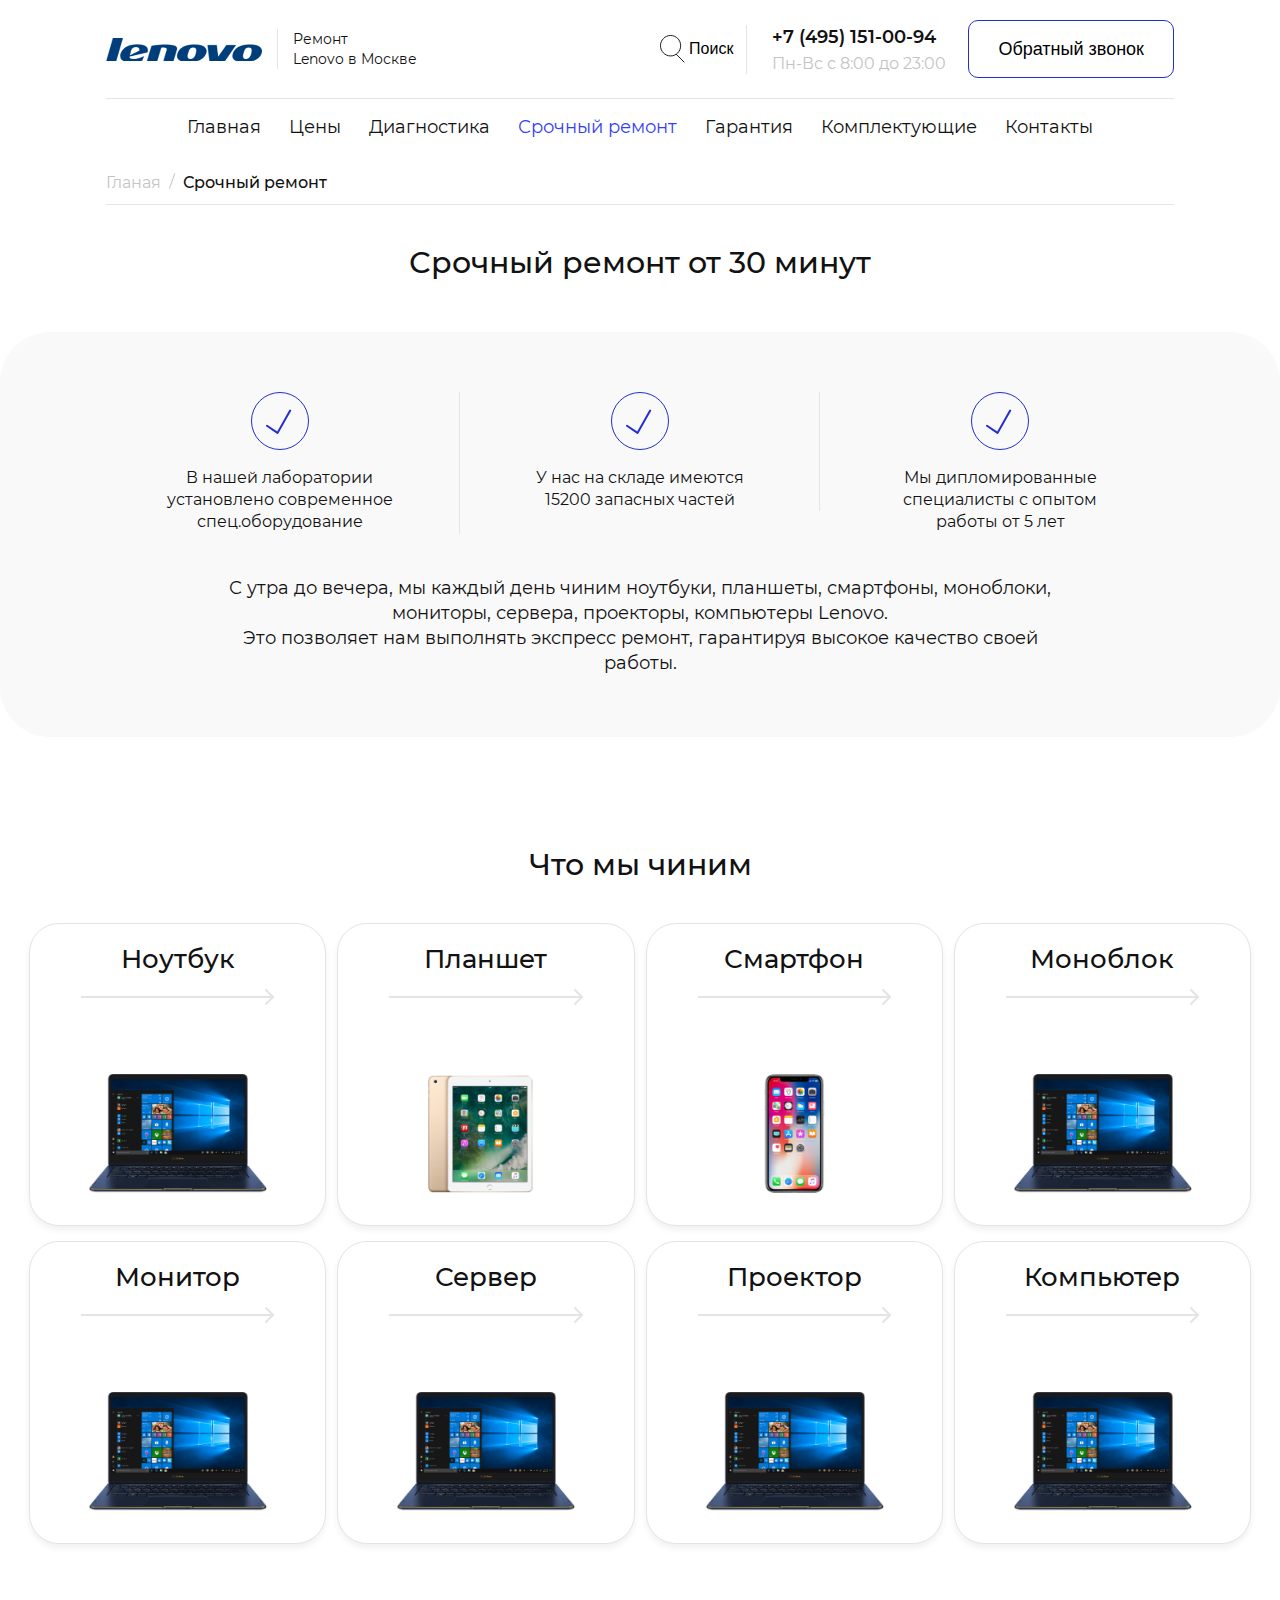
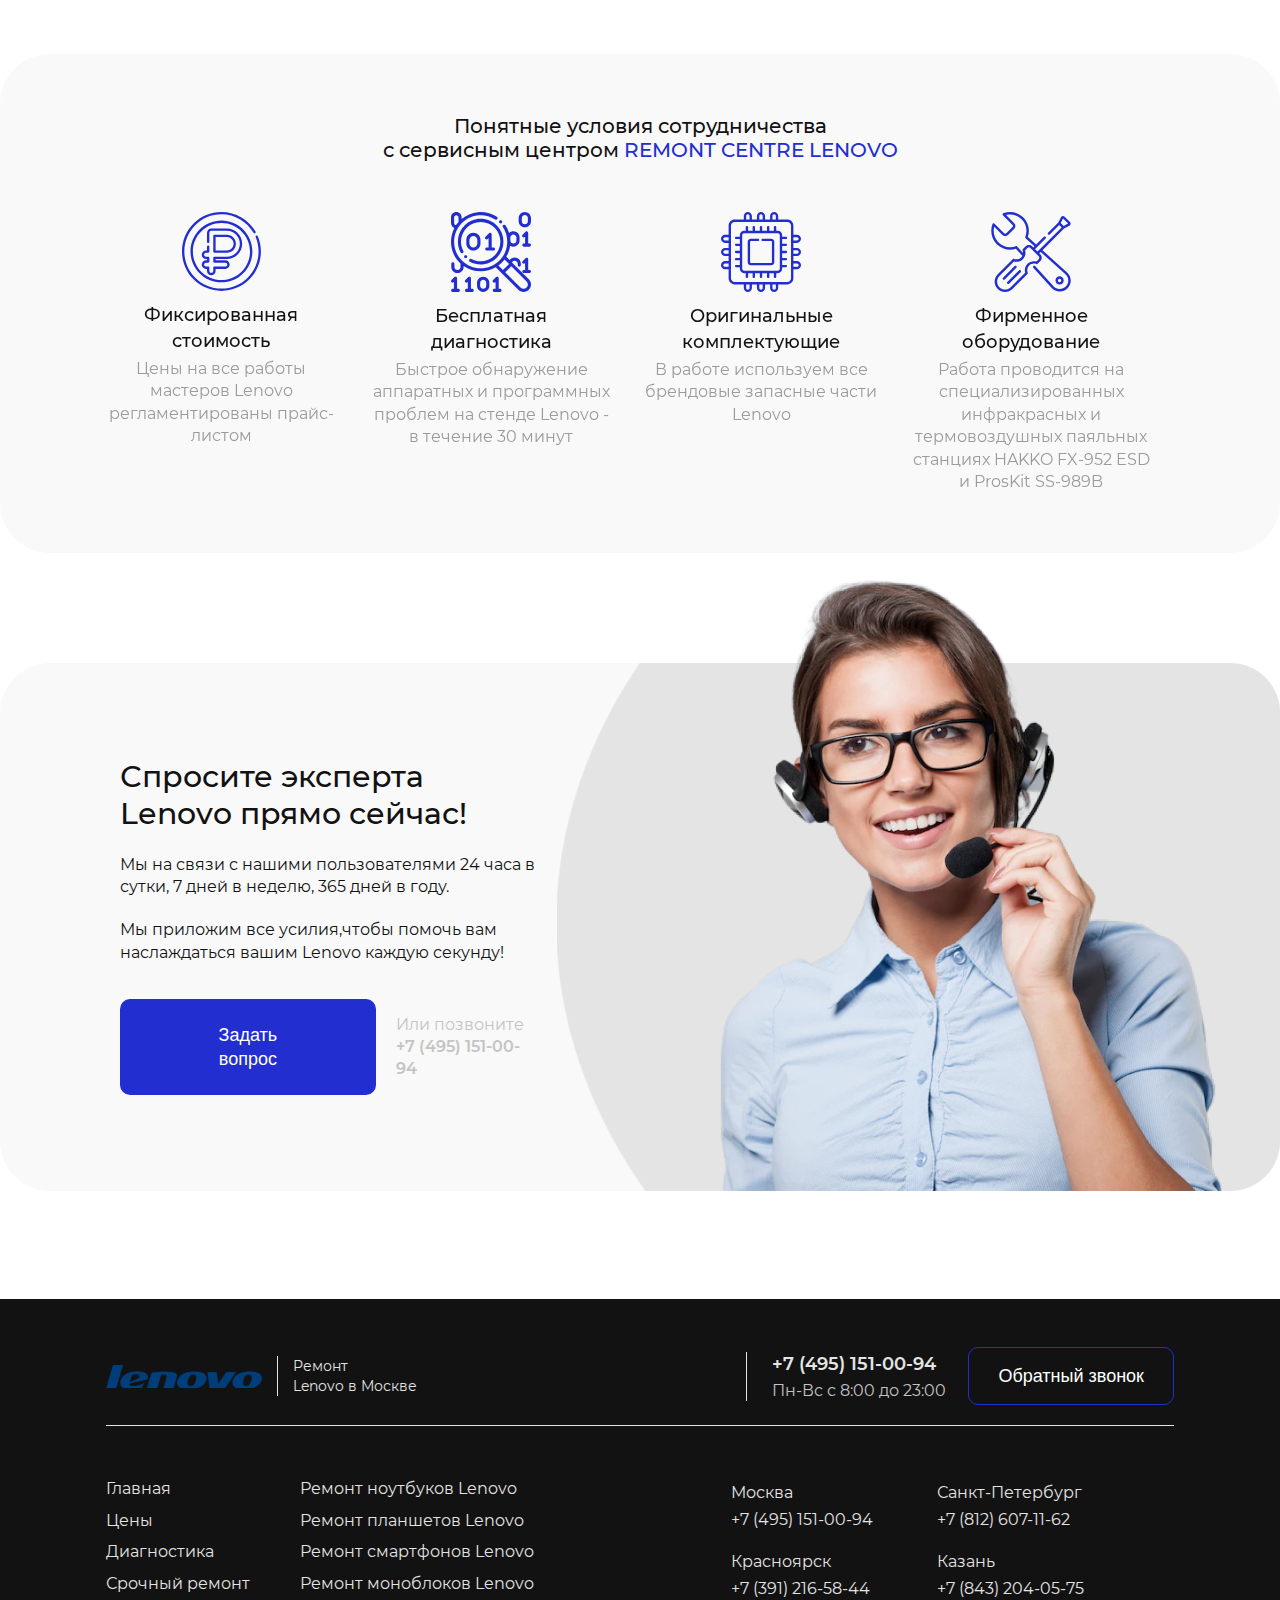
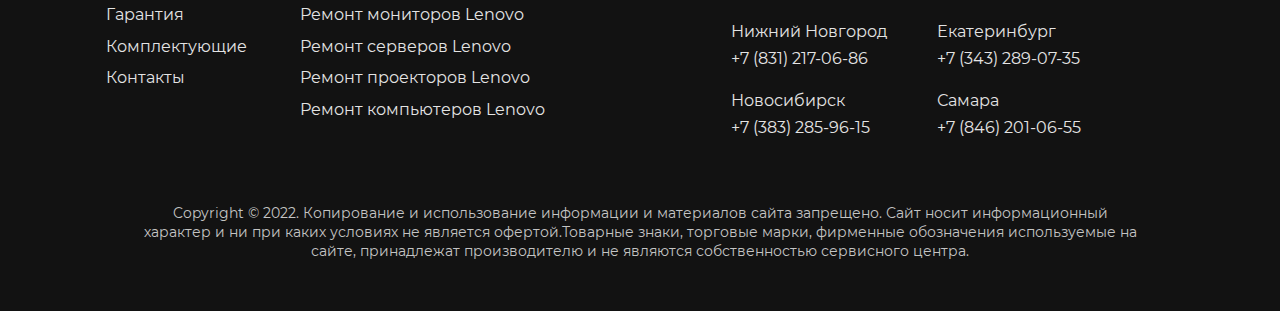
<file: repairs.html>
<!--Срочный ремонт-->
<!DOCTYPE html>
<html lang="ru">
<head>
    <meta charset="UTF-8">
    <meta http-equiv="X-UA-Compatible" content="IE=edge">
    <meta name="viewport" content="width=device-width, initial-scale=1.0">
    <link rel="apple-touch-icon" sizes="76x76" href="favicon/apple-touch-icon.png">
    <link rel="icon" type="image/png" sizes="32x32" href="favicon/favicon-32x32.png">
    <link rel="icon" type="image/png" sizes="16x16" href="favicon/favicon-16x16.png">
    <link rel="manifest" href="favicon/site.webmanifest">
    <meta name="msapplication-TileColor" content="#da532c">
    <meta name="theme-color" content="#ffffff">
    <link rel="stylesheet" href="font/stylesheet.css">
    <link rel="stylesheet" href="styles/style.css">
    <title>Ремонт Lenovo в Москве</title>
</head>
<body>
    <header class="header">
        <div class="header__block">        
            <div class="container">
                <div class="header__visible">
                    <div class="header__up">
                        <div class="header__left">
                            <a class="header__logo" href="#">
                                <div class="header__image">
                                    <img src="img/logo.png" alt="Логотип" class="header__img">
                                </div>
                            </a>
                            <div class="header__type">
                                <p class="header__text">Ремонт<br>Lenovo в Москве</p>
                            </div>
                        </div>
                        <div class="header__right">
                            <div class="header__search">
                                <button class="button button__search js-look">
                                    <div class="button__icon">
                                        <img src="img/icon/search.svg" class="button__img" alt="иконка поиска">
                                    </div>
                                    <p class="header__button">Поиск</p>
                                </button>
                            </div>
                            <div class="header__contact">
                                <div class="header__info">
                                    <div>
                                        <a class="header__phone" href="+74951510094">+7 (495) 151-00-94</a>
                                    </div>
                                    <div>
                                        <p class="header__time">Пн-Вс с 8:00 до 23:00</p>
                                    </div>
                                </div>
                                <div>
                                    <button class="button button__header js-popup-open">Обратный звонок</button>
                                </div>
                            </div>
                            <div class="header__menu">
                                <img src="img/icon/burger.svg" alt="иконка для открытия меню" class="header__burger js-burger">
                            </div>
                        </div>
                    </div>
                    <div class="header__down">
                        <div class="header__opacity">
                            <div class="header__carte">
                                <img src="img/icon/cross-burger.svg" alt="иконка для открытия меню" class="header__x js-cross">
                            </div>
                            <ul class="header__list">
                                <li class="header__roster">
                                    <a class="header__link">Главная</a>
                                </li>
                                <li class="header__roster">
                                    <a class="header__link" href="#">Цены</a>
                                </li>
                                <li class="header__roster">
                                    <a class="header__link" href="#">Диагностика</a>
                                </li>
                                <li class="header__roster">
                                    <a class="header__link header__link_disabled" href="#">Срочный ремонт</a>
                                </li>
                                <li class="header__roster">
                                    <a class="header__link" href="#">Гарантия</a>
                                </li>
                                <li class="header__roster">
                                    <a class="header__link" href="#">Комплектующие</a>
                                </li>
                                <li class="header__roster">
                                    <a class=" header__link" href="#">Контакты</a>
                                </li>
                            </ul>
                            <div class="header__contacts">
                                <div class="header__info">
                                    <div>
                                        <a class="header__phone" href="+74951510094">+7 (495) 151-00-94</a>
                                    </div>
                                    <div>
                                        <p class="header__time">Пн-Вс с 8:00 до 23:00</p>
                                    </div>
                                </div>
                                <div>
                                    <button class="button button__header js-popup-open">Обратный звонок</button>
                                </div>
                                <p class="header__address">107113, Москва,<br>Русаковская улица, 31</p>
                            </div>
                        </div>
                    </div>
                </div>
            </div>
            <div class="header__look">
                <div class="container">
                    <div class="header__box">
                        <input id="search" name="search" type="text" class="input input__look" data-toggle="hideseek" data-list="body" placeholder="Что у вас сломалось?">
                        <div class="header__unit">
                            <img src="img/icon/cross-big.svg" class="header__cross js-hide" alt="крестик закрытия формы">
                        </div>
                    </div>
                </div>
            </div>
        </div>
    </header>
    <section class="breadcrumbs">
        <div class="container">
            <div class="breadcrumbs__block">
                <div>
                    <a href="/" class="breadcrumbs__main">Гланая</a>
                </div>
                <div class="breadcrumbs__streak">
                    <img src="img/icon/streak.svg" alt="штрих">
                </div>
                <div>
                    <p class="breadcrumbs__page">Срочный ремонт</p>
                </div>
            </div>
        </div>
    </section>
    <section class="repairs">
        <div class="container">
            <h2 class="repairs__title">Срочный ремонт от 30 минут</h2>
            <div class="repairs__block">
                <div class="repairs__top">
                    <div class="repairs__card">
                        <img src="img/icon/check.svg" alt="иконка подтверждения">
                        <p class="repairs__confirmation">В нашей лаборатории установлено современное спец.оборудование</p>
                    </div>
                    <div class="repairs__card">
                        <img src="img/icon/check.svg" alt="иконка подтверждения">
                        <p class="repairs__confirmation">У нас на складе имеются 15200 запасных частей</p>
                    </div>
                    <div class="repairs__card">
                        <img src="img/icon/check.svg" alt="иконка подтверждения">
                        <p class="repairs__confirmation">Мы дипломированные специалисты с опытом работы от 5 лет</p>
                    </div>
                </div>
                <div class="repairs__bottom">
                    <p class="repairs__text">С утра до вечера, мы каждый день чиним ноутбуки, планшеты, смартфоны, моноблоки, мониторы, сервера, проекторы, компьютеры Lenovo.<br>Это позволяет нам выполнять экспресс ремонт, гарантируя высокое качество своей работы.</p>
                </div>
            </div>
        </div>
    </section>
    <section class="fixing">
        <div class="container">
            <h2 class="fixing__title">Что мы чиним</h2>
            <div class="fixing__block">
                <div class="fixing__product">
                    <a class="fixing__card" href="#">
                        <h3 class="fixing__subtitle">Ноутбук</h3>
                        <div class="fixing__arrow"></div>
                        <div class="fixing__picture">
                            <img src="img/laptop-mini.png" alt="Ноутбук" class="fixing__img">
                        </div>
                    </a>
                    <a class="fixing__card" href="#">
                        <h3 class="fixing__subtitle">Планшет</h3>
                        <div class="fixing__arrow"></div>
                        <div class="fixing__picture">
                            <img src="img/tablet.png" alt="Планшет" class="fixing__img">
                        </div>
                    </a>
                    <a class="fixing__card" href="#">
                        <h3 class="fixing__subtitle">Смартфон</h3>
                        <div class="fixing__arrow"></div>
                        <div class="fixing__picture">
                            <img src="img/smartphone.png" alt="Смартфон" class="fixing__img">
                        </div>
                    </a>
                    <a class="fixing__card" href="#">
                        <h3 class="fixing__subtitle">Моноблок</h3>
                        <div class="fixing__arrow"></div>
                        <div class="fixing__picture">
                            <img src="img/laptop-mini.png" alt="оноблок" class="fixing__img">
                        </div>
                    </a>
                    <a class="fixing__card" href="#">
                        <h3 class="fixing__subtitle">Монитор</h3>
                        <div class="fixing__arrow"></div>
                        <div class="fixing__picture">
                            <img src="img/laptop-mini.png" alt="Монитор" class="fixing__img">
                        </div>
                    </a>
                    <a class="fixing__card" href="#">
                        <h3 class="fixing__subtitle">Сервер</h3>
                        <div class="fixing__arrow"></div>
                        <div class="fixing__picture">
                            <img src="img/laptop-mini.png" alt="Сервер" class="fixing__img">
                        </div>
                    </a>
                    <a class="fixing__card" href="#">
                        <h3 class="fixing__subtitle">Проектор</h3>
                        <div class="fixing__arrow"></div>
                        <div class="fixing__picture">
                            <img src="img/laptop-mini.png" alt="Проектор" class="fixing__img">
                        </div>
                    </a>
                    <a class="fixing__card" href="#">
                        <h3 class="fixing__subtitle">Компьютер</h3>
                        <div class="fixing__arrow"></div>
                        <div class="fixing__picture">
                            <img src="img/laptop-mini.png" alt="Компьютер" class="fixing__img">
                        </div>
                    </a>
                </div>
            </div>
        </div>
    </section>
    <section class="benefit benefit_padding">
        <div class="container">
            <div class="benefit__block benefit__block_gray">
                <h2 class="benefit__heading benefit__heading_visible">Понятные условия сотрудничества<br>с сервисным центром <span class="benefit__heading_blue">Remont Centre Lenovo</span></h2>
                <div class="benefit__slider">
                    <div class="benefit__card">
                        <img src="img/icon/ruble.svg" alt="иконка рубля">
                        <p class="benefit__title">Фиксированная<br>стоимость</p>
                        <p class="benefit__subtitle">Цены на все работы мастеров Lenovo регламентированы прайс-листом</p>
                    </div>
                    <div class="benefit__card">
                        <img src="img/icon/digital-search.svg" alt="иконка рубля">
                        <p class="benefit__title">Бесплатная<br>диагностика</p>
                        <p class="benefit__subtitle">Быстрое обнаружение аппаратных и программных проблем на стенде Lenovo - в течение 30 минут</p>
                    </div>
                    <div class="benefit__card">
                        <img src="img/icon/processor.svg" alt="иконка рубля">
                        <p class="benefit__title">Оригинальные<br>комплектующие</p>
                        <p class="benefit__subtitle">В работе используем все брендовые запасные части Lenovo</p>
                    </div>
                    <div class="benefit__card">
                        <img src="img/icon/instument.svg" alt="иконка рубля">
                        <p class="benefit__title">Фирменное<br>оборудование</p>
                        <p class="benefit__subtitle">Работа проводится на специализированных инфракрасных и термовоздушных паяльных станциях HAKKO FX-952 ESD и ProsKit SS-989B</p>
                    </div>
                </div>
            </div>
        </div>
    </section>
    <section class="ask ask_padding">
        <div class="container">
            <div class="ask__background">
                <div class="ask__left">
                    <h2 class="ask__title">Спросите эксперта<br>Lеnovo прямо сейчас!</h2>
                    <p class="ask__subtitle">Мы на связи с нашими пользователями 24 часа в сутки, 7 дней в неделю, 365 дней в году.</p>
                    <p class="ask__subtitle">Мы приложим все усилия,чтобы помочь вам наслаждаться вашим Lenovo каждую секунду!</p>
                    <div class="ask__info">
                        <button class="button button__main button__main_padding js-popup-open">Задать вопрос</button>
                        <div class="ask__propose">
                            <p class="ask__suggest">Или позвоните</p>
                            <a href="+74951510094" class="ask__phone">+7 (495) 151-00-94</a>
                        </div>
                    </div>
                </div>
                <div class="ask__right">

                </div>
                <div class="ask__additionally">
                    <button class="button button__main button__main_padding button__main_pushbutton js-popup-open">Задать вопрос</button>
                    <div class="ask__propose">
                        <p class="ask__suggest">Или позвоните</p>
                        <a href="+74951510094" class="ask__phone">+7 (495) 151-00-94</a>
                    </div>
                </div>
            </div>
        </div>
    </section>
    <footer class="footer">
        <div class="container">
            <div class="footer__block">
                <div class="footer__accordion">
                    <div class="footer__item">
                        <div class="footer__trigger">
                            <p class="footer__checklist">Информация</p>
                            <svg viewBox="0 0 19 10" fill="none" xmlns="http://www.w3.org/2000/svg" class="footer__arrow">
                                <path d="M1 0.75L9.5 9.25L18 0.75" stroke-linecap="round" stroke-linejoin="round"/>
                            </svg>
                        </div>
                        <div class="footer__content">
                            <ul class="footer__list">
                                <li class="footer__ref">
                                    <a href="#" class="footer__link">Главная</a>
                                </li>
                                <li class="footer__ref">
                                    <a href="#" class="footer__link">Цены</a>
                                </li>
                                <li class="footer__ref">
                                    <a href="#" class="footer__link">Диагностика</a>
                                </li>
                                <li class="footer__ref">
                                    <a href="#" class="footer__link">Срочный ремонт</a>
                                </li>
                                <li class="footer__ref">
                                    <a href="#" class="footer__link">Гарантия</a>
                                </li>
                                <li class="footer__ref">
                                    <a href="#" class="footer__link">Комплектующие</a>
                                </li>
                                <li class="footer__ref">
                                    <a href="#" class="footer__link">Контакты</a>
                                </li>
                            </ul>
                        </div>
                    </div>
                    <div class="footer__item">
                        <div class="footer__trigger">
                            <p class="footer__checklist">Ремонт</p>
                            <svg viewBox="0 0 19 10" fill="none" xmlns="http://www.w3.org/2000/svg" class="footer__arrow">
                                <path d="M1 0.75L9.5 9.25L18 0.75" stroke-linecap="round" stroke-linejoin="round"/>
                            </svg>
                        </div>
                        <div class="footer__content">
                            <ul class="footer__list">
                                <li class="footer__ref">
                                    <a href="#" class="footer__link">Ремонт ноутбуков Lenovo</a>
                                </li>
                                <li class="footer__ref">
                                    <a href="#" class="footer__link">Ремонт планшетов Lenovo</a>
                                </li>
                                <li class="footer__ref">
                                    <a href="#" class="footer__link">Ремонт смартфонов Lenovo</a>
                                </li>
                                <li class="footer__ref">
                                    <a href="#" class="footer__link">Ремонт моноблоков Lenovo</a>
                                </li>
                                <li class="footer__ref">
                                    <a href="#" class="footer__link">Ремонт мониторов Lenovo</a>
                                </li>
                                <li class="footer__ref">
                                    <a href="#" class="footer__link">Ремонт серверов Lenovo</a>
                                </li>
                                <li class="footer__ref">
                                    <a href="#" class="footer__link">Ремонт проекторов Lenovo</a>
                                </li>
                                <li class="footer__ref">
                                    <a href="#" class="footer__link">Ремонт компьютеров Lenovo</a>
                                </li>
                            </ul>
                        </div>
                    </div>
                    <div class="footer__item">
                        <div class="footer__trigger footer__trigger_none">
                            <p class="footer__checklist">Города</p>
                            <svg viewBox="0 0 19 10" fill="none" xmlns="http://www.w3.org/2000/svg" class="footer__arrow">
                                <path d="M1 0.75L9.5 9.25L18 0.75" stroke-linecap="round" stroke-linejoin="round"/>
                            </svg>
                        </div>
                        <div class="footer__content">
                            <ul class="footer__list">
                                <li class="footer__ref footer__ref_padding">
                                    <a href="#" class="footer__link footer__link_line">Москва<br>+7 (495) 151-00-94</a>
                                </li>
                                <li class="footer__ref footer__ref_padding">
                                    <a href="#" class="footer__link footer__link_line">Красноярск<br>+7 (391) 216-58-44</a>
                                </li>
                                <li class="footer__ref footer__ref_padding">
                                    <a href="#" class="footer__link footer__link_line">Нижний Новгород<br>+7 (831) 217-06-86</a>
                                </li>
                                <li class="footer__ref footer__ref_padding">
                                    <a href="#" class="footer__link footer__link_line">Новосибирск<br>+7 (383) 285-96-15</a>
                                </li>
                                <li class="footer__ref footer__ref_padding">
                                    <a href="#" class="footer__link footer__link_line">Санкт-Петербург<br>+7 (812) 607-11-62</a>
                                </li>
                                <li class="footer__ref footer__ref_padding">
                                    <a href="#" class="footer__link footer__link_line">Казань<br>+7 (843) 204-05-75</a>
                                </li>
                                <li class="footer__ref footer__ref_padding">
                                    <a href="#" class="footer__link footer__link_line">Екатеринбург<br>+7 (343) 289-07-35</a>
                                </li>
                                <li class="footer__ref footer__ref_padding">
                                    <a href="#" class="footer__link footer__link_line">Самара<br>+7 (846) 201-06-55</a>
                                </li>
                            </ul>
                        </div>
                    </div>
                </div>
                <div class="footer__up">
                    <div class="footer__left">
                        <a class="footer__logo" href="#">
                            <div class="footer__image">
                                <img src="img/logo.png" alt="Логотип" class="footer__img">
                            </div>
                        </a>
                        <div class="footer__type">
                            <p class="footer__text">Ремонт<br>Lenovo в Москве</p>
                        </div>
                    </div>
                    <div class="footer__right">
                        <div class="footer__contact">
                            <div class="footer__info">
                                <div>
                                    <a class="footer__phone" href="+74951510094">+7 (495) 151-00-94</a>
                                </div>
                                <div>
                                    <p class="footer__time">Пн-Вс с 8:00 до 23:00</p>
                                </div>
                            </div>
                            <div>
                                <button class="button button__header button__footer js-popup-open">Обратный звонок</button>
                            </div>
                        </div>
                    </div>
                </div>
                <div class="footer__middle">
                    <div class="footer__leftward">
                        <ul class="footer__list">
                            <li class="footer__ref">
                                <a href="#" class="footer__link">Главная</a>
                            </li>
                            <li class="footer__ref">
                                <a href="#" class="footer__link">Цены</a>
                            </li>
                            <li class="footer__ref">
                                <a href="#" class="footer__link">Диагностика</a>
                            </li>
                            <li class="footer__ref">
                                <a href="#" class="footer__link">Срочный ремонт</a>
                            </li>
                            <li class="footer__ref">
                                <a href="#" class="footer__link">Гарантия</a>
                            </li>
                            <li class="footer__ref">
                                <a href="#" class="footer__link">Комплектующие</a>
                            </li>
                            <li class="footer__ref">
                                <a href="#" class="footer__link">Контакты</a>
                            </li>
                        </ul>
                        <ul class="footer__list">
                            <li class="footer__ref">
                                <a href="#" class="footer__link">Ремонт ноутбуков Lenovo</a>
                            </li>
                            <li class="footer__ref">
                                <a href="#" class="footer__link">Ремонт планшетов Lenovo</a>
                            </li>
                            <li class="footer__ref">
                                <a href="#" class="footer__link">Ремонт смартфонов Lenovo</a>
                            </li>
                            <li class="footer__ref">
                                <a href="#" class="footer__link">Ремонт моноблоков Lenovo</a>
                            </li>
                            <li class="footer__ref">
                                <a href="#" class="footer__link">Ремонт мониторов Lenovo</a>
                            </li>
                            <li class="footer__ref">
                                <a href="#" class="footer__link">Ремонт серверов Lenovo</a>
                            </li>
                            <li class="footer__ref">
                                <a href="#" class="footer__link">Ремонт проекторов Lenovo</a>
                            </li>
                            <li class="footer__ref">
                                <a href="#" class="footer__link">Ремонт компьютеров Lenovo</a>
                            </li>
                        </ul>
                    </div>
                    <div class="footer__rightward">
                        <ul class="footer__list">
                            <li class="footer__ref footer__ref_padding">
                                <a href="#" class="footer__link footer__link_line">Москва<br>+7 (495) 151-00-94</a>
                            </li>
                            <li class="footer__ref footer__ref_padding">
                                <a href="#" class="footer__link footer__link_line">Красноярск<br>+7 (391) 216-58-44</a>
                            </li>
                            <li class="footer__ref footer__ref_padding">
                                <a href="#" class="footer__link footer__link_line">Нижний Новгород<br>+7 (831) 217-06-86</a>
                            </li>
                            <li class="footer__ref footer__ref_padding">
                                <a href="#" class="footer__link footer__link_line">Новосибирск<br>+7 (383) 285-96-15</a>
                            </li>
                        </ul>
                        <ul class="footer__list">
                            <li class="footer__ref footer__ref_padding">
                                <a href="#" class="footer__link footer__link_line">Санкт-Петербург<br>+7 (812) 607-11-62</a>
                            </li>
                            <li class="footer__ref footer__ref_padding">
                                <a href="#" class="footer__link footer__link_line">Казань<br>+7 (843) 204-05-75</a>
                            </li>
                            <li class="footer__ref footer__ref_padding">
                                <a href="#" class="footer__link footer__link_line">Екатеринбург<br>+7 (343) 289-07-35</a>
                            </li>
                            <li class="footer__ref footer__ref_padding">
                                <a href="#" class="footer__link footer__link_line">Самара<br>+7 (846) 201-06-55</a>
                            </li>
                        </ul>
                    </div>
                </div>
                <div class="footer__down">
                    <p class="footer__copyright">Copyright © 2022. Копирование и использование информации и материалов сайта запрещено. Сайт носит информационный характер и ни при каких условиях не является офертой.Товарные знаки, торговые марки, фирменные обозначения используемые на сайте, принадлежат производителю и не являются собственностью сервисного центра.</p>
                </div>
            </div>
        </div>
    </footer>
    <div class="popup">
        <div class="popup__block">
            <a class="popup__cross popup__cross_none js-popup-close" href="#">
                <img src="img/icon/cross.svg" alt="крестик для закрятия popup">
            </a>
                <p class="popup__title">Запишитесь на ремонт</p>
                <p class="popup__subtitle">И мы свяжемся с вами<br>в течение 3 минут!</p>
                <form class="popup__form">
                    <input class="input" type="text" name="name" placeholder="Ваше имя">
                    <input class="input js-phone" type="tel" name="phone" placeholder="+7 (___) ___-__-__">
                    <select class="select" name="select">
                        <option value="">Тип устройства</option>
                        <option value="laptop">Ноутбук</option>
                        <option value="smartphone">Смартфон</option>
                        <option value="screen">Монитор</option>
                        <option value="tablet">Планшет</option>
                        <option value="monoblock">Моноблок</option>
                        <option value="projector">Проектор</option>
                    </select>
                </form>
                <div class="popup__button">
                    <button class="button button__popup js-popup-send">Отправить</button>
                </div>
                <p class="popup__small">отправляя заявку вы даете согласие<br>на обработку персональных данных</p>
        </div>
    </div>
    <div class="popup_good">
        <div class="popup__block popup__block_good">
            <a class="popup__cross js-popup-close" href="#">
                <img src="img/icon/cross.svg" alt="крестик для закрятия popup">
            </a>
                <div class="popup__circle popup__circle_blue">
                    <img src="img/icon/check-mark.svg" alt="Галочка, подтверждающая удачную отправку вашего запроса">
                </div>
                <p class="popup__title">Ваши данные<br>успешно отправлены</p>
                <p class="popup__subtitle popup__subtitle_padding">Заявка принята, ожидайте звонка менеджера</p>
        </div>
    </div>
    <div class="popup_bad">
        <div class="popup__block popup__block_good">
            <a class="popup__cross js-popup-close" href="#">
                <img src="img/icon/cross.svg" alt="крестик для закрятия popup">
            </a>
                <div class="popup__circle popup__circle_red">
                    <img src="img/icon/cross-big.svg" alt="Крест, который говорит, что что-то пошло не так">
                </div>
                <p class="popup__title">Ошибка</p>
                <p class="popup__subtitle popup__subtitle_padding">Неверно введены данные,<br>попробуйте снова</p>
        </div>
    </div>
    <script src="script/jQuery-3.6.1.js"></script>
    <script src="script/jquery.maskedinput.min.js"></script>
    <script src="script/jquery.hideseek.min.js"></script>
    <script src="script/slick.min.js"></script>
    <script src="script/script.js"></script>
</body>
</html>
</file>
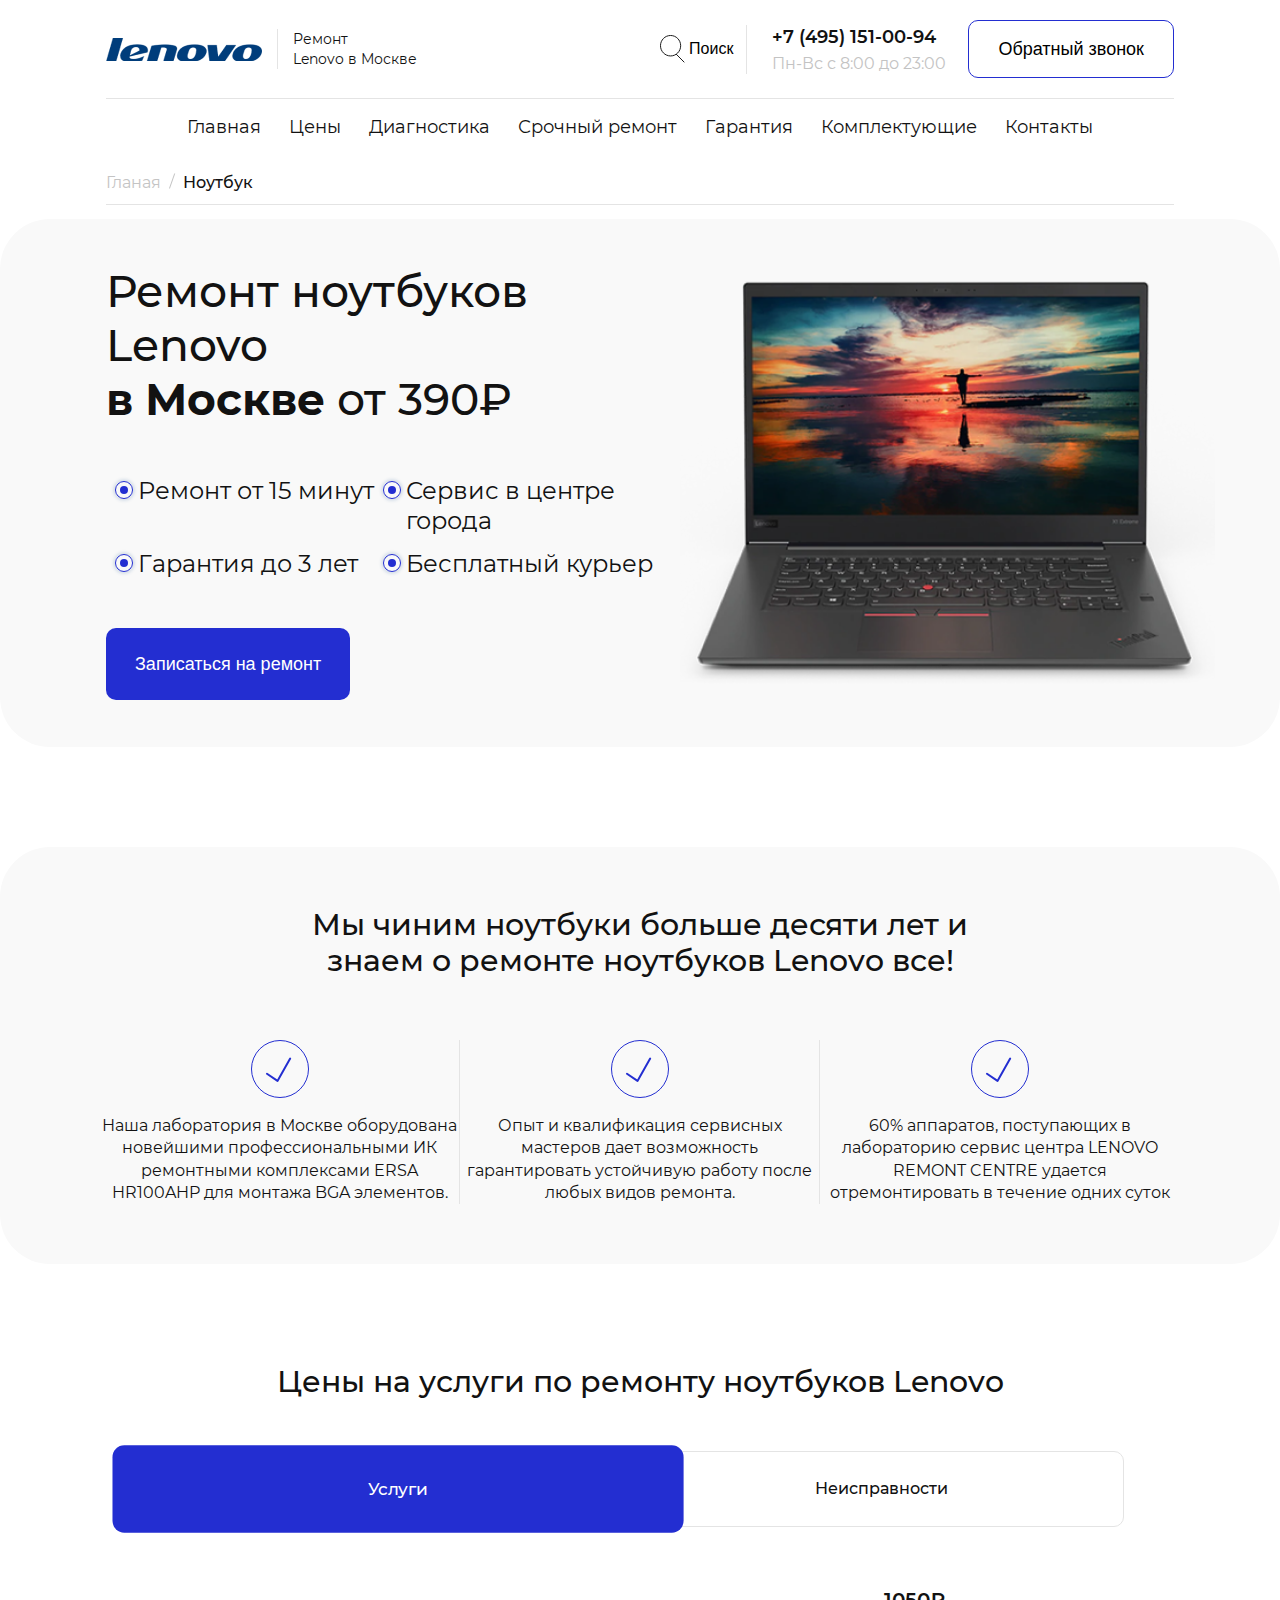
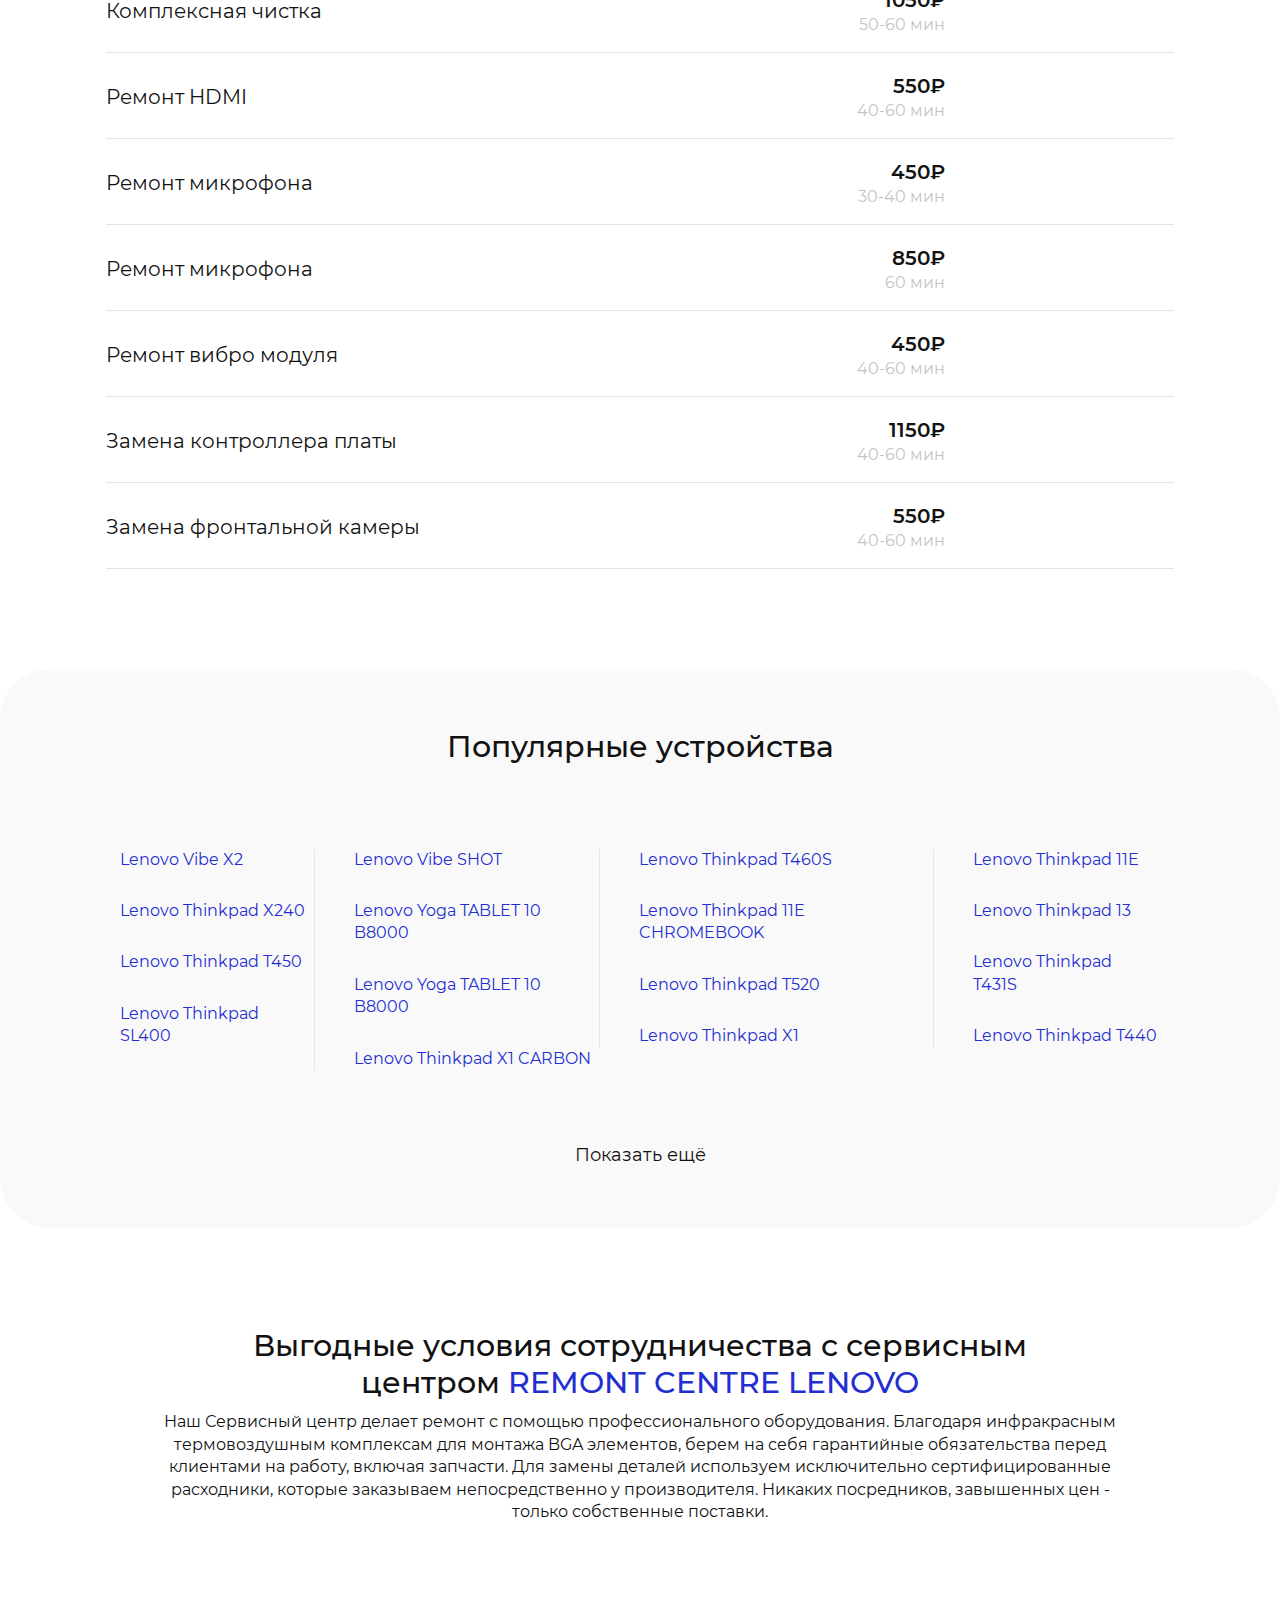
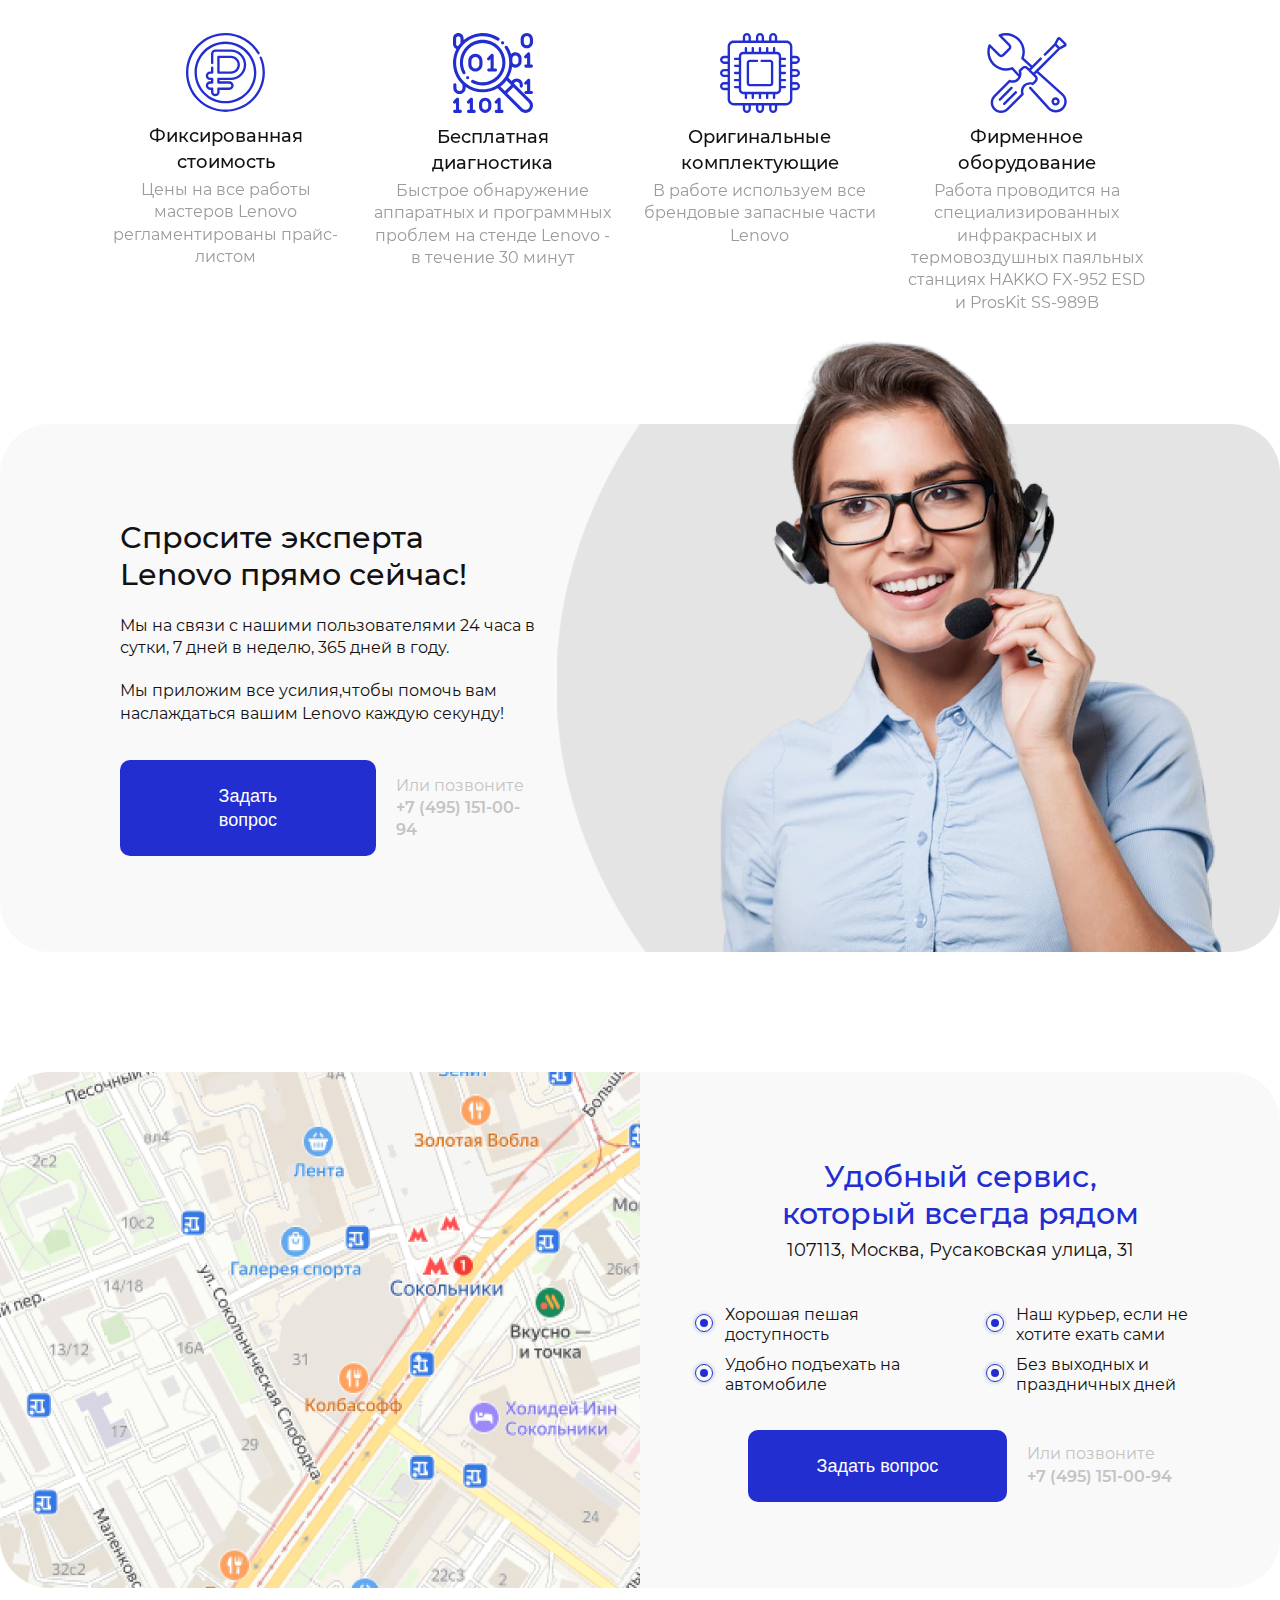
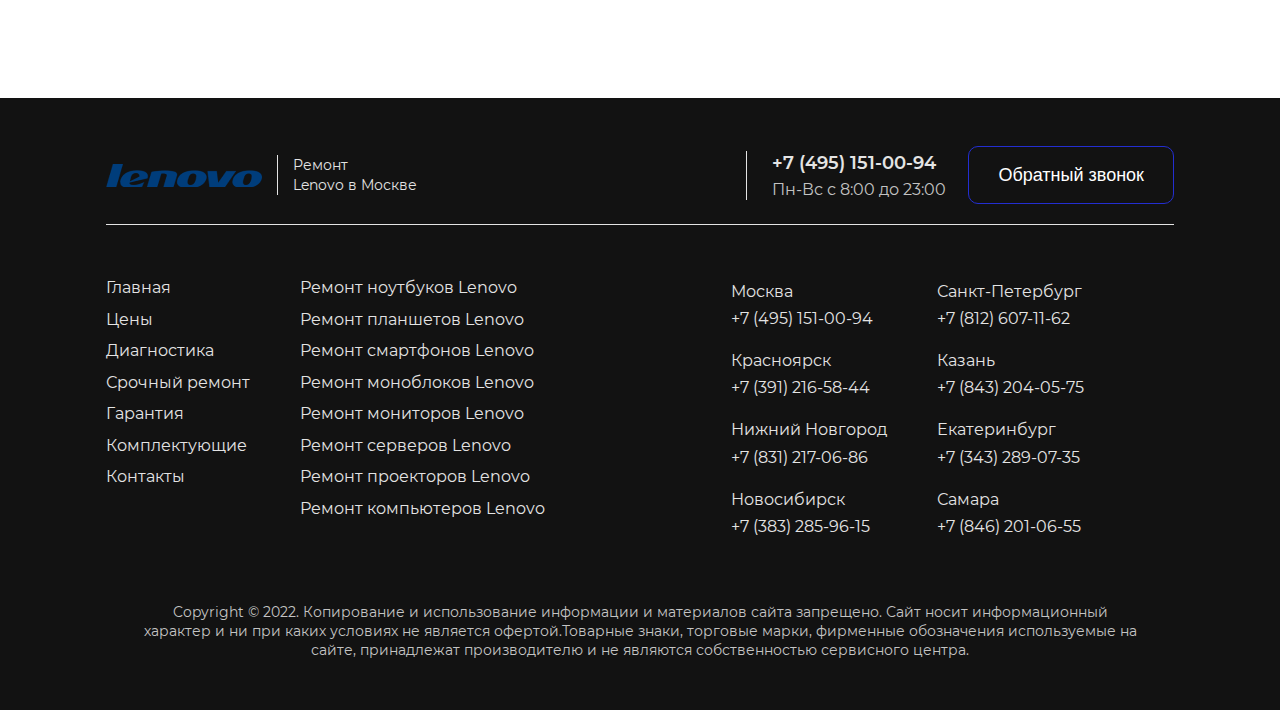
<file: typical.html>
<!--Типовая Главная-->
<!DOCTYPE html>
<html lang="ru">
<head>
    <meta charset="UTF-8">
    <meta http-equiv="X-UA-Compatible" content="IE=edge">
    <meta name="viewport" content="width=device-width, initial-scale=1.0">
    <link rel="apple-touch-icon" sizes="76x76" href="favicon/apple-touch-icon.png">
    <link rel="icon" type="image/png" sizes="32x32" href="favicon/favicon-32x32.png">
    <link rel="icon" type="image/png" sizes="16x16" href="favicon/favicon-16x16.png">
    <link rel="manifest" href="favicon/site.webmanifest">
    <meta name="msapplication-TileColor" content="#da532c">
    <meta name="theme-color" content="#ffffff">
    <link rel="stylesheet" href="font/stylesheet.css">
    <link rel="stylesheet" href="styles/style.css">
    <title>Ремонт Lenovo в Москве</title>
</head>
<body>
    <header class="header">
        <div class="header__block">        
            <div class="container">
                <div class="header__visible">
                    <div class="header__up">
                        <div class="header__left">
                            <a class="header__logo" href="#">
                                <div class="header__image">
                                    <img src="img/logo.png" alt="Логотип" class="header__img">
                                </div>
                            </a>
                            <div class="header__type">
                                <p class="header__text">Ремонт<br>Lenovo в Москве</p>
                            </div>
                        </div>
                        <div class="header__right">
                            <div class="header__search">
                                <button class="button button__search js-look">
                                    <div class="button__icon">
                                        <img src="img/icon/search.svg" class="button__img" alt="иконка поиска">
                                    </div>
                                    <p class="header__button">Поиск</p>
                                </button>
                            </div>
                            <div class="header__contact">
                                <div class="header__info">
                                    <div>
                                        <a class="header__phone" href="+74951510094">+7 (495) 151-00-94</a>
                                    </div>
                                    <div>
                                        <p class="header__time">Пн-Вс с 8:00 до 23:00</p>
                                    </div>
                                </div>
                                <div>
                                    <button class="button button__header js-popup-open">Обратный звонок</button>
                                </div>
                            </div>
                            <div class="header__menu">
                                <img src="img/icon/burger.svg" alt="иконка для открытия меню" class="header__burger js-burger">
                            </div>
                        </div>
                    </div>
                    <div class="header__down">
                        <div class="header__opacity">
                            <div class="header__carte">
                                <img src="img/icon/cross-burger.svg" alt="иконка для открытия меню" class="header__x js-cross">
                            </div>
                            <ul class="header__list">
                                <li class="header__roster">
                                    <a class="header__link">Главная</a>
                                </li>
                                <li class="header__roster">
                                    <a class="header__link" href="#">Цены</a>
                                </li>
                                <li class="header__roster">
                                    <a class="header__link" href="#">Диагностика</a>
                                </li>
                                <li class="header__roster">
                                    <a class="header__link" href="#">Срочный ремонт</a>
                                </li>
                                <li class="header__roster">
                                    <a class="header__link" href="#">Гарантия</a>
                                </li>
                                <li class="header__roster">
                                    <a class="header__link" href="#">Комплектующие</a>
                                </li>
                                <li class="header__roster">
                                    <a class=" header__link" href="#">Контакты</a>
                                </li>
                            </ul>
                            <div class="header__contacts">
                                <div class="header__info">
                                    <div>
                                        <a class="header__phone" href="+74951510094">+7 (495) 151-00-94</a>
                                    </div>
                                    <div>
                                        <p class="header__time">Пн-Вс с 8:00 до 23:00</p>
                                    </div>
                                </div>
                                <div>
                                    <button class="button button__header js-popup-open">Обратный звонок</button>
                                </div>
                                <p class="header__address">107113, Москва,<br>Русаковская улица, 31</p>
                            </div>
                        </div>
                    </div>
                </div>
            </div>
            <div class="header__look">
                <div class="container">
                    <div class="header__box">
                        <input id="search" name="search" type="text" class="input input__look" data-toggle="hideseek" data-list="body" placeholder="Что у вас сломалось?">
                        <div class="header__unit">
                            <img src="img/icon/cross-big.svg" class="header__cross js-hide" alt="крестик закрытия формы">
                        </div>
                    </div>
                </div>
            </div>
        </div>
    </header>
    <section class="breadcrumbs">
        <div class="container">
            <div class="breadcrumbs__block">
                <div>
                    <a href="/" class="breadcrumbs__main">Гланая</a>
                </div>
                <div class="breadcrumbs__streak">
                    <img src="img/icon/streak.svg" alt="штрих">
                </div>
                <div>
                    <p class="breadcrumbs__page">Ноутбук</p>
                </div>
            </div>
        </div>
    </section>
    <section class="main main_padding">
        <div class="container">
            <div class="main__background">
                <div class="main__left">
                    <div class="main__block">
                        <h1 class="main__header main__header_small">Ремонт ноутбуков Lenovo <br class="main__br"><b>в Москве</b> от 390₽</h1>
                        <div class="main__roster">
                            <p class="main__text">Ремонт от 15 минут</p>
                            <p class="main__text">Сервис в центре города</p>
                            <p class="main__text">Гарантия до 3 лет</p>
                            <p class="main__text">Бесплатный курьер</p>                            
                        </div>
                        <div class="main__button">
                            <button class="button button__main js-popup-open">Записаться на ремонт</button>
                        </div>
                    </div>
                </div>
                <div class="main__right">
                    <div class="main__picture">
                        <img src="img/laptop.png" class="main__img" alt="техника которую мы ремонтируем">
                    </div>
                    <div class="main__pushbutton">
                        <button class="button button__main button__main_pushbutton js-popup-open">Записаться на ремонт</button>
                    </div>
                </div>
            </div>
        </div>
    </section>
    <section class="typical">
        <div class="container">
            <div class="typical__block">
                <h2 class="typical__title">Мы чиним ноутбуки больше десяти лет и знаем о ремонте ноутбуков Lenovo все! </h2>
                <div class="typical__top">
                    <div class="typical__card">
                        <img src="img/icon/check.svg" alt="иконка подтверждения">
                        <p class="typical__confirmation">Наша лаборатория в Москве оборудована новейшими профессиональными ИК ремонтными комплексами ERSA HR100AHP для монтажа BGA элементов. </p>
                    </div>
                    <div class="typical__card">
                        <img src="img/icon/check.svg" alt="иконка подтверждения">
                        <p class="typical__confirmation">Опыт и квалификация сервисных мастеров дает возможность гарантировать устойчивую работу после любых видов ремонта. </p>
                    </div>
                    <div class="typical__card">
                        <img src="img/icon/check.svg" alt="иконка подтверждения">
                        <p class="typical__confirmation">60% аппаратов, поступающих в лабораторию сервис центра LENOVO REMONT CENTRE удается отремонтировать в течение одних суток</p>
                    </div>
                </div>
            </div>
        </div>
    </section>
    <section class="price">
        <div class="container">
            <div class="price__block">
                <h2 class="price__title">Цены на услуги по ремонту ноутбуков Lenovo</h2>
                <div class="price__tab">
                    <ul class="price__list price__list_small">
                        <li class="price__ref price__ref_small">
                            <a href="#tab1" class="price__link">Услуги</a>
                        </li>
                        <li class="price__ref price__ref_small">
                            <a href="#tab2" class="price__link">Неисправности</a>
                        </li>
                    </ul>
                </div>
                <div id="tab1" class="price__table ">
                    <div class="price__spreadsheet">
                        <div class="price__line">
                            <a href="#" class="price__range js-popup-open"> 
                                <p class="price__service">Комплексная чистка</p>
                                <div class="price__info">
                                    <div class="price__conditions">
                                        <p class="price__cost">1050₽</p>
                                        <p class="price__time">50-60 мин</p>
                                    </div>
                                    <div class="price__opacity">
                                        <button class="button button__table">Оставить заявку</button>
                                    </div>
                                </div>
                            </a>
                        </div>
                        <div class="price__line">
                            <a href="#" class="price__range js-popup-open"> 
                                <p class="price__service">Ремонт HDMI</p>
                                <div class="price__info">
                                    <div class="price__conditions">
                                        <p class="price__cost">550₽</p>
                                        <p class="price__time">40-60 мин</p>
                                    </div>
                                    <div class="price__opacity">
                                        <button class="button button__table">Оставить заявку</button>
                                    </div>
                                </div>
                            </a>
                        </div>
                        <div class="price__line">
                            <a href="#" class="price__range js-popup-open"> 
                                <p class="price__service">Ремонт микрофона</p>
                                <div class="price__info">
                                    <div class="price__conditions">
                                        <p class="price__cost">450₽</p>
                                        <p class="price__time">30-40 мин</p>
                                    </div>
                                    <div class="price__opacity">
                                        <button class="button button__table">Оставить заявку</button>
                                    </div>
                                </div>
                            </a>
                        </div>
                        <div class="price__line">
                            <a href="#" class="price__range js-popup-open"> 
                                <p class="price__service">Ремонт микрофона</p>
                                <div class="price__info">
                                    <div class="price__conditions">
                                        <p class="price__cost">850₽</p>
                                        <p class="price__time">60 мин</p>
                                    </div>
                                    <div class="price__opacity">
                                        <button class="button button__table">Оставить заявку</button>
                                    </div>
                                </div>
                            </a>
                        </div>
                        <div class="price__line">
                            <a href="#" class="price__range js-popup-open"> 
                                <p class="price__service">Ремонт вибро модуля</p>
                                <div class="price__info">
                                    <div class="price__conditions">
                                        <p class="price__cost">450₽</p>
                                        <p class="price__time">40-60 мин</p>
                                    </div>
                                    <div class="price__opacity">
                                        <button class="button button__table">Оставить заявку</button>
                                    </div>
                                </div>
                            </a>
                        </div>
                        <div class="price__line">
                            <a href="#" class="price__range js-popup-open"> 
                                <p class="price__service">Замена контроллера платы</p>
                                <div class="price__info">
                                    <div class="price__conditions">
                                        <p class="price__cost">1150₽</p>
                                        <p class="price__time">40-60 мин</p>
                                    </div>
                                    <div class="price__opacity">
                                        <button class="button button__table">Оставить заявку</button>
                                    </div>
                                </div>
                            </a>
                        </div>
                        <div class="price__line">
                            <a href="#" class="price__range js-popup-open"> 
                                <p class="price__service">Замена фронтальной камеры</p>
                                <div class="price__info">
                                    <div class="price__conditions">
                                        <p class="price__cost">550₽</p>
                                        <p class="price__time">40-60 мин</p>
                                    </div>
                                    <div class="price__opacity">
                                        <button class="button button__table">Оставить заявку</button>
                                    </div>
                                </div>
                            </a>
                        </div>
                    </div>
                </div>
                <div id="tab2" class="price__table">
                    <div class="price__spreadsheet">
                        <div class="price__line">
                            <a href="#" class="price__range js-popup-open"> 
                                <p class="price__service">Комплексная чистка</p>
                                <div class="price__fault">
                                    <div class="price__opacity">
                                        <button class="button button__table">Оставить заявку</button>
                                    </div>
                                </div>
                            </a>
                        </div>
                        <div class="price__line">
                            <a href="#" class="price__range js-popup-open"> 
                                <p class="price__service">Ремонт HDMI</p>
                                <div class="price__fault">
                                    <div class="price__opacity">
                                        <button class="button button__table">Оставить заявку</button>
                                    </div>
                                </div>
                            </a>
                        </div>
                        <div class="price__line">
                            <a href="#" class="price__range js-popup-open"> 
                                <p class="price__service">Ремонт микрофона</p>
                                <div class="price__fault">
                                    <div class="price__opacity">
                                        <button class="button button__table">Оставить заявку</button>
                                    </div>
                                </div>
                            </a>
                        </div>
                        <div class="price__line">
                            <a href="#" class="price__range js-popup-open"> 
                                <p class="price__service">Ремонт микрофона</p>
                                <div class="price__fault">
                                    <div class="price__opacity">
                                        <button class="button button__table">Оставить заявку</button>
                                    </div>
                                </div>
                            </a>
                        </div>
                        <div class="price__line">
                            <a href="#" class="price__range js-popup-open"> 
                                <p class="price__service">Ремонт вибро модуля</p>
                                <div class="price__fault">
                                    <div class="price__opacity">
                                        <button class="button button__table">Оставить заявку</button>
                                    </div>
                                </div>
                            </a>
                        </div>
                        <div class="price__line">
                            <a href="#" class="price__range js-popup-open"> 
                                <p class="price__service">Замена контроллера платы</p>
                                <div class="price__fault">
                                    <div class="price__opacity">
                                        <button class="button button__table">Оставить заявку</button>
                                    </div>
                                </div>
                            </a>
                        </div>
                        <div class="price__line">
                            <a href="#" class="price__range js-popup-open"> 
                                <p class="price__service">Замена фронтальной камеры</p>
                                <div class="price__fault">
                                    <div class="price__opacity">
                                        <button class="button button__table">Оставить заявку</button>
                                    </div>
                                </div>
                            </a>
                        </div>
                    </div>
                </div>
            </div>
        </div>
    </section>
    <section class="devices devices_padding">
        <div class="container">
            <div class="devices__background">
                <div class="devices__title">Популярные устройства</div>
                <div class="devices__lists">
                    <ul class="devices__list">
                        <li class="devices__ref">
                            <a href="#" class="devices__link">Lenovo Vibe X2</a>
                        </li>
                        <li class="devices__ref">
                            <a href="#" class="devices__link">Lenovo Thinkpad X240</a>
                        </li>
                        <li class="devices__ref">
                            <a href="#" class="devices__link">Lenovo Thinkpad T450</a>
                        </li>
                        <li class="devices__ref">
                            <a href="#" class="devices__link">Lenovo Thinkpad SL400</a>
                        </li>
                    </ul>
                    <ul class="devices__list">
                        <li class="devices__ref">
                            <a href="#" class="devices__link">Lenovo Vibe SHOT</a>
                        </li>
                        <li class="devices__ref">
                            <a href="#" class="devices__link">Lenovo Yoga TABLET 10 B8000</a>
                        </li>
                        <li class="devices__ref">
                            <a href="#" class="devices__link">Lenovo Yoga TABLET 10 B8000</a>
                        </li>
                        <li class="devices__ref">
                            <a href="#" class="devices__link">Lenovo Thinkpad X1 CARBON</a>
                        </li>
                    </ul>
                    <ul class="devices__list">
                        <li class="devices__ref">
                            <a href="#" class="devices__link">Lenovo Thinkpad T460S</a>
                        </li>
                        <li class="devices__ref">
                            <a href="#" class="devices__link">Lenovo Thinkpad 11E CHROMEBOOK</a>
                        </li>
                        <li class="devices__ref">
                            <a href="#" class="devices__link">Lenovo Thinkpad T520</a>
                        </li>
                        <li class="devices__ref">
                            <a href="#" class="devices__link">Lenovo Thinkpad X1</a>
                        </li>
                    </ul>
                    <ul class="devices__list">
                        <li class="devices__ref">
                            <a href="#" class="devices__link">Lenovo Thinkpad 11E</a>
                        </li>
                        <li class="devices__ref">
                            <a href="#" class="devices__link">Lenovo Thinkpad 13</a>
                        </li>
                        <li class="devices__ref">
                            <a href="#" class="devices__link">Lenovo Thinkpad T431S</a>
                        </li>
                        <li class="devices__ref">
                            <a href="#" class="devices__link">Lenovo Thinkpad T440</a>
                        </li>
                    </ul>
                </div>
                <div class="devices__lists devices__lists_margin devices__lists_inactive">
                    <ul class="devices__list">
                        <li class="devices__ref">
                            <a href="#" class="devices__link">Lenovo Vibe X2</a>
                        </li>
                        <li class="devices__ref">
                            <a href="#" class="devices__link">Lenovo Thinkpad X240</a>
                        </li>
                        <li class="devices__ref">
                            <a href="#" class="devices__link">Lenovo Thinkpad T450</a>
                        </li>
                        <li class="devices__ref">
                            <a href="#" class="devices__link">Lenovo Thinkpad SL400</a>
                        </li>
                    </ul>
                    <ul class="devices__list">
                        <li class="devices__ref">
                            <a href="#" class="devices__link">Lenovo Vibe SHOT</a>
                        </li>
                        <li class="devices__ref">
                            <a href="#" class="devices__link">Lenovo Yoga TABLET 10 B8000</a>
                        </li>
                        <li class="devices__ref">
                            <a href="#" class="devices__link">Lenovo Yoga TABLET 10 B8000</a>
                        </li>
                        <li class="devices__ref">
                            <a href="#" class="devices__link">Lenovo Thinkpad X1 CARBON</a>
                        </li>
                    </ul>
                    <ul class="devices__list">
                        <li class="devices__ref">
                            <a href="#" class="devices__link">Lenovo Thinkpad T460S</a>
                        </li>
                        <li class="devices__ref">
                            <a href="#" class="devices__link">Lenovo Thinkpad 11E CHROMEBOOK</a>
                        </li>
                        <li class="devices__ref">
                            <a href="#" class="devices__link">Lenovo Thinkpad T520</a>
                        </li>
                        <li class="devices__ref">
                            <a href="#" class="devices__link">Lenovo Thinkpad X1</a>
                        </li>
                    </ul>
                    <ul class="devices__list">
                        <li class="devices__ref">
                            <a href="#" class="devices__link">Lenovo Thinkpad 11E</a>
                        </li>
                        <li class="devices__ref">
                            <a href="#" class="devices__link">Lenovo Thinkpad 13</a>
                        </li>
                        <li class="devices__ref">
                            <a href="#" class="devices__link">Lenovo Thinkpad T431S</a>
                        </li>
                        <li class="devices__ref">
                            <a href="#" class="devices__link">Lenovo Thinkpad T440</a>
                        </li>
                    </ul>
                </div>
                <a href="#" class="devices__more">Показать ещё</a>
            </div>
        </div>
    </section>
    <section class="conditions">
        <div class="container">
            <div class="conditions__block">
                <h2 class="conditions__title">Выгодные условия сотрудничества с сервисным центром <span class="conditions__title_blue">Remont Centre Lenovo</span></h2>
                <p class="conditions__subtitle">Наш Сервисный центр делает ремонт с помощью профессионального оборудования. Благодаря инфракрасным термовоздушным комплексам для монтажа BGA элементов, берем на себя гарантийные обязательства перед клиентами на работу, включая запчасти. Для замены деталей используем исключительно сертифицированные расходники, которые заказываем непосредственно у производителя. Никаких посредников, завышенных цен - только собственные поставки.</p>
            </div>
        </div>
    </section>
    <section class="benefit">
        <div class="container">
            <div class="benefit__block">
                <h2 class="benefit__heading">Понятные условия сотрудничества<br>с сервисным центром <span class="benefit__heading_blue">Remont Centre Lenovo</span></h2>
                <div class="benefit__slider">
                    <div class="benefit__card">
                        <img src="img/icon/ruble.svg" alt="иконка рубля">
                        <p class="benefit__title">Фиксированная<br>стоимость</p>
                        <p class="benefit__subtitle">Цены на все работы мастеров Lenovo регламентированы прайс-листом</p>
                    </div>
                    <div class="benefit__card">
                        <img src="img/icon/digital-search.svg" alt="иконка рубля">
                        <p class="benefit__title">Бесплатная<br>диагностика</p>
                        <p class="benefit__subtitle">Быстрое обнаружение аппаратных и программных проблем на стенде Lenovo - в течение 30 минут</p>
                    </div>
                    <div class="benefit__card">
                        <img src="img/icon/processor.svg" alt="иконка рубля">
                        <p class="benefit__title">Оригинальные<br>комплектующие</p>
                        <p class="benefit__subtitle">В работе используем все брендовые запасные части Lenovo</p>
                    </div>
                    <div class="benefit__card">
                        <img src="img/icon/instument.svg" alt="иконка рубля">
                        <p class="benefit__title">Фирменное<br>оборудование</p>
                        <p class="benefit__subtitle">Работа проводится на специализированных инфракрасных и термовоздушных паяльных станциях HAKKO FX-952 ESD и ProsKit SS-989B</p>
                    </div>
                </div>
            </div>
        </div>
    </section>
    <section class="ask">
        <div class="container">
            <div class="ask__background">
                <div class="ask__left">
                    <h2 class="ask__title">Спросите эксперта<br>Lеnovo прямо сейчас!</h2>
                    <p class="ask__subtitle">Мы на связи с нашими пользователями 24 часа в сутки, 7 дней в неделю, 365 дней в году.</p>
                    <p class="ask__subtitle">Мы приложим все усилия,чтобы помочь вам наслаждаться вашим Lenovo каждую секунду!</p>
                    <div class="ask__info">
                        <button class="button button__main button__main_padding js-popup-open">Задать вопрос</button>
                        <div class="ask__propose">
                            <p class="ask__suggest">Или позвоните</p>
                            <a href="+74951510094" class="ask__phone">+7 (495) 151-00-94</a>
                        </div>
                    </div>
                </div>
                <div class="ask__right">

                </div>
                <div class="ask__additionally">
                    <button class="button button__main button__main_padding button__main_pushbutton js-popup-open">Задать вопрос</button>
                    <div class="ask__propose">
                        <p class="ask__suggest">Или позвоните</p>
                        <a href="+74951510094" class="ask__phone">+7 (495) 151-00-94</a>
                    </div>
                </div>
            </div>
        </div>
    </section>
    <section class="contacts">
        <div class="container">
            <div class="contacts__background">
                <div class="contacts__additionally">
                    <button class="button button__main button__main_padding button__main_pushbutton js-popup-open">Задать вопрос</button>
                    <div class="contacts__propose">
                        <p class="contacts__suggest">Или позвоните</p>
                        <a href="+74951510094" class="contacts__phone">+7 (495) 151-00-94</a>
                    </div>
                </div>
                <div class="contacts__left">
                    <img src="img/map.png" alt="" class="contacts__map">
                </div>

                <div class="contacts__right">
                    <h2 class="contacts__title">Удобный сервис,<br>который всегда рядом</h2>
                    <p class="contacts__address">107113, Москва, Русаковская улица, 31</p>
                    <div class="contacts__roster">
                        <ul class="contacts__list">
                            <li class="contacts__text">Хорошая пешая доступность</li>
                            <li class="contacts__text">Удобно подъехать на автомобиле</li>
                        </ul>
                        <ul class="contacts__list">
                            <li class="contacts__text">Наш курьер, если не хотите ехать сами</li>
                            <li class="contacts__text">Без выходных и праздничных дней</li>
                        </ul>
                    </div>
                    <div class="contacts__info">
                        <button class="button button__main button__main_padding js-popup-open">Задать вопрос</button>
                        <div class="contacts__propose">
                            <p class="contacts__suggest">Или позвоните</p>
                            <a href="+74951510094" class="contacts__phone">+7 (495) 151-00-94</a>
                        </div>
                    </div>
                </div>
            </div>
        </div>
    </section>
    <footer class="footer">
        <div class="container">
            <div class="footer__block">
                <div class="footer__accordion">
                    <div class="footer__item">
                        <div class="footer__trigger">
                            <p class="footer__checklist">Информация</p>
                            <svg viewBox="0 0 19 10" fill="none" xmlns="http://www.w3.org/2000/svg" class="footer__arrow">
                                <path d="M1 0.75L9.5 9.25L18 0.75" stroke-linecap="round" stroke-linejoin="round"/>
                            </svg>
                        </div>
                        <div class="footer__content">
                            <ul class="footer__list">
                                <li class="footer__ref">
                                    <a href="#" class="footer__link">Главная</a>
                                </li>
                                <li class="footer__ref">
                                    <a href="#" class="footer__link">Цены</a>
                                </li>
                                <li class="footer__ref">
                                    <a href="#" class="footer__link">Диагностика</a>
                                </li>
                                <li class="footer__ref">
                                    <a href="#" class="footer__link">Срочный ремонт</a>
                                </li>
                                <li class="footer__ref">
                                    <a href="#" class="footer__link">Гарантия</a>
                                </li>
                                <li class="footer__ref">
                                    <a href="#" class="footer__link">Комплектующие</a>
                                </li>
                                <li class="footer__ref">
                                    <a href="#" class="footer__link">Контакты</a>
                                </li>
                            </ul>
                        </div>
                    </div>
                    <div class="footer__item">
                        <div class="footer__trigger">
                            <p class="footer__checklist">Ремонт</p>
                            <svg viewBox="0 0 19 10" fill="none" xmlns="http://www.w3.org/2000/svg" class="footer__arrow">
                                <path d="M1 0.75L9.5 9.25L18 0.75" stroke-linecap="round" stroke-linejoin="round"/>
                            </svg>
                        </div>
                        <div class="footer__content">
                            <ul class="footer__list">
                                <li class="footer__ref">
                                    <a href="#" class="footer__link">Ремонт ноутбуков Lenovo</a>
                                </li>
                                <li class="footer__ref">
                                    <a href="#" class="footer__link">Ремонт планшетов Lenovo</a>
                                </li>
                                <li class="footer__ref">
                                    <a href="#" class="footer__link">Ремонт смартфонов Lenovo</a>
                                </li>
                                <li class="footer__ref">
                                    <a href="#" class="footer__link">Ремонт моноблоков Lenovo</a>
                                </li>
                                <li class="footer__ref">
                                    <a href="#" class="footer__link">Ремонт мониторов Lenovo</a>
                                </li>
                                <li class="footer__ref">
                                    <a href="#" class="footer__link">Ремонт серверов Lenovo</a>
                                </li>
                                <li class="footer__ref">
                                    <a href="#" class="footer__link">Ремонт проекторов Lenovo</a>
                                </li>
                                <li class="footer__ref">
                                    <a href="#" class="footer__link">Ремонт компьютеров Lenovo</a>
                                </li>
                            </ul>
                        </div>
                    </div>
                    <div class="footer__item">
                        <div class="footer__trigger footer__trigger_none">
                            <p class="footer__checklist">Города</p>
                            <svg viewBox="0 0 19 10" fill="none" xmlns="http://www.w3.org/2000/svg" class="footer__arrow">
                                <path d="M1 0.75L9.5 9.25L18 0.75" stroke-linecap="round" stroke-linejoin="round"/>
                            </svg>
                        </div>
                        <div class="footer__content">
                            <ul class="footer__list">
                                <li class="footer__ref footer__ref_padding">
                                    <a href="#" class="footer__link footer__link_line">Москва<br>+7 (495) 151-00-94</a>
                                </li>
                                <li class="footer__ref footer__ref_padding">
                                    <a href="#" class="footer__link footer__link_line">Красноярск<br>+7 (391) 216-58-44</a>
                                </li>
                                <li class="footer__ref footer__ref_padding">
                                    <a href="#" class="footer__link footer__link_line">Нижний Новгород<br>+7 (831) 217-06-86</a>
                                </li>
                                <li class="footer__ref footer__ref_padding">
                                    <a href="#" class="footer__link footer__link_line">Новосибирск<br>+7 (383) 285-96-15</a>
                                </li>
                                <li class="footer__ref footer__ref_padding">
                                    <a href="#" class="footer__link footer__link_line">Санкт-Петербург<br>+7 (812) 607-11-62</a>
                                </li>
                                <li class="footer__ref footer__ref_padding">
                                    <a href="#" class="footer__link footer__link_line">Казань<br>+7 (843) 204-05-75</a>
                                </li>
                                <li class="footer__ref footer__ref_padding">
                                    <a href="#" class="footer__link footer__link_line">Екатеринбург<br>+7 (343) 289-07-35</a>
                                </li>
                                <li class="footer__ref footer__ref_padding">
                                    <a href="#" class="footer__link footer__link_line">Самара<br>+7 (846) 201-06-55</a>
                                </li>
                            </ul>
                        </div>
                    </div>
                </div>
                <div class="footer__up">
                    <div class="footer__left">
                        <a class="footer__logo" href="#">
                            <div class="footer__image">
                                <img src="img/logo.png" alt="Логотип" class="footer__img">
                            </div>
                        </a>
                        <div class="footer__type">
                            <p class="footer__text">Ремонт<br>Lenovo в Москве</p>
                        </div>
                    </div>
                    <div class="footer__right">
                        <div class="footer__contact">
                            <div class="footer__info">
                                <div>
                                    <a class="footer__phone" href="+74951510094">+7 (495) 151-00-94</a>
                                </div>
                                <div>
                                    <p class="footer__time">Пн-Вс с 8:00 до 23:00</p>
                                </div>
                            </div>
                            <div>
                                <button class="button button__header button__footer js-popup-open">Обратный звонок</button>
                            </div>
                        </div>
                    </div>
                </div>
                <div class="footer__middle">
                    <div class="footer__leftward">
                        <ul class="footer__list">
                            <li class="footer__ref">
                                <a href="#" class="footer__link">Главная</a>
                            </li>
                            <li class="footer__ref">
                                <a href="#" class="footer__link">Цены</a>
                            </li>
                            <li class="footer__ref">
                                <a href="#" class="footer__link">Диагностика</a>
                            </li>
                            <li class="footer__ref">
                                <a href="#" class="footer__link">Срочный ремонт</a>
                            </li>
                            <li class="footer__ref">
                                <a href="#" class="footer__link">Гарантия</a>
                            </li>
                            <li class="footer__ref">
                                <a href="#" class="footer__link">Комплектующие</a>
                            </li>
                            <li class="footer__ref">
                                <a href="#" class="footer__link">Контакты</a>
                            </li>
                        </ul>
                        <ul class="footer__list">
                            <li class="footer__ref">
                                <a href="#" class="footer__link">Ремонт ноутбуков Lenovo</a>
                            </li>
                            <li class="footer__ref">
                                <a href="#" class="footer__link">Ремонт планшетов Lenovo</a>
                            </li>
                            <li class="footer__ref">
                                <a href="#" class="footer__link">Ремонт смартфонов Lenovo</a>
                            </li>
                            <li class="footer__ref">
                                <a href="#" class="footer__link">Ремонт моноблоков Lenovo</a>
                            </li>
                            <li class="footer__ref">
                                <a href="#" class="footer__link">Ремонт мониторов Lenovo</a>
                            </li>
                            <li class="footer__ref">
                                <a href="#" class="footer__link">Ремонт серверов Lenovo</a>
                            </li>
                            <li class="footer__ref">
                                <a href="#" class="footer__link">Ремонт проекторов Lenovo</a>
                            </li>
                            <li class="footer__ref">
                                <a href="#" class="footer__link">Ремонт компьютеров Lenovo</a>
                            </li>
                        </ul>
                    </div>
                    <div class="footer__rightward">
                        <ul class="footer__list">
                            <li class="footer__ref footer__ref_padding">
                                <a href="#" class="footer__link footer__link_line">Москва<br>+7 (495) 151-00-94</a>
                            </li>
                            <li class="footer__ref footer__ref_padding">
                                <a href="#" class="footer__link footer__link_line">Красноярск<br>+7 (391) 216-58-44</a>
                            </li>
                            <li class="footer__ref footer__ref_padding">
                                <a href="#" class="footer__link footer__link_line">Нижний Новгород<br>+7 (831) 217-06-86</a>
                            </li>
                            <li class="footer__ref footer__ref_padding">
                                <a href="#" class="footer__link footer__link_line">Новосибирск<br>+7 (383) 285-96-15</a>
                            </li>
                        </ul>
                        <ul class="footer__list">
                            <li class="footer__ref footer__ref_padding">
                                <a href="#" class="footer__link footer__link_line">Санкт-Петербург<br>+7 (812) 607-11-62</a>
                            </li>
                            <li class="footer__ref footer__ref_padding">
                                <a href="#" class="footer__link footer__link_line">Казань<br>+7 (843) 204-05-75</a>
                            </li>
                            <li class="footer__ref footer__ref_padding">
                                <a href="#" class="footer__link footer__link_line">Екатеринбург<br>+7 (343) 289-07-35</a>
                            </li>
                            <li class="footer__ref footer__ref_padding">
                                <a href="#" class="footer__link footer__link_line">Самара<br>+7 (846) 201-06-55</a>
                            </li>
                        </ul>
                    </div>
                </div>
                <div class="footer__down">
                    <p class="footer__copyright">Copyright © 2022. Копирование и использование информации и материалов сайта запрещено. Сайт носит информационный характер и ни при каких условиях не является офертой.Товарные знаки, торговые марки, фирменные обозначения используемые на сайте, принадлежат производителю и не являются собственностью сервисного центра.</p>
                </div>
            </div>
        </div>
    </footer>
    <div class="popup">
        <div class="popup__block">
            <a class="popup__cross popup__cross_none js-popup-close" href="#">
                <img src="img/icon/cross.svg" alt="крестик для закрятия popup">
            </a>
                <p class="popup__title">Запишитесь на ремонт</p>
                <p class="popup__subtitle">И мы свяжемся с вами<br>в течение 3 минут!</p>
                <form class="popup__form">
                    <input class="input" type="text" name="name" placeholder="Ваше имя">
                    <input class="input js-phone" type="tel" name="phone" placeholder="+7 (___) ___-__-__">
                    <select class="select" name="select">
                        <option value="">Тип устройства</option>
                        <option value="laptop">Ноутбук</option>
                        <option value="smartphone">Смартфон</option>
                        <option value="screen">Монитор</option>
                        <option value="tablet">Планшет</option>
                        <option value="monoblock">Моноблок</option>
                        <option value="projector">Проектор</option>
                    </select>
                </form>
                <div class="popup__button">
                    <button class="button button__popup js-popup-send">Отправить</button>
                </div>
                <p class="popup__small">отправляя заявку вы даете согласие<br>на обработку персональных данных</p>
        </div>
    </div>
    <div class="popup_good">
        <div class="popup__block popup__block_good">
            <a class="popup__cross js-popup-close" href="#">
                <img src="img/icon/cross.svg" alt="крестик для закрятия popup">
            </a>
                <div class="popup__circle popup__circle_blue">
                    <img src="img/icon/check-mark.svg" alt="Галочка, подтверждающая удачную отправку вашего запроса">
                </div>
                <p class="popup__title">Ваши данные<br>успешно отправлены</p>
                <p class="popup__subtitle popup__subtitle_padding">Заявка принята, ожидайте звонка менеджера</p>
        </div>
    </div>
    <div class="popup_bad">
        <div class="popup__block popup__block_good">
            <a class="popup__cross js-popup-close" href="#">
                <img src="img/icon/cross.svg" alt="крестик для закрятия popup">
            </a>
                <div class="popup__circle popup__circle_red">
                    <img src="img/icon/cross-big.svg" alt="Крест, который говорит, что что-то пошло не так">
                </div>
                <p class="popup__title">Ошибка</p>
                <p class="popup__subtitle popup__subtitle_padding">Неверно введены данные,<br>попробуйте снова</p>
        </div>
    </div>
    <script src="script/jQuery-3.6.1.js"></script>
    <script src="script/jquery.maskedinput.min.js"></script>
    <script src="script/jquery.hideseek.min.js"></script>
    <script src="script/slick.min.js"></script>
    <script src="script/script.js"></script>
</body>
</html>
</file>
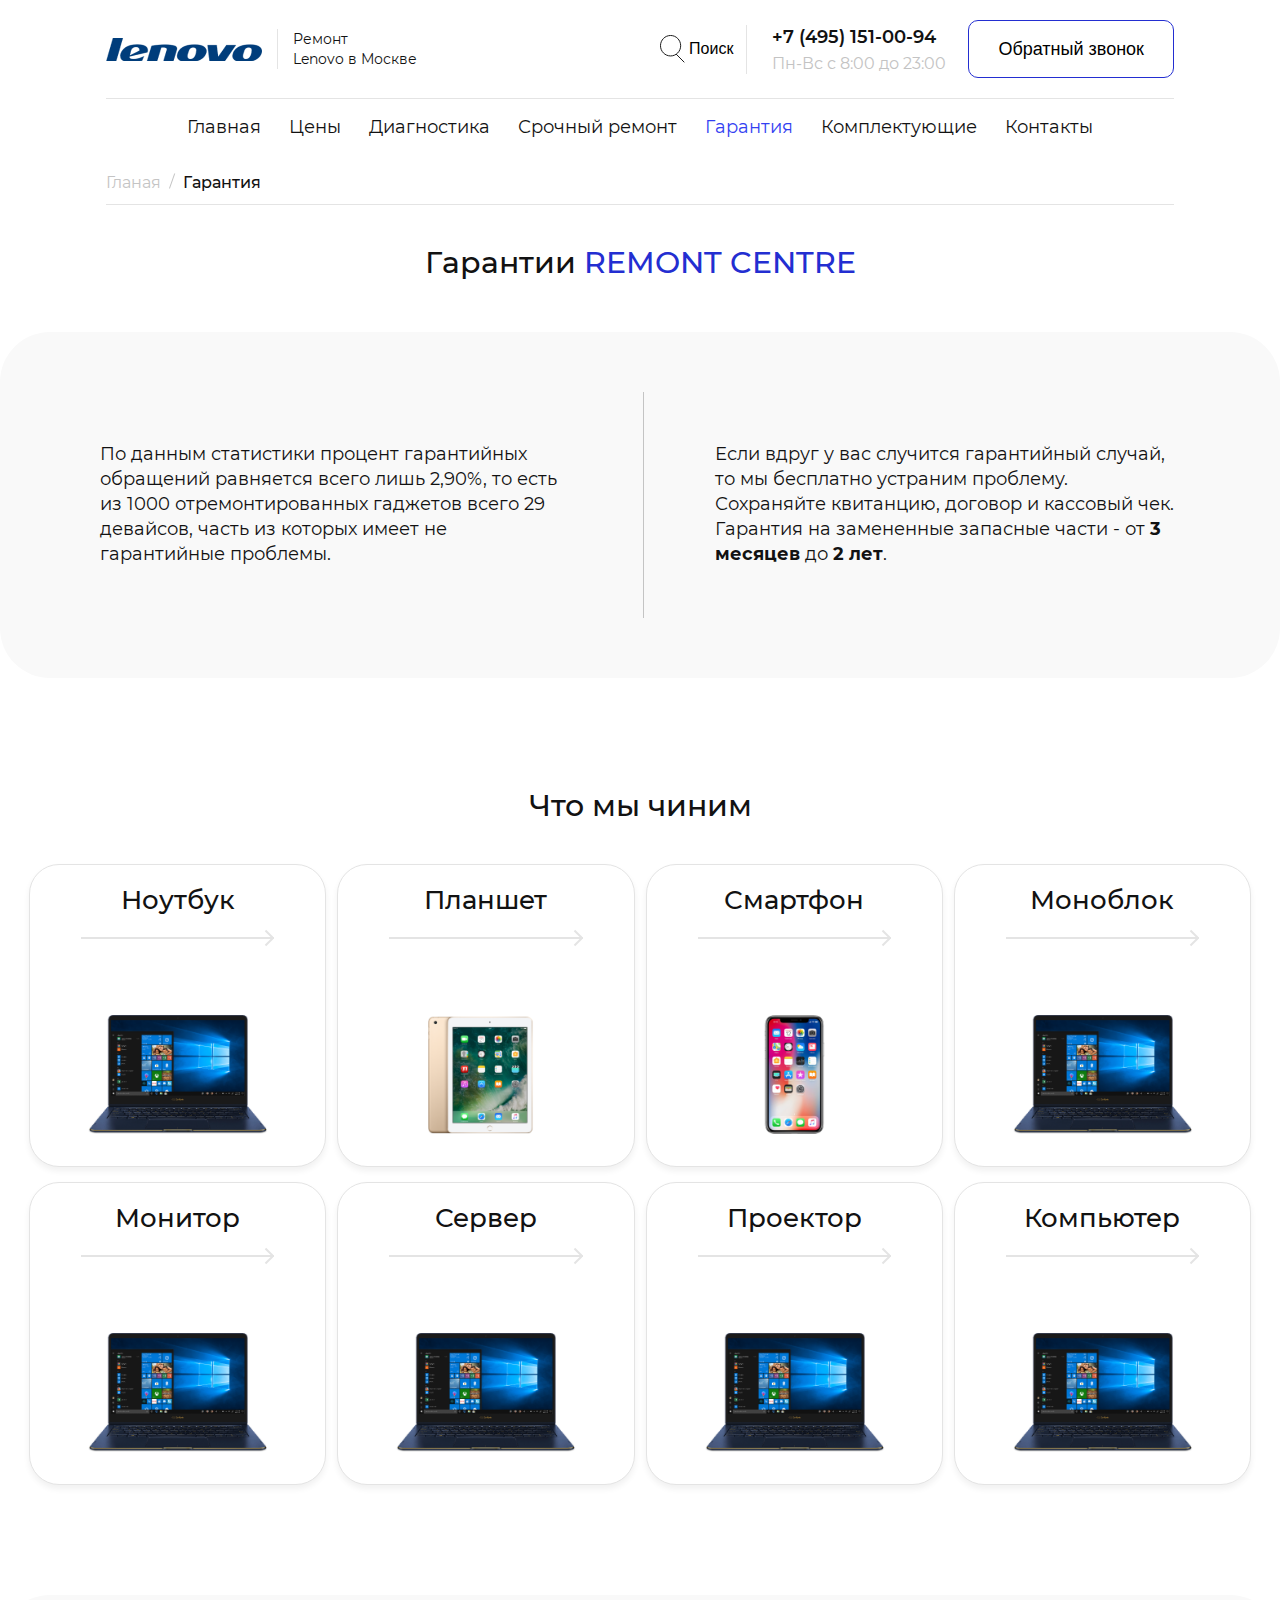
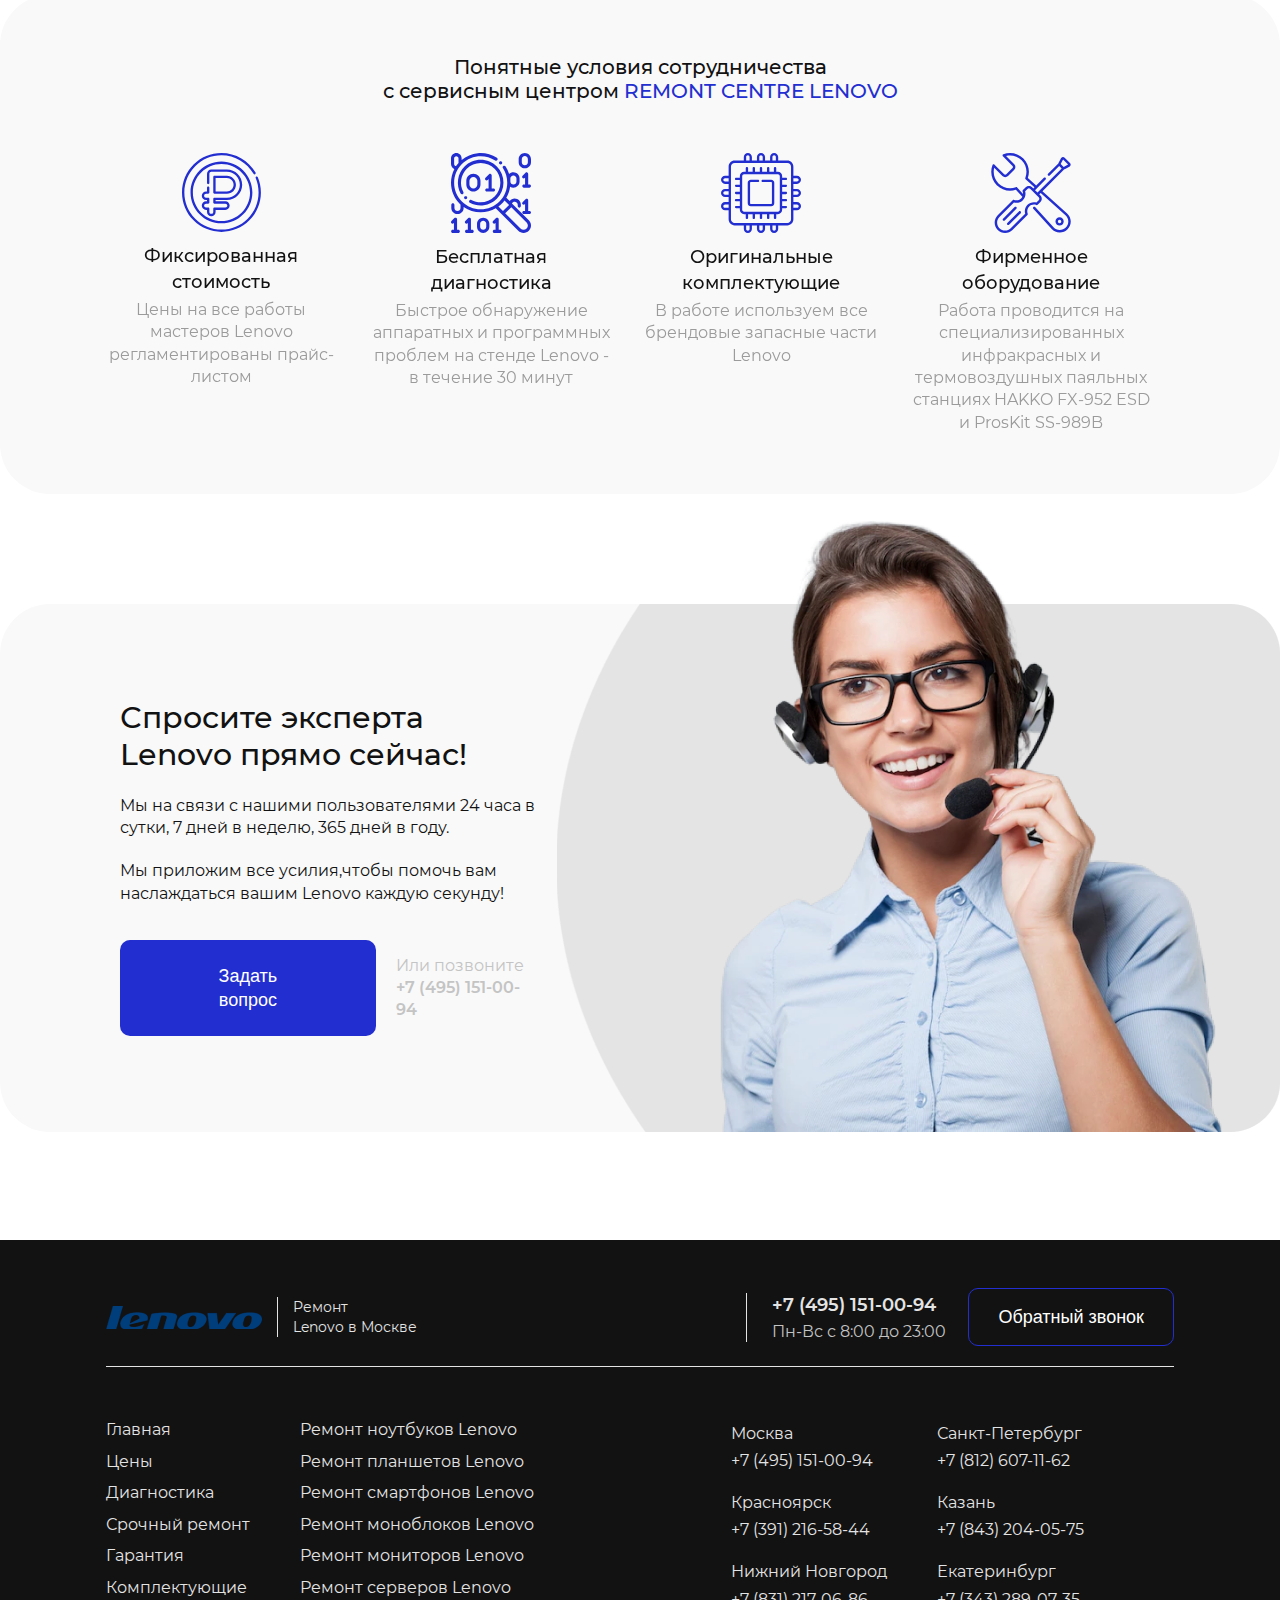
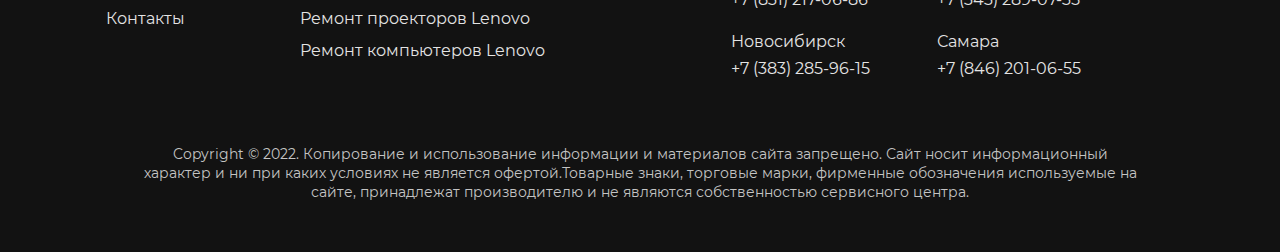
<file: warranty.html>
<!--Гарантия-->
<!DOCTYPE html>
<html lang="ru">
<head>
    <meta charset="UTF-8">
    <meta http-equiv="X-UA-Compatible" content="IE=edge">
    <meta name="viewport" content="width=device-width, initial-scale=1.0">
    <link rel="apple-touch-icon" sizes="76x76" href="favicon/apple-touch-icon.png">
    <link rel="icon" type="image/png" sizes="32x32" href="favicon/favicon-32x32.png">
    <link rel="icon" type="image/png" sizes="16x16" href="favicon/favicon-16x16.png">
    <link rel="manifest" href="favicon/site.webmanifest">
    <meta name="msapplication-TileColor" content="#da532c">
    <meta name="theme-color" content="#ffffff">
    <link rel="stylesheet" href="font/stylesheet.css">
    <link rel="stylesheet" href="styles/style.css">
    <title>Ремонт Lenovo в Москве</title>
</head>
<body>
    <header class="header">
        <div class="header__block">        
            <div class="container">
                <div class="header__visible">
                    <div class="header__up">
                        <div class="header__left">
                            <a class="header__logo" href="#">
                                <div class="header__image">
                                    <img src="img/logo.png" alt="Логотип" class="header__img">
                                </div>
                            </a>
                            <div class="header__type">
                                <p class="header__text">Ремонт<br>Lenovo в Москве</p>
                            </div>
                        </div>
                        <div class="header__right">
                            <div class="header__search">
                                <button class="button button__search js-look">
                                    <div class="button__icon">
                                        <img src="img/icon/search.svg" class="button__img" alt="иконка поиска">
                                    </div>
                                    <p class="header__button">Поиск</p>
                                </button>
                            </div>
                            <div class="header__contact">
                                <div class="header__info">
                                    <div>
                                        <a class="header__phone" href="+74951510094">+7 (495) 151-00-94</a>
                                    </div>
                                    <div>
                                        <p class="header__time">Пн-Вс с 8:00 до 23:00</p>
                                    </div>
                                </div>
                                <div>
                                    <button class="button button__header js-popup-open">Обратный звонок</button>
                                </div>
                            </div>
                            <div class="header__menu">
                                <img src="img/icon/burger.svg" alt="иконка для открытия меню" class="header__burger js-burger">
                            </div>
                        </div>
                    </div>
                    <div class="header__down">
                        <div class="header__opacity">
                            <div class="header__carte">
                                <img src="img/icon/cross-burger.svg" alt="иконка для открытия меню" class="header__x js-cross">
                            </div>
                            <ul class="header__list">
                                <li class="header__roster">
                                    <a class="header__link">Главная</a>
                                </li>
                                <li class="header__roster">
                                    <a class="header__link" href="#">Цены</a>
                                </li>
                                <li class="header__roster">
                                    <a class="header__link" href="#">Диагностика</a>
                                </li>
                                <li class="header__roster">
                                    <a class="header__link" href="#">Срочный ремонт</a>
                                </li>
                                <li class="header__roster">
                                    <a class="header__link header__link_disabled" href="#">Гарантия</a>
                                </li>
                                <li class="header__roster">
                                    <a class="header__link" href="#">Комплектующие</a>
                                </li>
                                <li class="header__roster">
                                    <a class=" header__link" href="#">Контакты</a>
                                </li>
                            </ul>
                            <div class="header__contacts">
                                <div class="header__info">
                                    <div>
                                        <a class="header__phone" href="+74951510094">+7 (495) 151-00-94</a>
                                    </div>
                                    <div>
                                        <p class="header__time">Пн-Вс с 8:00 до 23:00</p>
                                    </div>
                                </div>
                                <div>
                                    <button class="button button__header js-popup-open">Обратный звонок</button>
                                </div>
                                <p class="header__address">107113, Москва,<br>Русаковская улица, 31</p>
                            </div>
                        </div>
                    </div>
                </div>
            </div>
            <div class="header__look">
                <div class="container">
                    <div class="header__box">
                        <input id="search" name="search" type="text" class="input input__look" data-toggle="hideseek" data-list="body" placeholder="Что у вас сломалось?">
                        <div class="header__unit">
                            <img src="img/icon/cross-big.svg" class="header__cross js-hide" alt="крестик закрытия формы">
                        </div>
                    </div>
                </div>
            </div>
        </div>
    </header>
    <section class="breadcrumbs">
        <div class="container">
            <div class="breadcrumbs__block">
                <div>
                    <a href="/" class="breadcrumbs__main">Гланая</a>
                </div>
                <div class="breadcrumbs__streak">
                    <img src="img/icon/streak.svg" alt="штрих">
                </div>
                <div>
                    <p class="breadcrumbs__page">Гарантия</p>
                </div>
            </div>
        </div>
    </section>
    <section class="warranty">
        <div class="container">
            <h2 class="warranty__title">Гарантии <span class="warranty__title_blue">REMONT CENTRE</span></h2>
            <div class="warranty__block">
                <div class="warranty__card">
                    <p class="warranty__text">По данным статистики процент гарантийных обращений равняется всего лишь 2,90%, то есть из 1000 отремонтированных гаджетов всего 29 девайсов, часть из которых имеет не гарантийные проблемы.</p>
                </div>
                <div class="warranty__card">
                    <p class="warranty__text">Если вдруг у вас случится гарантийный случай, то мы бесплатно устраним проблему. Сохраняйте квитанцию, договор и кассовый чек. Гарантия на замененные запасные части - от <b>3 месяцев</b> до <b>2 лет</b>.</p>
                </div>
            </div>
        </div>
    </section>
    <section class="fixing">
        <div class="container">
            <h2 class="fixing__title">Что мы чиним</h2>
            <div class="fixing__block">
                <div class="fixing__product">
                    <a class="fixing__card" href="#">
                        <h3 class="fixing__subtitle">Ноутбук</h3>
                        <div class="fixing__arrow"></div>
                        <div class="fixing__picture">
                            <img src="img/laptop-mini.png" alt="Ноутбук" class="fixing__img">
                        </div>
                    </a>
                    <a class="fixing__card" href="#">
                        <h3 class="fixing__subtitle">Планшет</h3>
                        <div class="fixing__arrow"></div>
                        <div class="fixing__picture">
                            <img src="img/tablet.png" alt="Планшет" class="fixing__img">
                        </div>
                    </a>
                    <a class="fixing__card" href="#">
                        <h3 class="fixing__subtitle">Смартфон</h3>
                        <div class="fixing__arrow"></div>
                        <div class="fixing__picture">
                            <img src="img/smartphone.png" alt="Смартфон" class="fixing__img">
                        </div>
                    </a>
                    <a class="fixing__card" href="#">
                        <h3 class="fixing__subtitle">Моноблок</h3>
                        <div class="fixing__arrow"></div>
                        <div class="fixing__picture">
                            <img src="img/laptop-mini.png" alt="оноблок" class="fixing__img">
                        </div>
                    </a>
                    <a class="fixing__card" href="#">
                        <h3 class="fixing__subtitle">Монитор</h3>
                        <div class="fixing__arrow"></div>
                        <div class="fixing__picture">
                            <img src="img/laptop-mini.png" alt="Монитор" class="fixing__img">
                        </div>
                    </a>
                    <a class="fixing__card" href="#">
                        <h3 class="fixing__subtitle">Сервер</h3>
                        <div class="fixing__arrow"></div>
                        <div class="fixing__picture">
                            <img src="img/laptop-mini.png" alt="Сервер" class="fixing__img">
                        </div>
                    </a>
                    <a class="fixing__card" href="#">
                        <h3 class="fixing__subtitle">Проектор</h3>
                        <div class="fixing__arrow"></div>
                        <div class="fixing__picture">
                            <img src="img/laptop-mini.png" alt="Проектор" class="fixing__img">
                        </div>
                    </a>
                    <a class="fixing__card" href="#">
                        <h3 class="fixing__subtitle">Компьютер</h3>
                        <div class="fixing__arrow"></div>
                        <div class="fixing__picture">
                            <img src="img/laptop-mini.png" alt="Компьютер" class="fixing__img">
                        </div>
                    </a>
                </div>
            </div>
        </div>
    </section>
    <section class="benefit benefit_padding">
        <div class="container">
            <div class="benefit__block benefit__block_gray">
                <h2 class="benefit__heading benefit__heading_visible">Понятные условия сотрудничества<br>с сервисным центром <span class="benefit__heading_blue">Remont Centre Lenovo</span></h2>
                <div class="benefit__slider">
                    <div class="benefit__card">
                        <img src="img/icon/ruble.svg" alt="иконка рубля">
                        <p class="benefit__title">Фиксированная<br>стоимость</p>
                        <p class="benefit__subtitle">Цены на все работы мастеров Lenovo регламентированы прайс-листом</p>
                    </div>
                    <div class="benefit__card">
                        <img src="img/icon/digital-search.svg" alt="иконка рубля">
                        <p class="benefit__title">Бесплатная<br>диагностика</p>
                        <p class="benefit__subtitle">Быстрое обнаружение аппаратных и программных проблем на стенде Lenovo - в течение 30 минут</p>
                    </div>
                    <div class="benefit__card">
                        <img src="img/icon/processor.svg" alt="иконка рубля">
                        <p class="benefit__title">Оригинальные<br>комплектующие</p>
                        <p class="benefit__subtitle">В работе используем все брендовые запасные части Lenovo</p>
                    </div>
                    <div class="benefit__card">
                        <img src="img/icon/instument.svg" alt="иконка рубля">
                        <p class="benefit__title">Фирменное<br>оборудование</p>
                        <p class="benefit__subtitle">Работа проводится на специализированных инфракрасных и термовоздушных паяльных станциях HAKKO FX-952 ESD и ProsKit SS-989B</p>
                    </div>
                </div>
            </div>
        </div>
    </section>
    <section class="ask ask_padding">
        <div class="container">
            <div class="ask__background">
                <div class="ask__left">
                    <h2 class="ask__title">Спросите эксперта<br>Lеnovo прямо сейчас!</h2>
                    <p class="ask__subtitle">Мы на связи с нашими пользователями 24 часа в сутки, 7 дней в неделю, 365 дней в году.</p>
                    <p class="ask__subtitle">Мы приложим все усилия,чтобы помочь вам наслаждаться вашим Lenovo каждую секунду!</p>
                    <div class="ask__info">
                        <button class="button button__main button__main_padding js-popup-open">Задать вопрос</button>
                        <div class="ask__propose">
                            <p class="ask__suggest">Или позвоните</p>
                            <a href="+74951510094" class="ask__phone">+7 (495) 151-00-94</a>
                        </div>
                    </div>
                </div>
                <div class="ask__right">

                </div>
                <div class="ask__additionally">
                    <button class="button button__main button__main_padding button__main_pushbutton js-popup-open">Задать вопрос</button>
                    <div class="ask__propose">
                        <p class="ask__suggest">Или позвоните</p>
                        <a href="+74951510094" class="ask__phone">+7 (495) 151-00-94</a>
                    </div>
                </div>
            </div>
        </div>
    </section>
    <footer class="footer">
        <div class="container">
            <div class="footer__block">
                <div class="footer__accordion">
                    <div class="footer__item">
                        <div class="footer__trigger">
                            <p class="footer__checklist">Информация</p>
                            <svg viewBox="0 0 19 10" fill="none" xmlns="http://www.w3.org/2000/svg" class="footer__arrow">
                                <path d="M1 0.75L9.5 9.25L18 0.75" stroke-linecap="round" stroke-linejoin="round"/>
                            </svg>
                        </div>
                        <div class="footer__content">
                            <ul class="footer__list">
                                <li class="footer__ref">
                                    <a href="#" class="footer__link">Главная</a>
                                </li>
                                <li class="footer__ref">
                                    <a href="#" class="footer__link">Цены</a>
                                </li>
                                <li class="footer__ref">
                                    <a href="#" class="footer__link">Диагностика</a>
                                </li>
                                <li class="footer__ref">
                                    <a href="#" class="footer__link">Срочный ремонт</a>
                                </li>
                                <li class="footer__ref">
                                    <a href="#" class="footer__link">Гарантия</a>
                                </li>
                                <li class="footer__ref">
                                    <a href="#" class="footer__link">Комплектующие</a>
                                </li>
                                <li class="footer__ref">
                                    <a href="#" class="footer__link">Контакты</a>
                                </li>
                            </ul>
                        </div>
                    </div>
                    <div class="footer__item">
                        <div class="footer__trigger">
                            <p class="footer__checklist">Ремонт</p>
                            <svg viewBox="0 0 19 10" fill="none" xmlns="http://www.w3.org/2000/svg" class="footer__arrow">
                                <path d="M1 0.75L9.5 9.25L18 0.75" stroke-linecap="round" stroke-linejoin="round"/>
                            </svg>
                        </div>
                        <div class="footer__content">
                            <ul class="footer__list">
                                <li class="footer__ref">
                                    <a href="#" class="footer__link">Ремонт ноутбуков Lenovo</a>
                                </li>
                                <li class="footer__ref">
                                    <a href="#" class="footer__link">Ремонт планшетов Lenovo</a>
                                </li>
                                <li class="footer__ref">
                                    <a href="#" class="footer__link">Ремонт смартфонов Lenovo</a>
                                </li>
                                <li class="footer__ref">
                                    <a href="#" class="footer__link">Ремонт моноблоков Lenovo</a>
                                </li>
                                <li class="footer__ref">
                                    <a href="#" class="footer__link">Ремонт мониторов Lenovo</a>
                                </li>
                                <li class="footer__ref">
                                    <a href="#" class="footer__link">Ремонт серверов Lenovo</a>
                                </li>
                                <li class="footer__ref">
                                    <a href="#" class="footer__link">Ремонт проекторов Lenovo</a>
                                </li>
                                <li class="footer__ref">
                                    <a href="#" class="footer__link">Ремонт компьютеров Lenovo</a>
                                </li>
                            </ul>
                        </div>
                    </div>
                    <div class="footer__item">
                        <div class="footer__trigger footer__trigger_none">
                            <p class="footer__checklist">Города</p>
                            <svg viewBox="0 0 19 10" fill="none" xmlns="http://www.w3.org/2000/svg" class="footer__arrow">
                                <path d="M1 0.75L9.5 9.25L18 0.75" stroke-linecap="round" stroke-linejoin="round"/>
                            </svg>
                        </div>
                        <div class="footer__content">
                            <ul class="footer__list">
                                <li class="footer__ref footer__ref_padding">
                                    <a href="#" class="footer__link footer__link_line">Москва<br>+7 (495) 151-00-94</a>
                                </li>
                                <li class="footer__ref footer__ref_padding">
                                    <a href="#" class="footer__link footer__link_line">Красноярск<br>+7 (391) 216-58-44</a>
                                </li>
                                <li class="footer__ref footer__ref_padding">
                                    <a href="#" class="footer__link footer__link_line">Нижний Новгород<br>+7 (831) 217-06-86</a>
                                </li>
                                <li class="footer__ref footer__ref_padding">
                                    <a href="#" class="footer__link footer__link_line">Новосибирск<br>+7 (383) 285-96-15</a>
                                </li>
                                <li class="footer__ref footer__ref_padding">
                                    <a href="#" class="footer__link footer__link_line">Санкт-Петербург<br>+7 (812) 607-11-62</a>
                                </li>
                                <li class="footer__ref footer__ref_padding">
                                    <a href="#" class="footer__link footer__link_line">Казань<br>+7 (843) 204-05-75</a>
                                </li>
                                <li class="footer__ref footer__ref_padding">
                                    <a href="#" class="footer__link footer__link_line">Екатеринбург<br>+7 (343) 289-07-35</a>
                                </li>
                                <li class="footer__ref footer__ref_padding">
                                    <a href="#" class="footer__link footer__link_line">Самара<br>+7 (846) 201-06-55</a>
                                </li>
                            </ul>
                        </div>
                    </div>
                </div>
                <div class="footer__up">
                    <div class="footer__left">
                        <a class="footer__logo" href="#">
                            <div class="footer__image">
                                <img src="img/logo.png" alt="Логотип" class="footer__img">
                            </div>
                        </a>
                        <div class="footer__type">
                            <p class="footer__text">Ремонт<br>Lenovo в Москве</p>
                        </div>
                    </div>
                    <div class="footer__right">
                        <div class="footer__contact">
                            <div class="footer__info">
                                <div>
                                    <a class="footer__phone" href="+74951510094">+7 (495) 151-00-94</a>
                                </div>
                                <div>
                                    <p class="footer__time">Пн-Вс с 8:00 до 23:00</p>
                                </div>
                            </div>
                            <div>
                                <button class="button button__header button__footer js-popup-open">Обратный звонок</button>
                            </div>
                        </div>
                    </div>
                </div>
                <div class="footer__middle">
                    <div class="footer__leftward">
                        <ul class="footer__list">
                            <li class="footer__ref">
                                <a href="#" class="footer__link">Главная</a>
                            </li>
                            <li class="footer__ref">
                                <a href="#" class="footer__link">Цены</a>
                            </li>
                            <li class="footer__ref">
                                <a href="#" class="footer__link">Диагностика</a>
                            </li>
                            <li class="footer__ref">
                                <a href="#" class="footer__link">Срочный ремонт</a>
                            </li>
                            <li class="footer__ref">
                                <a href="#" class="footer__link">Гарантия</a>
                            </li>
                            <li class="footer__ref">
                                <a href="#" class="footer__link">Комплектующие</a>
                            </li>
                            <li class="footer__ref">
                                <a href="#" class="footer__link">Контакты</a>
                            </li>
                        </ul>
                        <ul class="footer__list">
                            <li class="footer__ref">
                                <a href="#" class="footer__link">Ремонт ноутбуков Lenovo</a>
                            </li>
                            <li class="footer__ref">
                                <a href="#" class="footer__link">Ремонт планшетов Lenovo</a>
                            </li>
                            <li class="footer__ref">
                                <a href="#" class="footer__link">Ремонт смартфонов Lenovo</a>
                            </li>
                            <li class="footer__ref">
                                <a href="#" class="footer__link">Ремонт моноблоков Lenovo</a>
                            </li>
                            <li class="footer__ref">
                                <a href="#" class="footer__link">Ремонт мониторов Lenovo</a>
                            </li>
                            <li class="footer__ref">
                                <a href="#" class="footer__link">Ремонт серверов Lenovo</a>
                            </li>
                            <li class="footer__ref">
                                <a href="#" class="footer__link">Ремонт проекторов Lenovo</a>
                            </li>
                            <li class="footer__ref">
                                <a href="#" class="footer__link">Ремонт компьютеров Lenovo</a>
                            </li>
                        </ul>
                    </div>
                    <div class="footer__rightward">
                        <ul class="footer__list">
                            <li class="footer__ref footer__ref_padding">
                                <a href="#" class="footer__link footer__link_line">Москва<br>+7 (495) 151-00-94</a>
                            </li>
                            <li class="footer__ref footer__ref_padding">
                                <a href="#" class="footer__link footer__link_line">Красноярск<br>+7 (391) 216-58-44</a>
                            </li>
                            <li class="footer__ref footer__ref_padding">
                                <a href="#" class="footer__link footer__link_line">Нижний Новгород<br>+7 (831) 217-06-86</a>
                            </li>
                            <li class="footer__ref footer__ref_padding">
                                <a href="#" class="footer__link footer__link_line">Новосибирск<br>+7 (383) 285-96-15</a>
                            </li>
                        </ul>
                        <ul class="footer__list">
                            <li class="footer__ref footer__ref_padding">
                                <a href="#" class="footer__link footer__link_line">Санкт-Петербург<br>+7 (812) 607-11-62</a>
                            </li>
                            <li class="footer__ref footer__ref_padding">
                                <a href="#" class="footer__link footer__link_line">Казань<br>+7 (843) 204-05-75</a>
                            </li>
                            <li class="footer__ref footer__ref_padding">
                                <a href="#" class="footer__link footer__link_line">Екатеринбург<br>+7 (343) 289-07-35</a>
                            </li>
                            <li class="footer__ref footer__ref_padding">
                                <a href="#" class="footer__link footer__link_line">Самара<br>+7 (846) 201-06-55</a>
                            </li>
                        </ul>
                    </div>
                </div>
                <div class="footer__down">
                    <p class="footer__copyright">Copyright © 2022. Копирование и использование информации и материалов сайта запрещено. Сайт носит информационный характер и ни при каких условиях не является офертой.Товарные знаки, торговые марки, фирменные обозначения используемые на сайте, принадлежат производителю и не являются собственностью сервисного центра.</p>
                </div>
            </div>
        </div>
    </footer>
    <div class="popup">
        <div class="popup__block">
            <a class="popup__cross popup__cross_none js-popup-close" href="#">
                <img src="img/icon/cross.svg" alt="крестик для закрятия popup">
            </a>
                <p class="popup__title">Запишитесь на ремонт</p>
                <p class="popup__subtitle">И мы свяжемся с вами<br>в течение 3 минут!</p>
                <form class="popup__form">
                    <input class="input" type="text" name="name" placeholder="Ваше имя">
                    <input class="input js-phone" type="tel" name="phone" placeholder="+7 (___) ___-__-__">
                    <select class="select" name="select">
                        <option value="">Тип устройства</option>
                        <option value="laptop">Ноутбук</option>
                        <option value="smartphone">Смартфон</option>
                        <option value="screen">Монитор</option>
                        <option value="tablet">Планшет</option>
                        <option value="monoblock">Моноблок</option>
                        <option value="projector">Проектор</option>
                    </select>
                </form>
                <div class="popup__button">
                    <button class="button button__popup js-popup-send">Отправить</button>
                </div>
                <p class="popup__small">отправляя заявку вы даете согласие<br>на обработку персональных данных</p>
        </div>
    </div>
    <div class="popup_good">
        <div class="popup__block popup__block_good">
            <a class="popup__cross js-popup-close" href="#">
                <img src="img/icon/cross.svg" alt="крестик для закрятия popup">
            </a>
                <div class="popup__circle popup__circle_blue">
                    <img src="img/icon/check-mark.svg" alt="Галочка, подтверждающая удачную отправку вашего запроса">
                </div>
                <p class="popup__title">Ваши данные<br>успешно отправлены</p>
                <p class="popup__subtitle popup__subtitle_padding">Заявка принята, ожидайте звонка менеджера</p>
        </div>
    </div>
    <div class="popup_bad">
        <div class="popup__block popup__block_good">
            <a class="popup__cross js-popup-close" href="#">
                <img src="img/icon/cross.svg" alt="крестик для закрятия popup">
            </a>
                <div class="popup__circle popup__circle_red">
                    <img src="img/icon/cross-big.svg" alt="Крест, который говорит, что что-то пошло не так">
                </div>
                <p class="popup__title">Ошибка</p>
                <p class="popup__subtitle popup__subtitle_padding">Неверно введены данные,<br>попробуйте снова</p>
        </div>
    </div>
    <script src="script/jQuery-3.6.1.js"></script>
    <script src="script/jquery.maskedinput.min.js"></script>
    <script src="script/jquery.hideseek.min.js"></script>
    <script src="script/slick.min.js"></script>
    <script src="script/script.js"></script>
</body>
</html>
</file>
<file: font/stylesheet.css>
@font-face {
    font-family: 'Montserrat';
    src: url('Montserrat-ExtraLight.eot');
    src: local('Montserrat ExtraLight'), local('Montserrat-ExtraLight'),
        url('Montserrat-ExtraLight.eot?#iefix') format('embedded-opentype'),
        url('Montserrat-ExtraLight.woff2') format('woff2'),
        url('Montserrat-ExtraLight.woff') format('woff'),
        url('Montserrat-ExtraLight.ttf') format('truetype');
    font-weight: 200;
    font-style: normal;
}

@font-face {
    font-family: 'Montserrat';
    src: url('Montserrat-MediumItalic.eot');
    src: local('Montserrat Medium Italic'), local('Montserrat-MediumItalic'),
        url('Montserrat-MediumItalic.eot?#iefix') format('embedded-opentype'),
        url('Montserrat-MediumItalic.woff2') format('woff2'),
        url('Montserrat-MediumItalic.woff') format('woff'),
        url('Montserrat-MediumItalic.ttf') format('truetype');
    font-weight: 500;
    font-style: italic;
}

@font-face {
    font-family: 'Montserrat';
    src: url('Montserrat-Italic.eot');
    src: local('Montserrat Italic'), local('Montserrat-Italic'),
        url('Montserrat-Italic.eot?#iefix') format('embedded-opentype'),
        url('Montserrat-Italic.woff2') format('woff2'),
        url('Montserrat-Italic.woff') format('woff'),
        url('Montserrat-Italic.ttf') format('truetype');
    font-weight: normal;
    font-style: italic;
}

@font-face {
    font-family: 'Montserrat';
    src: url('Montserrat-Regular.eot');
    src: local('Montserrat Regular'), local('Montserrat-Regular'),
        url('Montserrat-Regular.eot?#iefix') format('embedded-opentype'),
        url('Montserrat-Regular.woff2') format('woff2'),
        url('Montserrat-Regular.woff') format('woff'),
        url('Montserrat-Regular.ttf') format('truetype');
    font-weight: normal;
    font-style: normal;
}

@font-face {
    font-family: 'Montserrat';
    src: url('Montserrat-ThinItalic.eot');
    src: local('Montserrat Thin Italic'), local('Montserrat-ThinItalic'),
        url('Montserrat-ThinItalic.eot?#iefix') format('embedded-opentype'),
        url('Montserrat-ThinItalic.woff2') format('woff2'),
        url('Montserrat-ThinItalic.woff') format('woff'),
        url('Montserrat-ThinItalic.ttf') format('truetype');
    font-weight: 100;
    font-style: italic;
}

@font-face {
    font-family: 'Montserrat';
    src: url('Montserrat-Bold.eot');
    src: local('Montserrat Bold'), local('Montserrat-Bold'),
        url('Montserrat-Bold.eot?#iefix') format('embedded-opentype'),
        url('Montserrat-Bold.woff2') format('woff2'),
        url('Montserrat-Bold.woff') format('woff'),
        url('Montserrat-Bold.ttf') format('truetype');
    font-weight: bold;
    font-style: normal;
}

@font-face {
    font-family: 'Montserrat';
    src: url('Montserrat-Light.eot');
    src: local('Montserrat Light'), local('Montserrat-Light'),
        url('Montserrat-Light.eot?#iefix') format('embedded-opentype'),
        url('Montserrat-Light.woff2') format('woff2'),
        url('Montserrat-Light.woff') format('woff'),
        url('Montserrat-Light.ttf') format('truetype');
    font-weight: 300;
    font-style: normal;
}

@font-face {
    font-family: 'Montserrat';
    src: url('Montserrat-Black.eot');
    src: local('Montserrat Black'), local('Montserrat-Black'),
        url('Montserrat-Black.eot?#iefix') format('embedded-opentype'),
        url('Montserrat-Black.woff2') format('woff2'),
        url('Montserrat-Black.woff') format('woff'),
        url('Montserrat-Black.ttf') format('truetype');
    font-weight: 900;
    font-style: normal;
}

@font-face {
    font-family: 'Montserrat';
    src: url('Montserrat-Medium.eot');
    src: local('Montserrat Medium'), local('Montserrat-Medium'),
        url('Montserrat-Medium.eot?#iefix') format('embedded-opentype'),
        url('Montserrat-Medium.woff2') format('woff2'),
        url('Montserrat-Medium.woff') format('woff'),
        url('Montserrat-Medium.ttf') format('truetype');
    font-weight: 500;
    font-style: normal;
}

@font-face {
    font-family: 'Montserrat';
    src: url('Montserrat-ExtraLightItalic.eot');
    src: local('Montserrat ExtraLight Italic'), local('Montserrat-ExtraLightItalic'),
        url('Montserrat-ExtraLightItalic.eot?#iefix') format('embedded-opentype'),
        url('Montserrat-ExtraLightItalic.woff2') format('woff2'),
        url('Montserrat-ExtraLightItalic.woff') format('woff'),
        url('Montserrat-ExtraLightItalic.ttf') format('truetype');
    font-weight: 200;
    font-style: italic;
}

@font-face {
    font-family: 'Montserrat';
    src: url('Montserrat-BlackItalic.eot');
    src: local('Montserrat Black Italic'), local('Montserrat-BlackItalic'),
        url('Montserrat-BlackItalic.eot?#iefix') format('embedded-opentype'),
        url('Montserrat-BlackItalic.woff2') format('woff2'),
        url('Montserrat-BlackItalic.woff') format('woff'),
        url('Montserrat-BlackItalic.ttf') format('truetype');
    font-weight: 900;
    font-style: italic;
}

@font-face {
    font-family: 'Montserrat';
    src: url('Montserrat-ExtraBoldItalic.eot');
    src: local('Montserrat ExtraBold Italic'), local('Montserrat-ExtraBoldItalic'),
        url('Montserrat-ExtraBoldItalic.eot?#iefix') format('embedded-opentype'),
        url('Montserrat-ExtraBoldItalic.woff2') format('woff2'),
        url('Montserrat-ExtraBoldItalic.woff') format('woff'),
        url('Montserrat-ExtraBoldItalic.ttf') format('truetype');
    font-weight: 800;
    font-style: italic;
}

@font-face {
    font-family: 'Montserrat';
    src: url('Montserrat-SemiBoldItalic.eot');
    src: local('Montserrat SemiBold Italic'), local('Montserrat-SemiBoldItalic'),
        url('Montserrat-SemiBoldItalic.eot?#iefix') format('embedded-opentype'),
        url('Montserrat-SemiBoldItalic.woff2') format('woff2'),
        url('Montserrat-SemiBoldItalic.woff') format('woff'),
        url('Montserrat-SemiBoldItalic.ttf') format('truetype');
    font-weight: 600;
    font-style: italic;
}

@font-face {
    font-family: 'Montserrat';
    src: url('Montserrat-ExtraBold.eot');
    src: local('Montserrat ExtraBold'), local('Montserrat-ExtraBold'),
        url('Montserrat-ExtraBold.eot?#iefix') format('embedded-opentype'),
        url('Montserrat-ExtraBold.woff2') format('woff2'),
        url('Montserrat-ExtraBold.woff') format('woff'),
        url('Montserrat-ExtraBold.ttf') format('truetype');
    font-weight: 800;
    font-style: normal;
}

@font-face {
    font-family: 'Montserrat';
    src: url('Montserrat-BoldItalic.eot');
    src: local('Montserrat Bold Italic'), local('Montserrat-BoldItalic'),
        url('Montserrat-BoldItalic.eot?#iefix') format('embedded-opentype'),
        url('Montserrat-BoldItalic.woff2') format('woff2'),
        url('Montserrat-BoldItalic.woff') format('woff'),
        url('Montserrat-BoldItalic.ttf') format('truetype');
    font-weight: bold;
    font-style: italic;
}

@font-face {
    font-family: 'Montserrat';
    src: url('Montserrat-LightItalic.eot');
    src: local('Montserrat Light Italic'), local('Montserrat-LightItalic'),
        url('Montserrat-LightItalic.eot?#iefix') format('embedded-opentype'),
        url('Montserrat-LightItalic.woff2') format('woff2'),
        url('Montserrat-LightItalic.woff') format('woff'),
        url('Montserrat-LightItalic.ttf') format('truetype');
    font-weight: 300;
    font-style: italic;
}

@font-face {
    font-family: 'Montserrat';
    src: url('Montserrat-SemiBold.eot');
    src: local('Montserrat SemiBold'), local('Montserrat-SemiBold'),
        url('Montserrat-SemiBold.eot?#iefix') format('embedded-opentype'),
        url('Montserrat-SemiBold.woff2') format('woff2'),
        url('Montserrat-SemiBold.woff') format('woff'),
        url('Montserrat-SemiBold.ttf') format('truetype');
    font-weight: 600;
    font-style: normal;
}

@font-face {
    font-family: 'Montserrat';
    src: url('Montserrat-Thin.eot');
    src: local('Montserrat Thin'), local('Montserrat-Thin'),
        url('Montserrat-Thin.eot?#iefix') format('embedded-opentype'),
        url('Montserrat-Thin.woff2') format('woff2'),
        url('Montserrat-Thin.woff') format('woff'),
        url('Montserrat-Thin.ttf') format('truetype');
    font-weight: 100;
    font-style: normal;
}
</file>
<file: styles/style.css>
@import 'block/body.css';
@import 'block/container.css';
@import 'block/button.css';
@import 'block/input.css';
@import 'block/select.css';
@import 'block/slider.css';
@import 'block/header.css';
@import 'block/breadcrumbs.css';
@import 'block/main.css';
@import 'block/second.css';
@import 'block/repairs.css';
@import 'block/warranty.css';
@import 'block/location.css';
@import 'block/typical.css';
@import 'block/price.css';
@import 'block/benefit.css';
@import 'block/conjuncture.css';
@import 'block/conditions.css';
@import 'block/fixing.css';
@import 'block/devices.css';
@import 'block/statistics.css';
@import 'block/ask.css';
@import 'block/contacts.css';
@import 'block/footer.css';
@import 'block/popup.css';
@import 'block/error.css';
</file>
